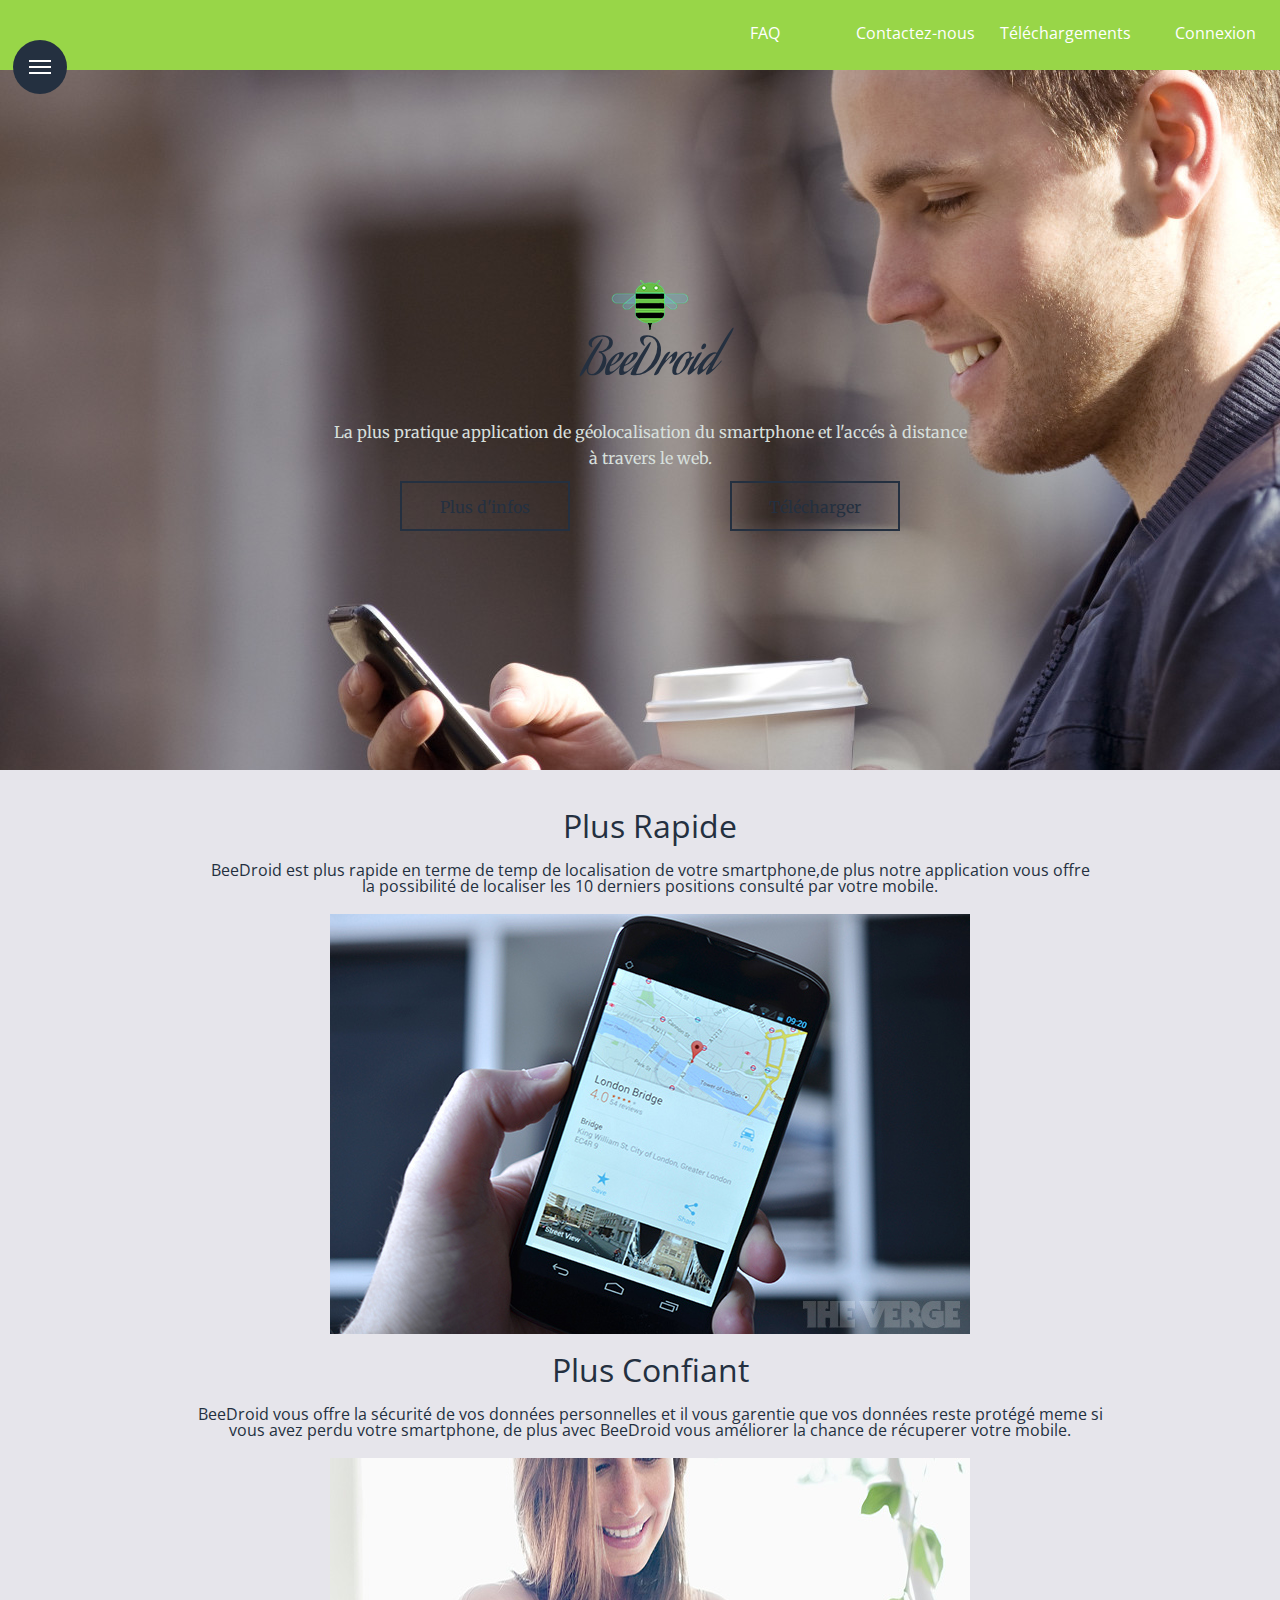
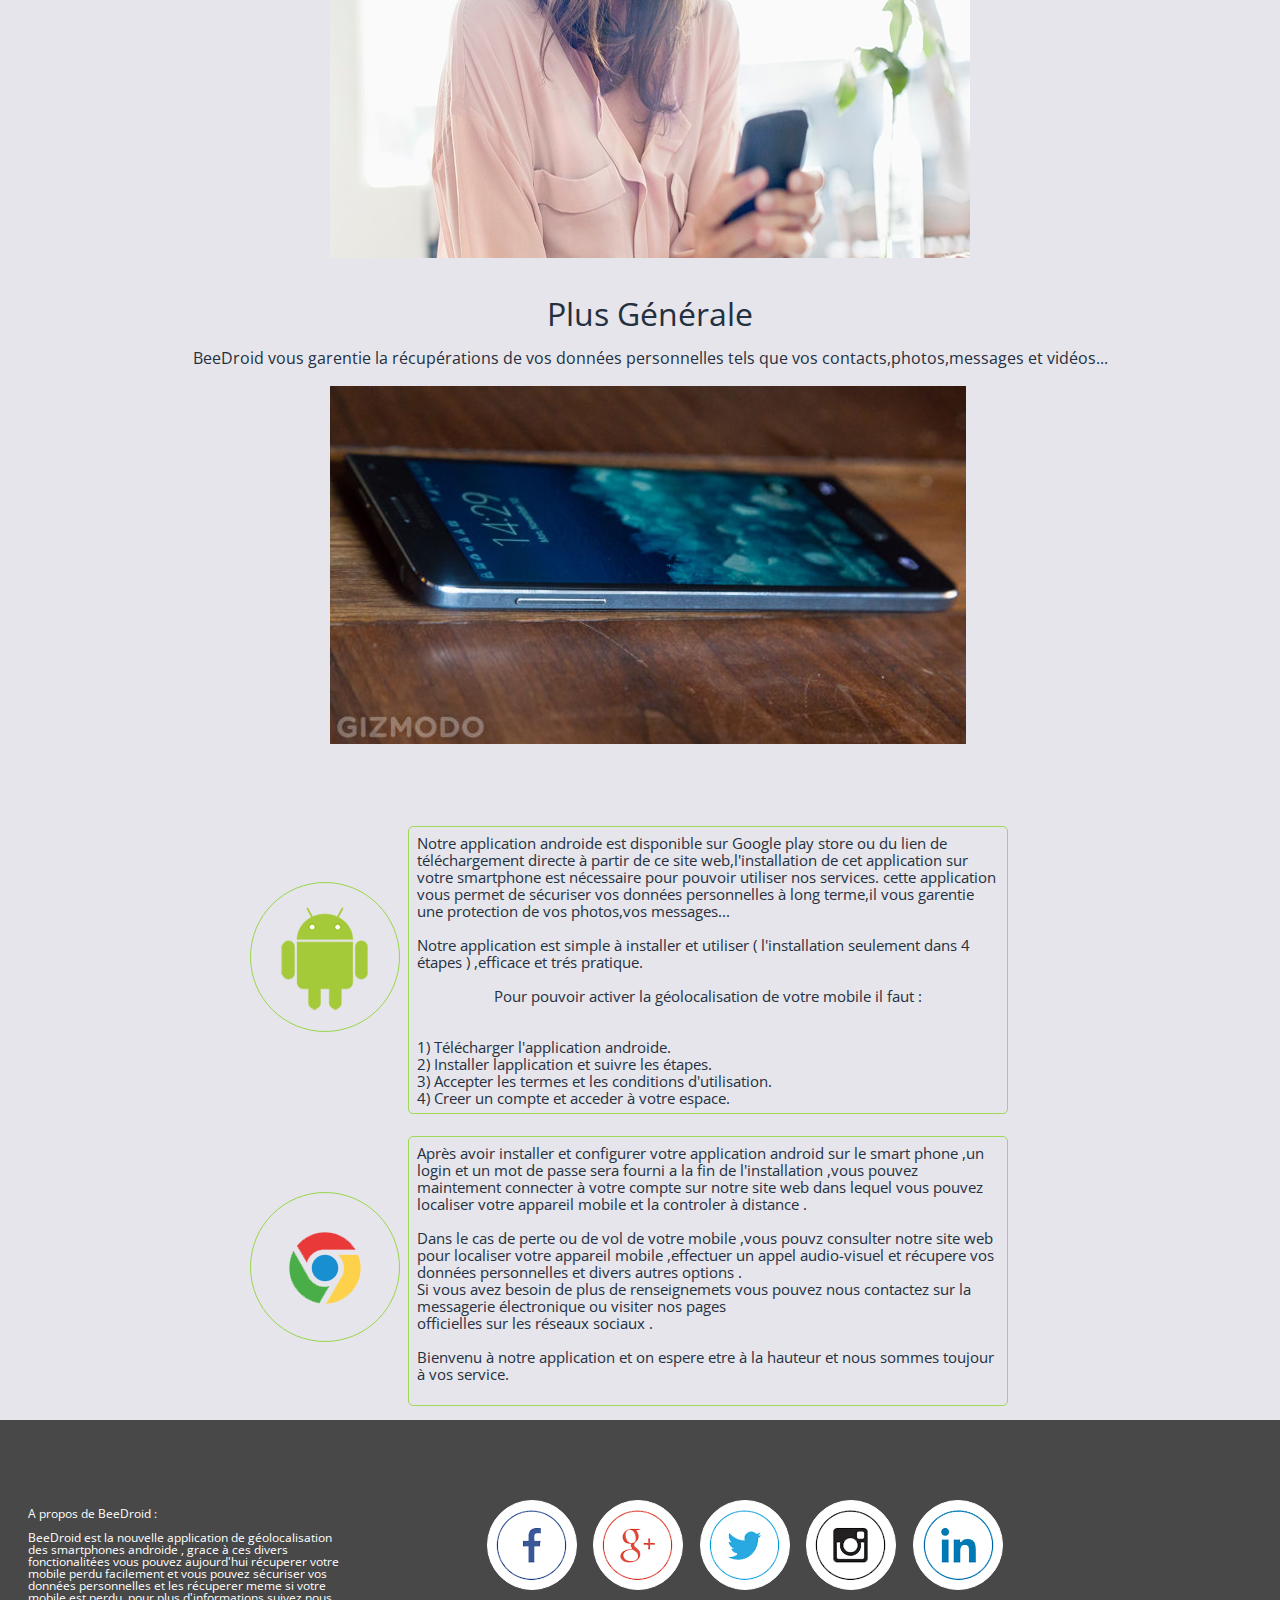
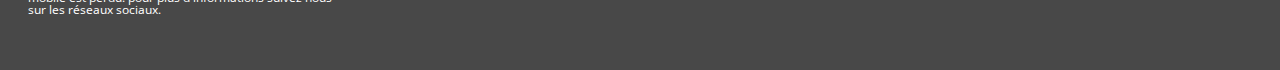
<file: BeeDroid/index.html>
<!doctype html>
<html lang="en" class="no-js">
<head>
	<meta charset="UTF-8">
	<link rel="icon" 
      type="image/ico" 
      href="favicon.ico">

	<link href='http://fonts.googleapis.com/css?family=Open+Sans:400,800,700|Merriweather:400,700' rel='stylesheet' type='text/css'>
    <link async href="http://fonts.googleapis.com/css?family=Aguafina%20Script" rel="stylesheet" type="text/css"/>
	<link rel="stylesheet" href="index/css/reset.css"> <!-- CSS reset -->
	<link rel="stylesheet" href="index/css/style.css"> <!-- Resource style -->
	<script src="index/js/modernizr.js"></script> <!-- Modernizr -->
  	<script src="http://ajax.googleapis.com/ajax/libs/jquery/1.11.2/jquery.min.js"></script>
	<title>BeeDroid | Acceuil</title>
	
	<script type="text/javascript">
	
	var main0='{"visite":"create"}';
$.getJSON("chart/graphvisitor/nbvisite.php",{visitor:main0});
 
	
	
	
	
        var coun=0;
        function fixable_btn(){
        if(coun==0){
        document.getElementById("btncontc").style.position="fixed";
         coun=1;
        }
        else{

        document.getElementById("btncontc").style.position="relative";
        coun=0;
          }
         
         }

	function aff_faq(){
	 window.open("index/FAQ/FAQ.html");
	}
	function log(){
	  document.location.href="load.php";
	}
	function contact(){
	  document.location.href="index/contact.html";
	}
	function facebook_link(){
    window.open("https://www.facebook.com/");
}
function google_link(){
    window.open("https://plus.google.com/104868417430006939754/");
}
function twitter_link(){
    window.open("https://twitter.com/?lang=fr");
}
function instagram_link(){
    window.open("https://instagram.com/");
}
function linked_in_link(){
    window.open("https://www.linkedin.com/uas/login");
}



function tel()
{

document.location.href="download/download.php";

}




	</script>
</head>
<body>
<div class="menu_top">
<a href="#" onClick="log();"><div class="elt_connect">Connexion</div></a>
<a  href="#" onClick="tel();" ><div class="elt_tele">Téléchargements</div></a>
<div class="elt_tele" onClick="contact();">Contactez-nous</div>
<a href="#" onClick="aff_faq();"><div class="elt_tele">FAQ</div></a>
<a id="btncontc" onClick="fixable_btn();" href="#cd-nav" class="cd-nav-trigger" style="float:left;">Menu 
		<span class="cd-nav-icon"></span>

		<svg x="0px" y="0px" width="54px" height="54px" viewBox="0 0 54 54">
			<circle fill="transparent" stroke="#656e79" stroke-width="1" cx="27" cy="27" r="25" stroke-dasharray="157 157" stroke-dashoffset="157"></circle>
		</svg>
	</a>
</div>



	<main style="overflow:hidden;">
		<h1><div class="logo"></div><div class="font1">BeeDroid</div></h1>

		<div style="color: #d6dfdb;text-align:center;"><p>La plus pratique application de géolocalisation du smartphone et l'accés à distance <br> à travers le web.</p></div>
		<div class="buttons_container"><div class="bouton_faq">Plus d'infos</div><div class="bouton_tele" onClick="tel();">Télécharger</div></div>
	</main>

	
	
	<div id="cd-nav" class="cd-nav" style="overflow:hidden;">
		<div class="cd-navigation-wrapper" style="overflow:hidden;">
			<div class="cd-half-block" style="overflow:hidden;">
				<h2>Acceuil</h2>

				<nav>
					<ul class="cd-primary-nav" style="overflow:hidden;">
						<li><a href="#0" class="selected">Notre groupe</a></li>
						<li><a href="#0">Nos services</a></li>
						<li><a href="#0">Nos projects</a></li>
						<li><a href="#0">Informations</a></li>
						<li><a href="#0" onClick="contact();">Contactez nous</a></li>
					</ul>
				</nav>
			</div><!-- .cd-half-block -->
			
			<div class="cd-half-block">
				<address>
					<ul class="cd-contact-info">
						<li><a href="#contact" onClick="contact();">beedroid.service@Gmail.com</a></li>
						<li>+21626346379</li>
						<li>
							<span>Rue corniche</span>
							<span>5000</span>
							<span>Monastir, Tunisie</span>
						</li>
					</ul>
				</address>
			</div> <!-- .cd-half-block -->
		</div> <!-- .cd-navigation-wrapper -->
	</div> <!-- .cd-nav -->
<script src="index/js/jquery-2.1.1.js"></script>
<script src="index/js/main.js"></script> <!-- Resource jQuery -->
<div style="width:100%;height:2500px;background:rgb(230,229,235);">
<div class="infos">

<div>
<div class="titre_p">Plus Rapide</div>
<div class="para">
BeeDroid est plus rapide en terme de temp de localisation de votre smartphone,de plus notre application vous offre <br>
la possibilité de localiser les 10 derniers positions consulté par votre mobile.
</div>
<div class="im1"></div>
</div>

<div>
<div class="titre_p">Plus Confiant</div>
<div class="para">
BeeDroid vous offre la sécurité de vos données personnelles et il vous garentie que vos données reste protégé meme si<br>
vous avez perdu votre smartphone, de plus avec BeeDroid vous améliorer la chance de récuperer votre mobile.
</div>
<div class="im2"></div>
</div>

<div>
<div class="titre_p">Plus Générale</div>
<div class="para">
BeeDroid vous garentie la récupérations de vos données personnelles tels que vos contacts,photos,messages et vidéos...
</div>
<div class="im3"></div>
</div>




<div class="and_container">
<div class="android_logo_circ"><div class="android_logo"></div></div>
<div class="android">
Notre application androide est disponible sur Google play store ou du lien de téléchargement directe à partir de ce site web,l'installation de cet application sur votre smartphone est nécessaire pour pouvoir utiliser nos services.
cette application vous permet de sécuriser vos données personnelles à long terme,il vous garentie une protection de vos photos,vos messages...<br><br>
Notre application est simple à installer et utiliser ( l'installation seulement dans 4 étapes ) ,efficace et trés pratique.<br><br>
<center>Pour pouvoir activer la géolocalisation de votre mobile il faut :</center><br><br>
1) Télécharger l'application androide.<br>
2) Installer lapplication et suivre les étapes.<br>
3) Accepter les termes et les conditions d'utilisation.<br>
4) Creer un compte et acceder à votre espace.
 

</div>


</div>

<div class="web_container">
<div class="web_logo_circ"><div class="web_logo"></div></div>
<div class="web">
Après avoir installer et configurer votre application android sur le smart phone ,un login et un mot de passe sera fourni a la fin
de l'installation ,vous pouvez maintement connecter à votre compte sur notre site web dans lequel vous pouvez localiser votre
appareil mobile et la controler à distance .<br><br>Dans le cas de perte ou de vol de votre mobile ,vous pouvz consulter notre site web 
pour localiser votre appareil mobile ,effectuer un appel audio-visuel et récupere vos données personnelles et divers autres options .<br>
Si vous avez besoin de plus de renseignemets vous pouvez nous contactez sur la messagerie électronique ou visiter nos pages<br>
officielles sur les réseaux sociaux .<br><br>
Bienvenu à notre application et on espere etre à la hauteur et nous sommes toujour à vos service.
 

</div>


</div>






</div>


<div class="footer">
<div class="bottom_div">
A propos de BeeDroid :<br> <br>
BeeDroid est la nouvelle application de géolocalisation des smartphones
androide , grace à ces divers fonctionalitées vous pouvez aujourd'hui 
récuperer votre mobile perdu facilement  et vous pouvez sécuriser vos 
données personnelles et les récuperer meme si votre mobile est perdu.
pour plus d'informations suivez nous sur les réseaux sociaux.
</div>
<div style="margin-left:450px;margin-right:auto;">
<a href="#facebook" onClick="facebook_link();"><div class="facebook_link"><div class="im_fb"></div></div></a>
<a href="#google" onClick="google_link();"><div class="google_link"><div class="im_go"></div></div></a>
<a href="#twitter"  onClick="twitter_link();"><div class="twitter_link"><div class="im_tw"></div></div></a>
<a href="#instagram" onClick="instagram_link();"><div class="linked_link"><div class="im_ins"></div></div></a>
<a href="#linkedin" onClick="linked_in_link();"><div class="insta_link"><div class="im_link"></div></div></a>
</div>

</div>
</div>
</body>
</html>
</file>
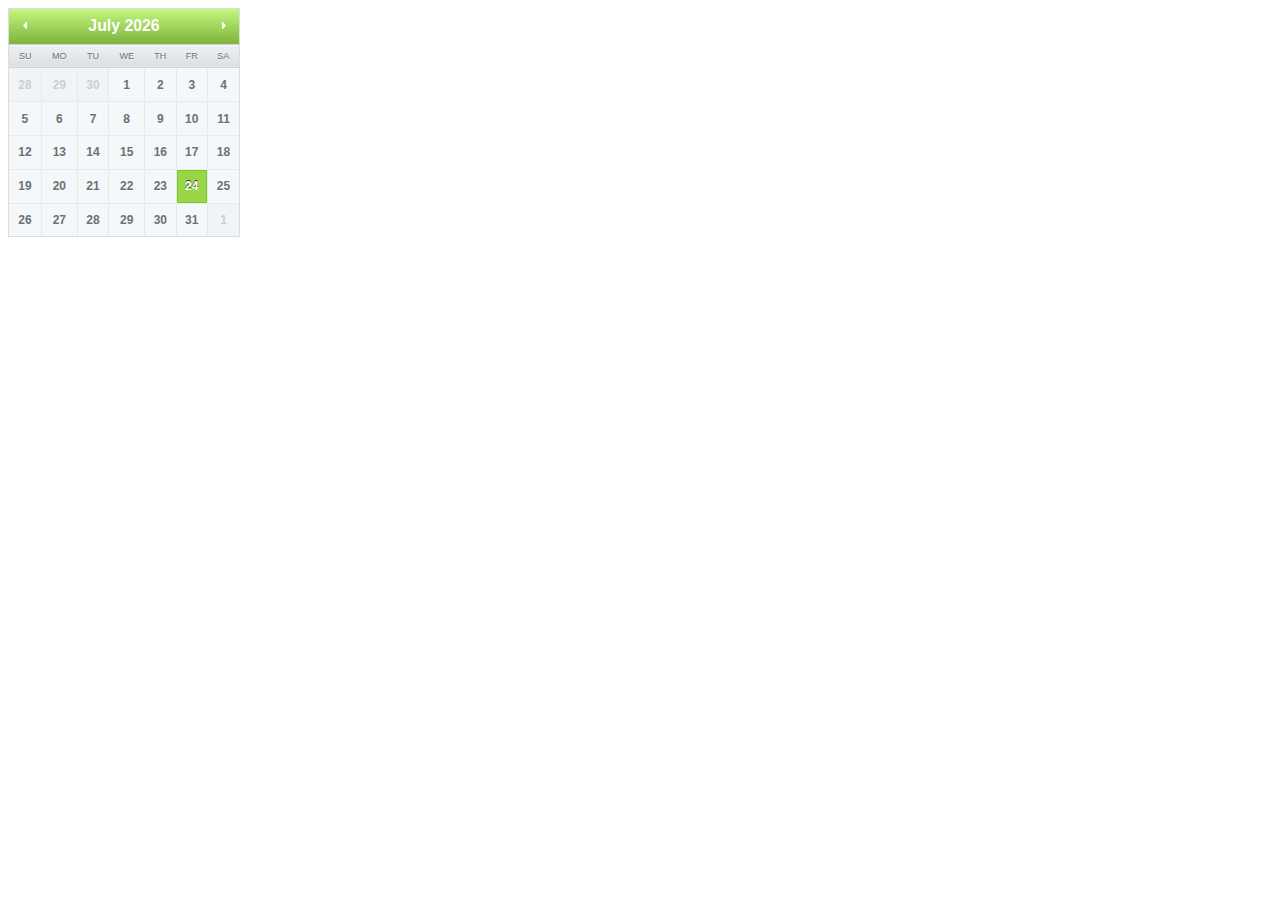
<file: BeeDroid/calend/index.html>
<!doctype html>
<html>
<head>
	<meta charset="utf-8">
	 

	 
	<link href="css/jquery-ui-1.10.1.css" rel="stylesheet">
 
	<link href="css/cangas.datepicker.css" rel="stylesheet">
  

	<script src="js/jquery-1.9.1.js"></script>
	<script src="js/jquery-ui-1.10.1.min.js"></script>
	<script>

	$(function() {	
		$( ".datepicker" ).datepicker({
			inline: true,
			showOtherMonths: true
		});
	});
	</script>

	 
</head>
<body>

 
 
					 
					<div class="datepicker ll-skin-cangas"  ></div>
				 
	 
</body>
</html>
</file>
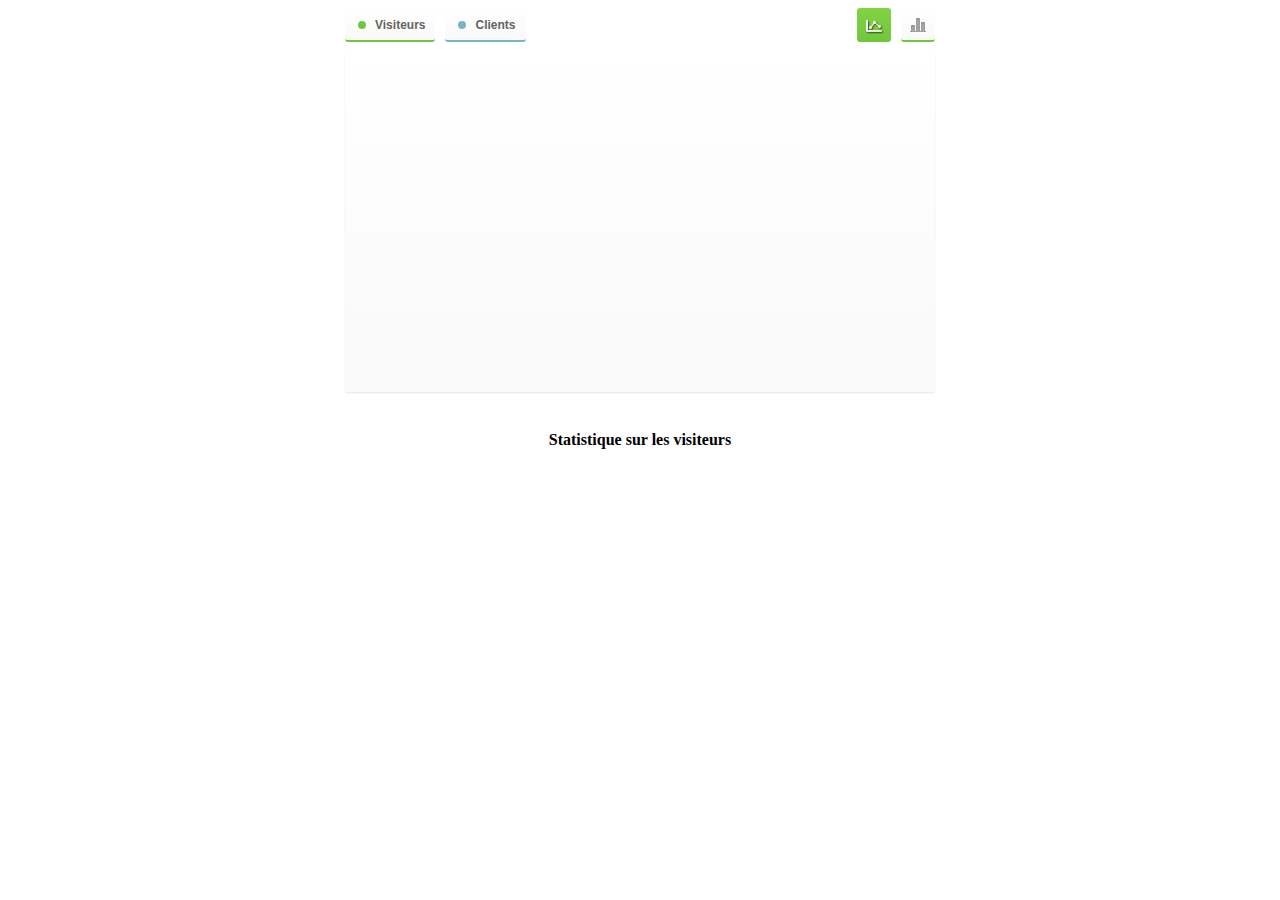
<file: BeeDroid/chart/graphvisitor/index.html>
<!DOCTYPE html>

 

<html>

<head>

	 

 

	 
	<link rel="stylesheet" href="css/graph.css">
<meta name="robots" content="noindex,follow" />
</head>

<body>

<!-- Graph HTML -->
 
<div id="graph-wrapper">
	<div class="graph-info">
		<a href="javascript:void(0)" class="visitors">Visiteurs</a>
		<a href="javascript:void(0)" class="returning">Clients</a>

		<a href="#" id="bars"><span></span></a>
		<a href="#" id="lines" class="active"><span></span></a>
	</div>

	<div class="graph-container">
		<div id="graph-lines"></div>
		<div id="graph-bars"></div>
	</div>
	<br>
 <h4>Statistique sur les visiteurs</h4>
 
<!-- end Graph HTML -->
</div>


<script src="https://ajax.googleapis.com/ajax/libs/jquery/1.7.2/jquery.min.js"></script>
<script src="js/jquery.flot.min.js"></script>
<script>
 
var visitor=[];
var client=[];
 var i=0;
 while(i<25)
 {
 visitor[i]=0;
 client[i]=0;
 i++;
 } 
 
function nbVisitor(json)
	{
	 
	 var t=json.length;
	 var i=0;
	 
	 while(i<t)
	 {
	 var str=json[i]+"";
      //alert("json :"+json[i]);
	 if(str.indexOf("00")!=-1)
	 {
	
	 visitor[0]=visitor[0]+1;
	 
	 }
	 
	 if(str.indexOf("01")!=-1)
	 {
	 visitor[1]=visitor[1]+1;
	 
	 }
	 
	 
	 
	 if(str.indexOf("02")!=-1)
	 {
	 visitor[2]=visitor[2]+1;
	 }
	 
	 if(str.indexOf("03")!=-1)
	 {
	 visitor[3]=visitor[3]+1;
	 }
	 
	 if(str.indexOf("04")!=-1)
	 {
	 visitor[4]=visitor[4]+1;
	 }
	 
	 
	 if(str.indexOf("05")!=-1)
	 {
	 visitor[5]=visitor[5]+1;
	 }
	 
	 
	 if(str.indexOf("06")!=-1)
	 {
	 visitor[6]=visitor[6]+1;
	 }
	 
	 
	 if(str.indexOf("07")!=-1)
	 {
	 visitor[7]=visitor[7]+1;
	 }
	 
	 if(str.indexOf("08")!=-1)
	 {
	 visitor[8]=visitor[8]+1;
	 }
	 
	 
	 if(str.indexOf("09")!=-1)
	 {
	 visitor[9]=visitor[9]+1;
	 }
	 
	 
	 if(str.indexOf("10")!=-1)
	 {
	 visitor[10]=visitor[10]+1;
	 }
	 
	 
	 if(str.indexOf("11")!=-1)
	 {
	 visitor[11]=visitor[11]+1;
	 }
	 
	 
	 if(str.indexOf("12")!=-1)
	 {
	 visitor[12]=visitor[12]+1;
	 }
	 
	 if(str.indexOf("13")!=-1)
	 {
	 visitor[13]=visitor[13]+1;
	 }
	 
	 
	 if(str.indexOf("14")!=-1)
	 {
	 visitor[14]=visitor[14]+1;
	 }
	 
	 
	 if(str.indexOf("15")!=-1)
	 {
	 visitor[15]=visitor[15]+1;
	 }
	 
	 
	 if(str.indexOf("16")!=-1)
	 {
	 visitor[16]=visitor[16]+1;
	 }
	 
	 
	 if(str.indexOf("17")!=-1)
	 {
	 visitor[17]=visitor[17]+1;
	 }
	 
	 
	 if(str.indexOf("18")!=-1)
	 {
	 visitor[18]=visitor[18]+1;
	 }
	 
	 
	 if(str.indexOf("19")!=-1)
	 {
	 visitor[19]=visitor[19]+1;
	 }
	 
	 
	 if(str.indexOf("20")!=-1)
	 {
	 visitor[20]=visitor[20]+1;
	 }
	 
	 
	 if(str.indexOf("21")!=-1)
	 {
	 visitor[21]=visitor[21]+1;
	 }
	 
	 
	 if(str.indexOf("22")!=-1)
	 {
	 visitor[22]=visitor[22]+1;
	 }
	 
	 if(str.indexOf("23")!=-1)
	 {
	 visitor[23]=visitor[23]+1;
	 }
	 
	 
	 
	 i++;
	 }
	
	
	
 
	
	}
	
/********************************nb client*****************************************************/	
	function nbclient(json)
	{
	 
	 var t=json.length;
	 var i=0;
	 
	 while(i<t)
	 {
	 var str=json[i]+"";
      //alert("json :"+json[i]);
	 if(str.indexOf("00")!=-1)
	 {
	
	 client[0]=client[0]+1;
	 
	 }
	 
	 if(str.indexOf("01")!=-1)
	 {
	 client[1]=client[1]+1;
	 
	 }
	 
	 
	 
	 if(str.indexOf("02")!=-1)
	 {
	 client[2]=client[2]+1;
	 }
	 
	 if(str.indexOf("03")!=-1)
	 {
	 client[3]=client[3]+1;
	 }
	 
	 if(str.indexOf("04")!=-1)
	 {
	 client[4]=client[4]+1;
	 }
	 
	 
	 if(str.indexOf("05")!=-1)
	 {
	 client[5]=client[5]+1;
	 }
	 
	 
	 if(str.indexOf("06")!=-1)
	 {
	 client[6]=client[6]+1;
	 }
	 
	 
	 if(str.indexOf("07")!=-1)
	 {
	 client[7]=client[7]+1;
	 }
	 
	 if(str.indexOf("08")!=-1)
	 {
	 client[8]=client[8]+1;
	 }
	 
	 
	 if(str.indexOf("09")!=-1)
	 {
	 client[9]=client[9]+1;
	 }
	 
	 
	 if(str.indexOf("10")!=-1)
	 {
	 client[10]=client[10]+1;
	 }
	 
	 
	 if(str.indexOf("11")!=-1)
	 {
	 client[11]=client[11]+1;
	 }
	 
	 
	 if(str.indexOf("12")!=-1)
	 {
	 client[12]=client[12]+1;
	 }
	 
	 if(str.indexOf("13")!=-1)
	 {
	 client[13]=client[13]+1;
	 }
	 
	 
	 if(str.indexOf("14")!=-1)
	 {
	 client[14]=client[14]+1;
	 }
	 
	 
	 if(str.indexOf("15")!=-1)
	 {
	 client[15]=client[15]+1;
	 }
	 
	 
	 if(str.indexOf("16")!=-1)
	 {
	 client[16]=client[16]+1;
	 }
	 
	 
	 if(str.indexOf("17")!=-1)
	 {
	 client[17]=client[17]+1;
	 }
	 
	 
	 if(str.indexOf("18")!=-1)
	 {
	 client[18]=client[18]+1;
	 }
	 
	 
	 if(str.indexOf("19")!=-1)
	 {
	 client[19]=client[19]+1;
	 }
	 
	 
	 if(str.indexOf("20")!=-1)
	 {
	 client[20]=client[20]+1;
	 }
	 
	 
	 if(str.indexOf("21")!=-1)
	 {
	 client[21]=client[21]+1;
	 }
	 
	 
	 if(str.indexOf("22")!=-1)
	 {
	 client[22]=client[22]+1;
	 }
	 
	 if(str.indexOf("23")!=-1)
	 {
	 client[23]=client[23]+1;
	 }
	 
	 
	 
	 i++;
	 }
	
	
	
 
	
	}
	
	
	
	
	
	
	
	
	
	var main1='{"visite":"nb"}';
$.getJSON("nbvisite.php",{visitor:main1},nbVisitor);

var main1='{"visite":"nbclient"}';
$.getJSON("nbvisite.php",{visitor:main1},nbclient);
		
		
var test=false;
setInterval(function(){ 
var d = new Date();
var n = d.getHours();

if(n==0 && test==false)
{ 
var main1='{"visite":"deleteclient"}';
$.getJSON("nbvisite.php",{visitor:main1});
test=true;
}
 }, 3600000);		

 
var test1=false;
setInterval(function(){ 
var d = new Date();
var n = d.getHours();

if(n==0 && test1==false)
{ 
var main1='{"visite":"deletevisitor"}';
$.getJSON("nbvisite.php",{visitor:main1});
test1=true;
}
 }, 3600000);		
 
 







setTimeout(function(){
 var i=0;
 while(i<24)
 {
 //alert("visitor : "+visitor[i]);
 i++;
 } 

 
$(document).ready(function () {

	// Graph Data ##############################################
	var graphData = [{
			// Visits
			data: [ [00,visitor[0]], [01,visitor[1]], [02,visitor[2]], [03,visitor[3]], [04,visitor[4]], [05,visitor[5]], [06,visitor[6]], [07,visitor[7]], [08,visitor[8]], [09,visitor[9]],[10,visitor[10]],[11,visitor[11]],[12,visitor[12]],[13,visitor[13]],[14,visitor[14]],[15,visitor[15]],[16,visitor[16]],[17,visitor[17]],[18,visitor[18]],[19,visitor[19]],[20,visitor[20]],[21,visitor[21]],[22,visitor[22]],[23,visitor[23]] ],
			color: '#71c73e'
		}, {
			// Returning Visits
			data: [ [00,client[0]], [01,client[1]], [02,client[2]], [03,client[3]], [04,client[4]], [05,client[5]], [06,client[6]], [07,client[7]], [08,client[8]], [09,client[9]],[10,client[10]],[11,client[11]],[12,client[12]],[13,client[13]],[14,client[14]],[15,client[15]],[16,client[16]],[17,client[17]],[18,client[18]],[19,client[19]],[20,client[20]],[21,client[21]],[22,client[22]],[23,client[23]] ],
			color: '#77b7c5',
			points: { radius: 4, fillColor: '#77b7c5' }
		}
	];

	// Lines Graph #############################################
	$.plot($('#graph-lines'), graphData, {
		series: {
			points: {
				show: true,
				radius: 5
			},
			lines: {
				show: true
			},
			shadowSize: 0
		},
		grid: {
			color: '#646464',
			borderColor: 'transparent',
			borderWidth: 20,
			hoverable: true
		},
		xaxis: {
			tickColor: 'transparent',
			tickDecimals: 2
		},
		yaxis: {
			tickSize: 1000
		}
	});

	// Bars Graph ##############################################
	$.plot($('#graph-bars'), graphData, {
		series: {
			bars: {
				show: true,
				barWidth: .9,
				align: 'center'
			},
			shadowSize: 0
		},
		grid: {
			color: '#646464',
			borderColor: 'transparent',
			borderWidth: 20,
			hoverable: true
		},
		xaxis: {
			tickColor: 'transparent',
			tickDecimals: 2
		},
		yaxis: {
			tickSize: 1000
		}
	});

	// Graph Toggle ############################################
	$('#graph-bars').hide();

	$('#lines').on('click', function (e) {
		$('#bars').removeClass('active');
		$('#graph-bars').fadeOut();
		$(this).addClass('active');
		$('#graph-lines').fadeIn();
		e.preventDefault();
	});

	$('#bars').on('click', function (e) {
		$('#lines').removeClass('active');
		$('#graph-lines').fadeOut();
		$(this).addClass('active');
		$('#graph-bars').fadeIn().removeClass('hidden');
		e.preventDefault();
	});

	// Tooltip #################################################
	function showTooltip(x, y, contents) {
		$('<div id="tooltip">' + contents + '</div>').css({
			top: y - 16,
			left: x + 20
		}).appendTo('body').fadeIn();
	}

	var previousPoint = null;

	$('#graph-lines, #graph-bars').bind('plothover', function (event, pos, item) {
		if (item) {
			if (previousPoint != item.dataIndex) {
				previousPoint = item.dataIndex;
				$('#tooltip').remove();
				var x = item.datapoint[0],
					y = item.datapoint[1];
					showTooltip(item.pageX, item.pageY, y + ' visitors at ' + x + '.00h');
			}
		} else {
			$('#tooltip').remove();
			previousPoint = null;
		}
	});

});
},1000);
</script>

</body>

</html>
</file>
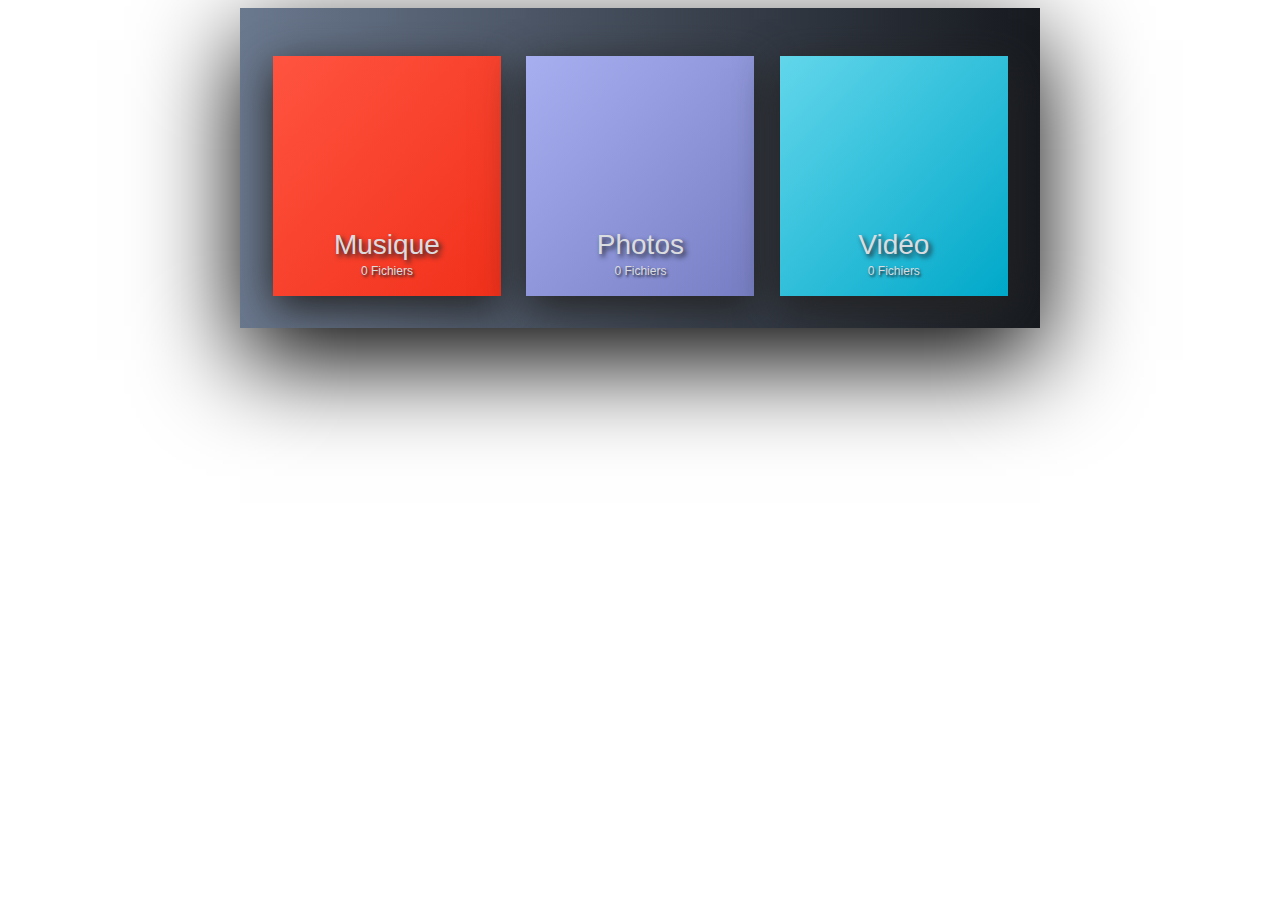
<file: BeeDroid/chart/photo/index.html>
<!DOCTYPE html>
<html>

<head>

  <meta charset="UTF-8">
  <script src="https://code.jquery.com/jquery-1.10.2.js"></script>
   <script src="http://ajax.googleapis.com/ajax/libs/jquery/1.11.2/jquery.min.js"></script>
<script src="https://code.jquery.com/jquery-2.1.3.min.js"></script>
    <link rel="stylesheet" href="css/style.css">

</head>
<script>
  //setTimeout(function(){ },2000);

 
 //alert("o");


</script>
<body>
 
  <div id="div" class="ui">
  
  <div class="ui__main">
    
    <main class="ui__main__content">
     
      <div class="" width=100 height=224>

      </div>
	  
      <ul class="ui__downloadList">
       <li   class="ui__downloadList__item red" data-value=100 data-type=music>
          <div class="ui__downloadList__graphic" width=154 height=160></div>
          <h2 class="ui__downloadList__headline">Musique</h2>
		  
          <div id="v1" class="ui__downloadList__subHeadline">0 Fichiers</div>
		  
        <li class="ui__downloadList__item purple" data-value=958 data-type=photos>
          <div class="ui__downloadList__graphic" width=154 height=160></div>
          <h2 class="ui__downloadList__headline">Photos</h2>
          <h3 id="p1"class="ui__downloadList__subHeadline">0 Fichiers</h3>
        <li class="ui__downloadList__item cyan" data-value=587 data-type=files>
          <div class="ui__downloadList__graphic" width=154 height=160></div>
          <h2 class="ui__downloadList__headline">Vidéo</h2>
          <h3 id="v2"class="ui__downloadList__subHeadline">0 Fichiers</h3>
		  
      </ul>
    </main>
  </div>
</div>
 
  <script src='http://d3js.org/d3.v3.min.js'></script>

  <script src="js/index.js"></script>

</body>

</html>
</file>
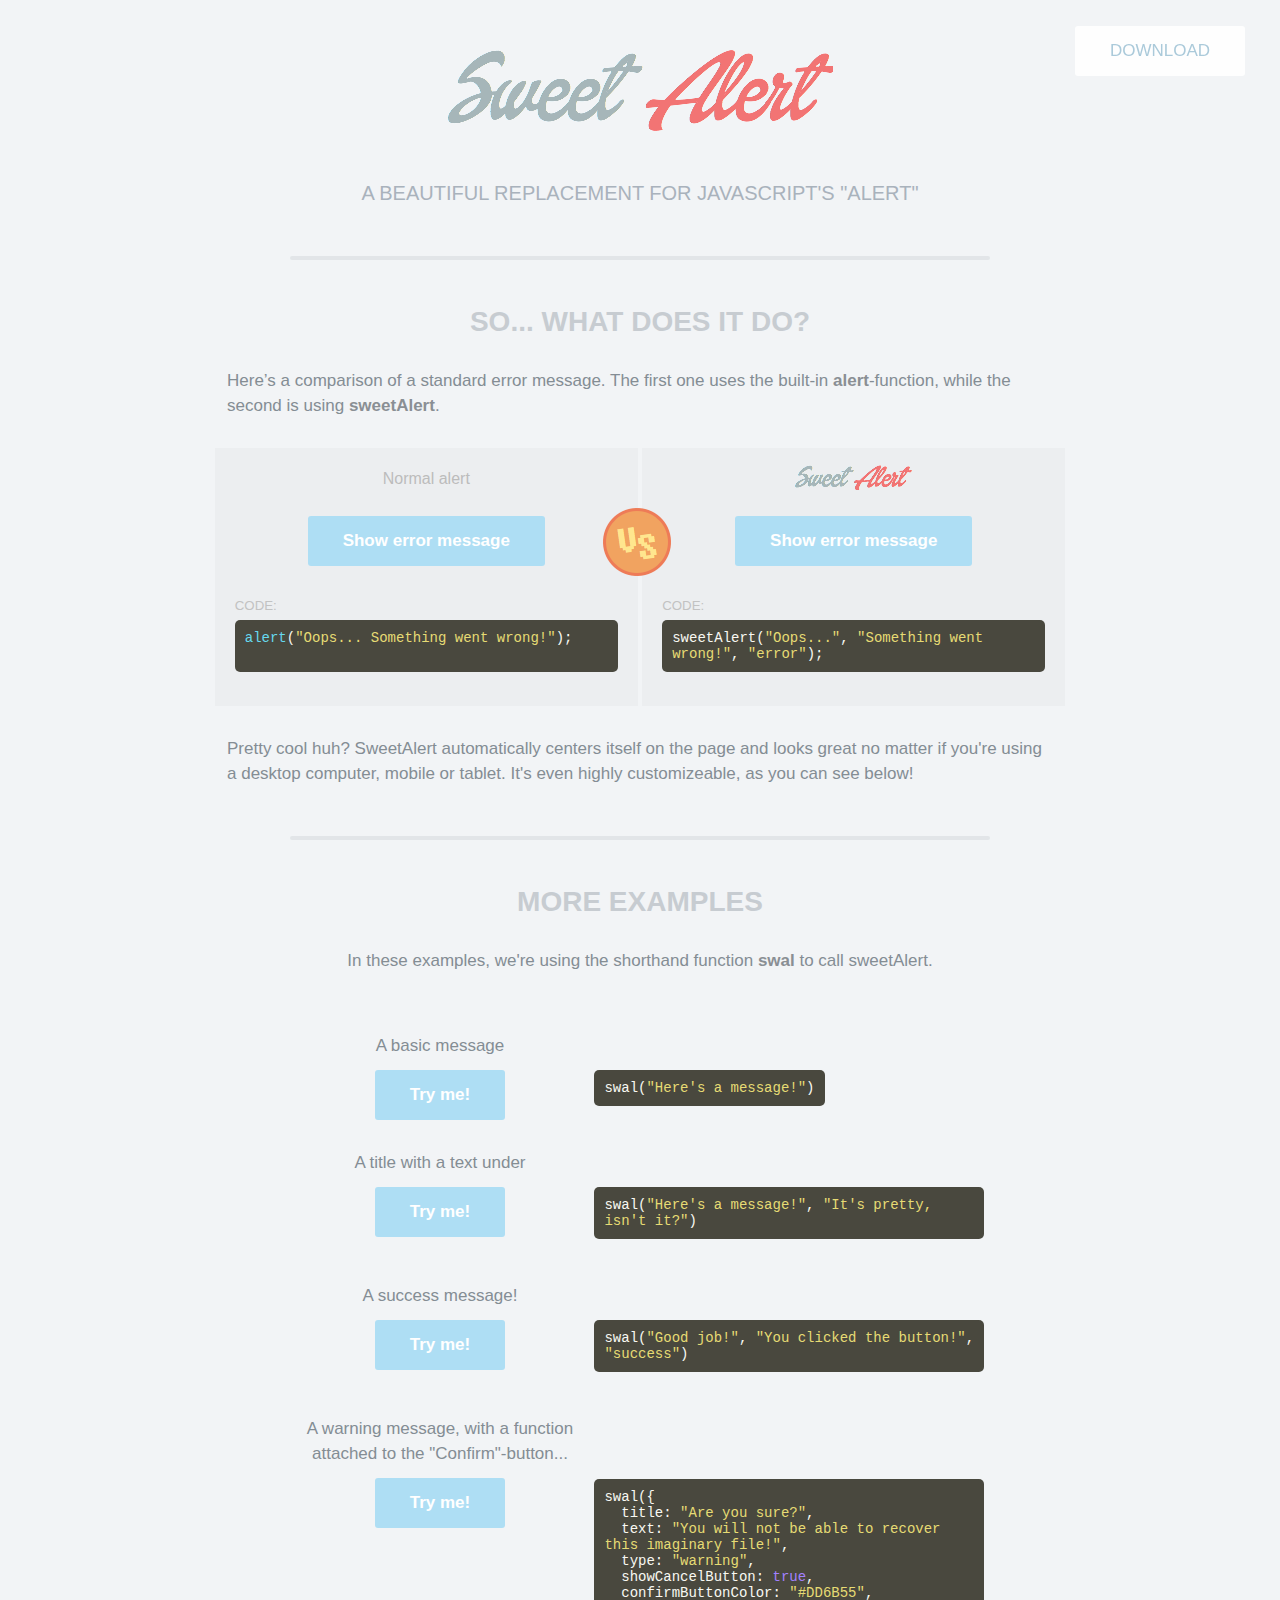
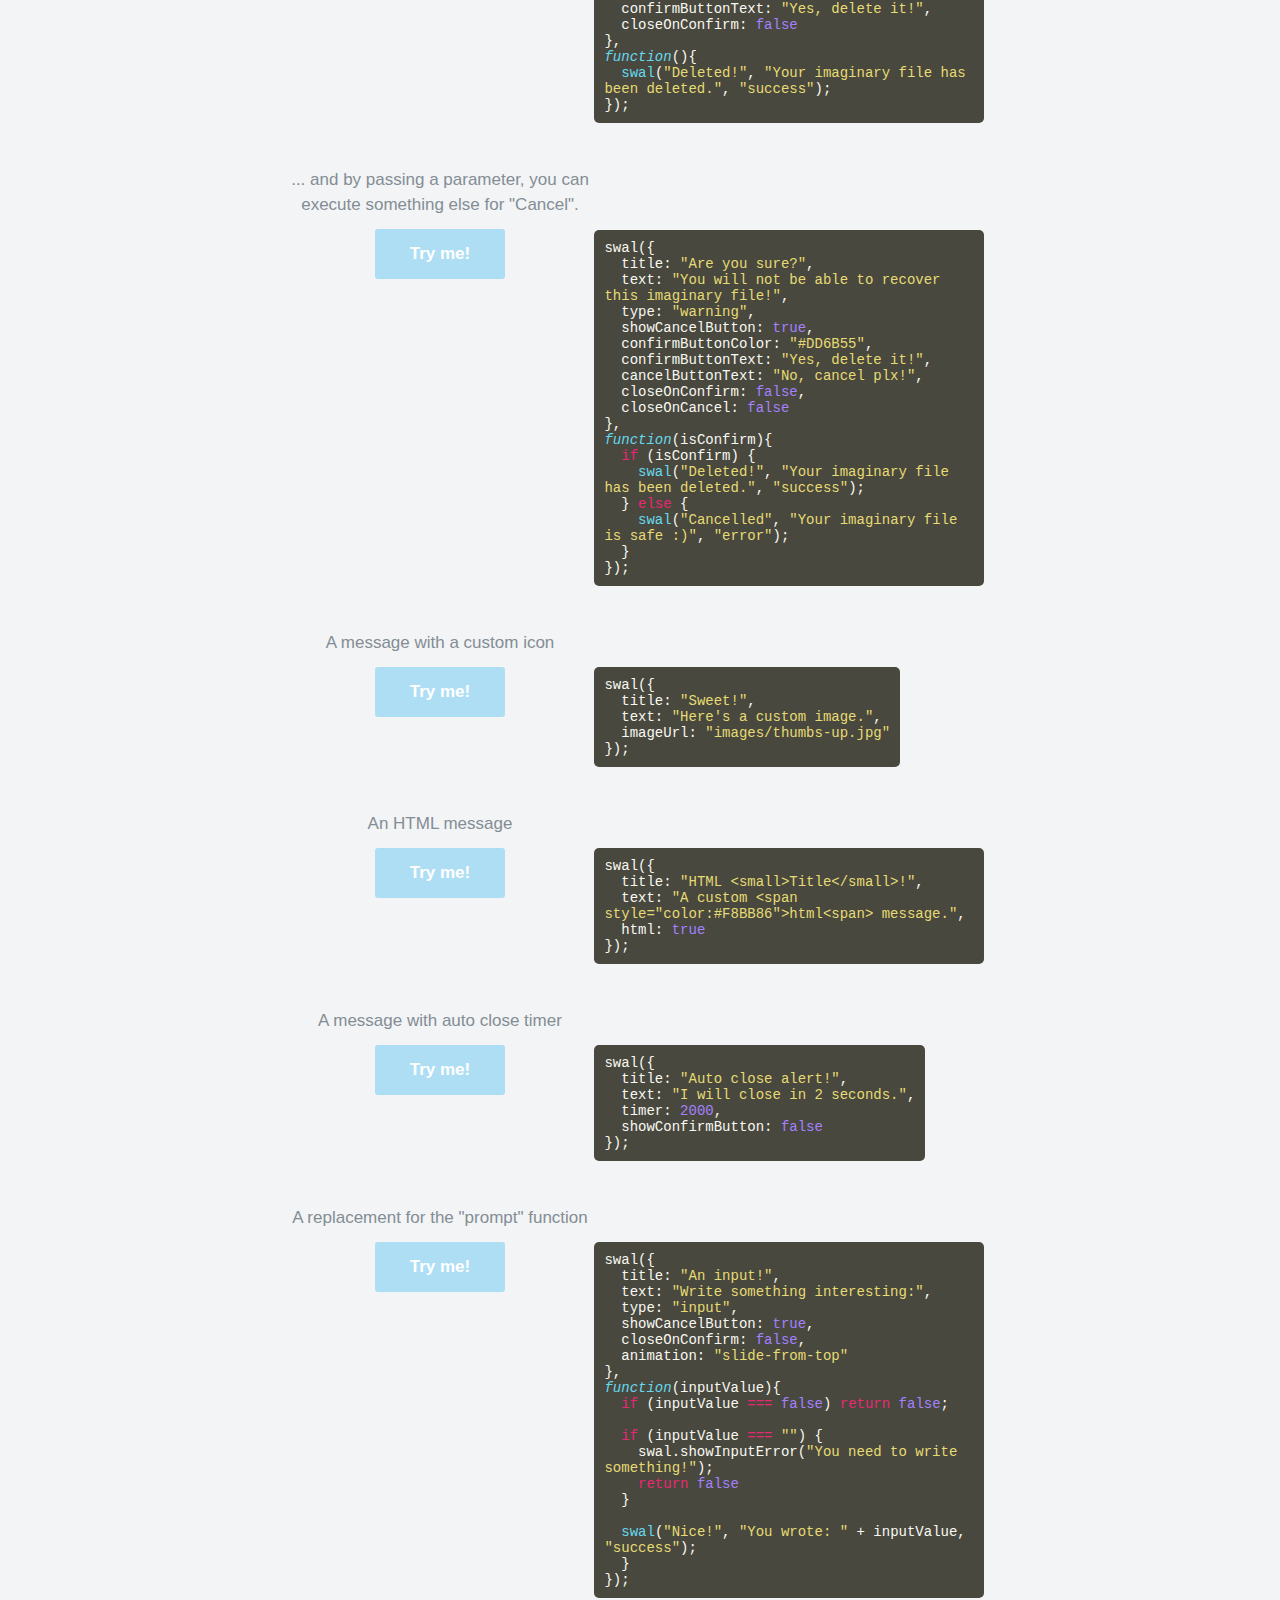
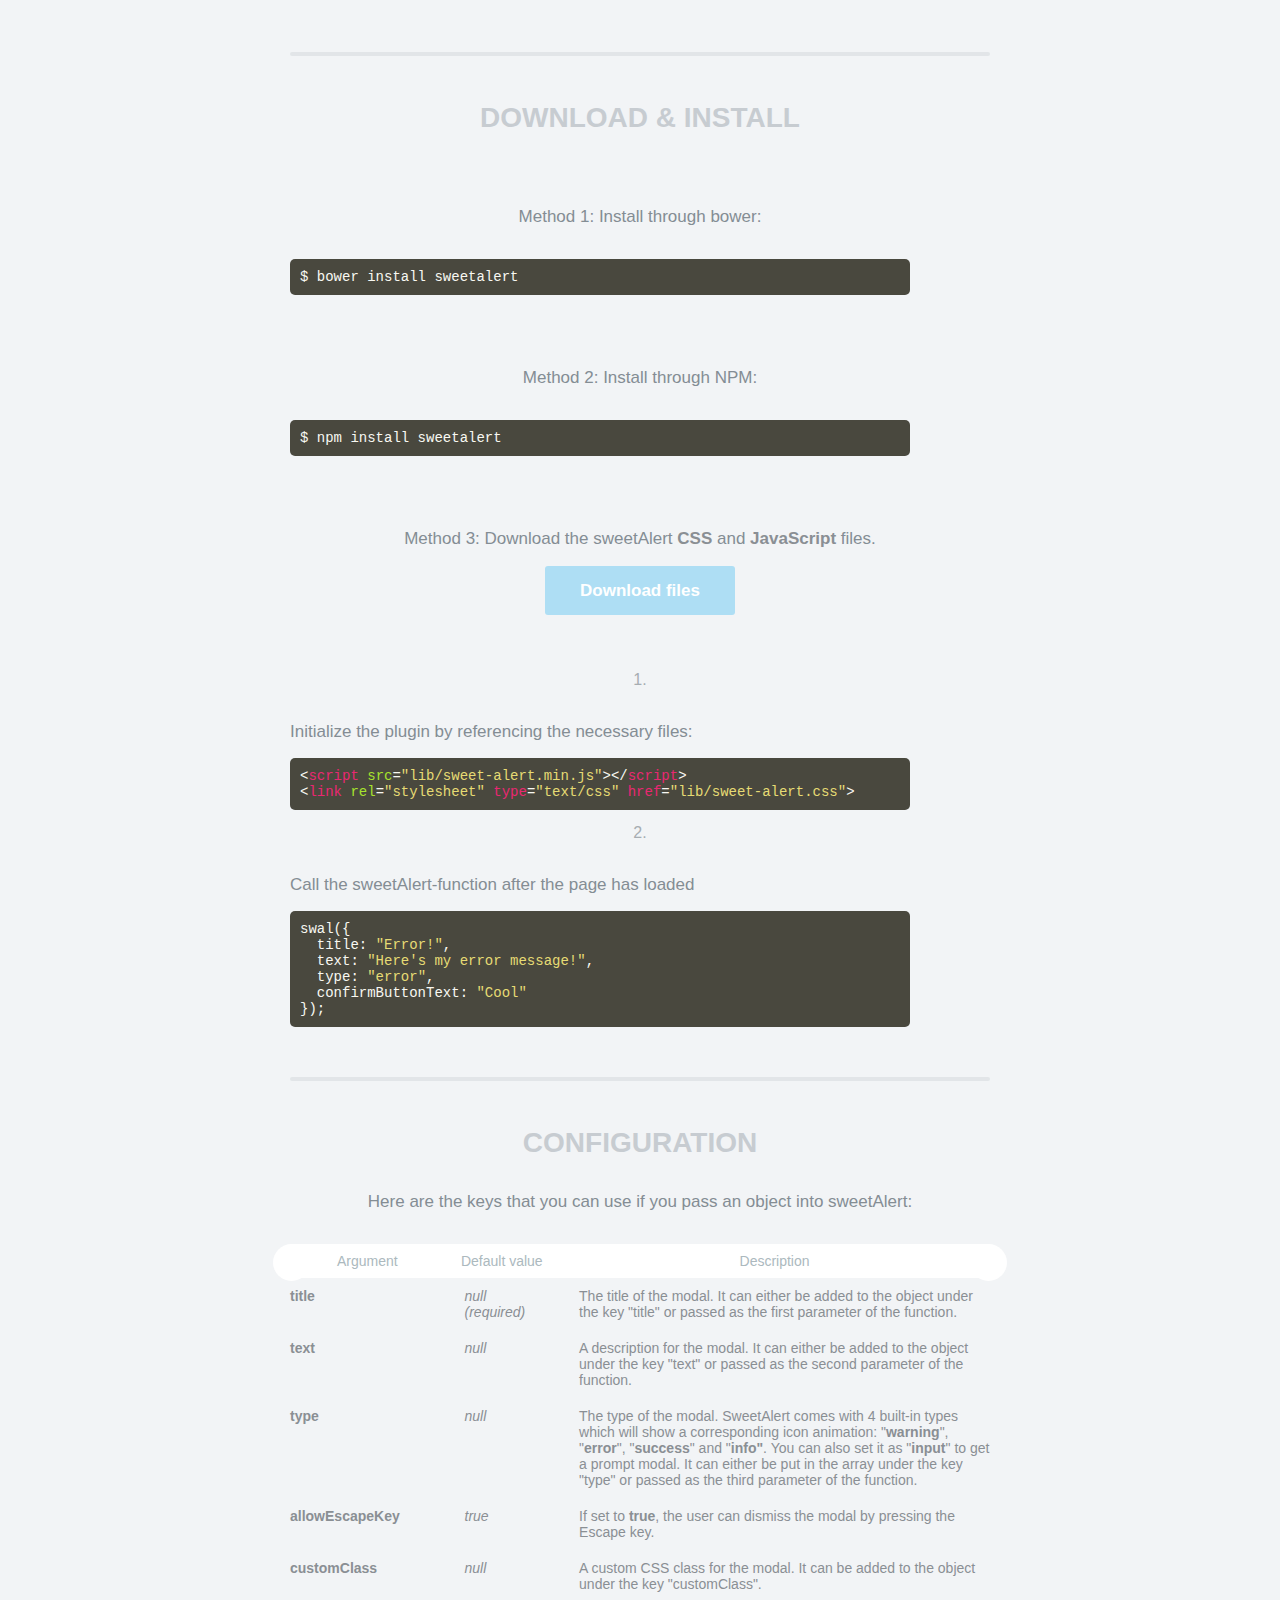
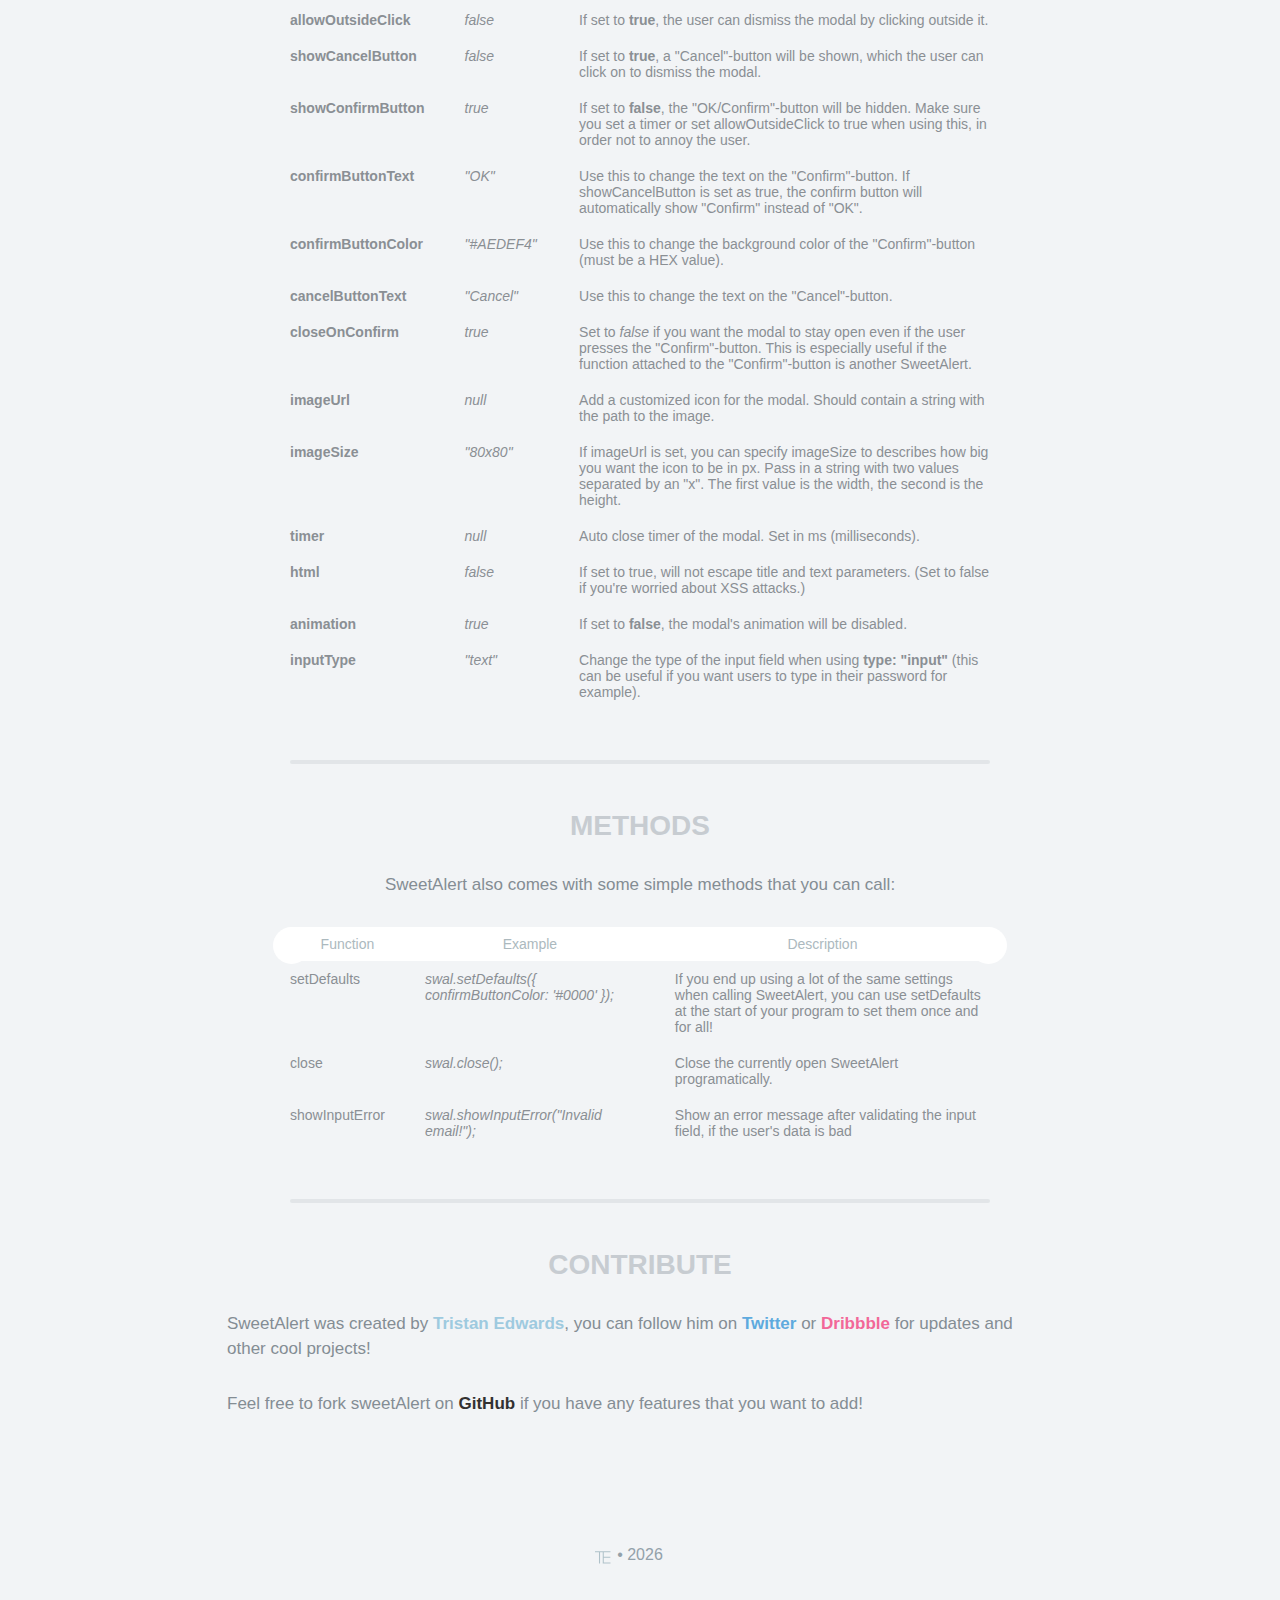
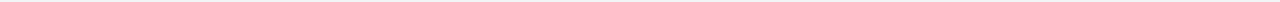
<file: BeeDroid/popup/example/index.html>
<!doctype html>

<html>

<head>
  <meta charset="utf-8">
  <meta name="viewport" content="width=device-width, initial-scale=1, maximum-scale=1, user-scalable=0" />
  <title>SweetAlert</title>
  
  <link rel="stylesheet" href="./example.css">
  <script src="https://code.jquery.com/jquery-2.1.3.min.js"></script>

  <!-- This is what you need -->
  <script src="../lib/sweet-alert.min.js"></script>
  <link rel="stylesheet" href="../lib/sweet-alert.css">
  <!--.......................-->

</head>

<body>

<h1>Sweet Alert</h1>
<h2>A beautiful replacement for Javascript's "Alert"</h2>
<button class="download">Download</button>

<!-- What does it do? -->
<h3>So... What does it do?</h3>
<p>Here’s a comparison of a standard error message. The first one uses the built-in <strong>alert</strong>-function, while the second is using <strong>sweetAlert</strong>.</p>

<div class="showcase normal">
	<h4>Normal alert</h4>
	<button>Show error message</button>

	<h5>Code:</h5>
	<pre><span class="func">alert</span>(<span class="str">"Oops... Something went wrong!"</span>);

	</pre>

	<div class="vs-icon"></div>
</div>

<div class="showcase sweet">
	<h4>Sweet Alert</h4>
	<button>Show error message</button>

	<h5>Code:</h5>
	<pre>sweetAlert(<span class="str">"Oops..."</span>, <span class="str">"Something went wrong!"</span>, <span class="str">"error"</span>);</pre>
</div>

<p>Pretty cool huh? SweetAlert automatically centers itself on the page and looks great no matter if you're using a desktop computer, mobile or tablet. It's even highly customizeable, as you can see below!</p>


<!-- Examples -->
<h3>More examples</h3>

<p class="center">In these examples, we're using the shorthand function <strong>swal</strong> to call sweetAlert.</p>

<ul class="examples">

	<li class="message">
		<div class="ui">
			<p>A basic message</p>
			<button>Try me!</button>
		</div>
		<pre>swal(<span class="str">"Here's a message!"</span>)</pre>
	</li>

	<li class="title-text">
		<div class="ui">
			<p>A title with a text under</p>
			<button>Try me!</button>
		</div>
		<pre>swal(<span class="str">"Here's a message!"</span>, <span class="str">"It's pretty, isn't it?"</span>)</pre>
	</li>

	<li class="success">
		<div class="ui">
			<p>A success message!</p>
			<button>Try me!</button>
		</div>
		<pre>swal(<span class="str">"Good job!"</span>, <span class="str">"You clicked the button!"</span>, <span class="str">"success"</span>)</pre>
	</li>

	<li class="warning confirm">
		<div class="ui">
			<p>A warning message, with a function attached to the "Confirm"-button...</p>
			<button>Try me!</button>
		</div>
		<pre>swal({
&nbsp;&nbsp;title: <span class="str">"Are you sure?"</span>,
&nbsp;&nbsp;text: <span class="str">"You will not be able to recover this imaginary file!"</span>,
&nbsp;&nbsp;type: <span class="str">"warning"</span>,
&nbsp;&nbsp;showCancelButton: <span class="val">true</span>,
&nbsp;&nbsp;confirmButtonColor: <span class="str">"#DD6B55"</span>,
&nbsp;&nbsp;confirmButtonText: <span class="str">"Yes, delete it!"</span>,
&nbsp;&nbsp;closeOnConfirm: <span class="val">false</span>
},
<span class="func"><i>function</i></span>(){
&nbsp;&nbsp;<span class="func">swal</span>(<span class="str">"Deleted!"</span>, <span class="str">"Your imaginary file has been deleted."</span>, <span class="str">"success"</span>);
});</pre>
	</li>

	<li class="warning cancel">
		<div class="ui">
			<p>... and by passing a parameter, you can execute something else for "Cancel".</p>
			<button>Try me!</button>
		</div>
		<pre>swal({
&nbsp;&nbsp;title: <span class="str">"Are you sure?"</span>,
&nbsp;&nbsp;text: <span class="str">"You will not be able to recover this imaginary file!"</span>,
&nbsp;&nbsp;type: <span class="str">"warning"</span>,
&nbsp;&nbsp;showCancelButton: <span class="val">true</span>,
&nbsp;&nbsp;confirmButtonColor: <span class="str">"#DD6B55"</span>,
&nbsp;&nbsp;confirmButtonText: <span class="str">"Yes, delete it!"</span>,
&nbsp;&nbsp;cancelButtonText: <span class="str">"No, cancel plx!"</span>,
&nbsp;&nbsp;closeOnConfirm: <span class="val">false</span>,
&nbsp;&nbsp;closeOnCancel: <span class="val">false</span>
},
<span class="func"><i>function</i></span>(isConfirm){
&nbsp;&nbsp;<span class="tag">if</span> (isConfirm) {
&nbsp;&nbsp;&nbsp;&nbsp;<span class="func">swal</span>(<span class="str">"Deleted!"</span>, <span class="str">"Your imaginary file has been deleted."</span>, <span class="str">"success"</span>);
&nbsp;&nbsp;} <span class="tag">else</span> {
	&nbsp;&nbsp;&nbsp;&nbsp;<span class="func">swal</span>(<span class="str">"Cancelled"</span>, <span class="str">"Your imaginary file is safe :)"</span>, <span class="str">"error"</span>);
&nbsp;&nbsp;}
});</pre>
	</li>

	<li class="custom-icon">
		<div class="ui">
			<p>A message with a custom icon</p>
			<button>Try me!</button>
		</div>
		<pre>swal({
&nbsp;&nbsp;title: <span class="str">"Sweet!"</span>,
&nbsp;&nbsp;text: <span class="str">"Here's a custom image."</span>,
&nbsp;&nbsp;imageUrl: <span class="str">"images/thumbs-up.jpg"</span>
});</pre>
	</li>

	<li class="message-html">
		<div class="ui">
			<p>An HTML message</p>
			<button>Try me!</button>
		</div>
		<pre>swal({
&nbsp;&nbsp;title: <span class="str">"HTML &lt;small&gt;Title&lt;/small&gt;!"</span>,
&nbsp;&nbsp;text: <span class="str">"A custom &lt;span style="color:#F8BB86"&gt;html&lt;span&gt; message."</span>,
&nbsp;&nbsp;html: <span class="val">true</span>
});</pre>
	</li>

	<li class="timer">
		<div class="ui">
			<p>A message with auto close timer</p>
			<button>Try me!</button>
		</div>
		<pre>swal({
&nbsp;&nbsp;title: <span class="str">"Auto close alert!"</span>,
&nbsp;&nbsp;text: <span class="str">"I will close in 2 seconds."</span>,
&nbsp;&nbsp;timer: <span class="val">2000</span>,
&nbsp;&nbsp;showConfirmButton: <span class="val">false</span>
});</pre>
	</li>

	<li class="input">
		<div class="ui">
			<p>A replacement for the "prompt" function</p>
			<button>Try me!</button>
		</div>
		<pre>swal({
&nbsp;&nbsp;title: <span class="str">"An input!"</span>,
&nbsp;&nbsp;text: <span class="str">"Write something interesting:"</span>,
&nbsp;&nbsp;type: <span class="str">"input"</span>,
&nbsp;&nbsp;showCancelButton: <span class="val">true</span>,
&nbsp;&nbsp;closeOnConfirm: <span class="val">false</span>,
&nbsp;&nbsp;animation: <span class="str">"slide-from-top"</span>
},
<span class="func"><i>function</i></span>(inputValue){
&nbsp;&nbsp;<span class="tag">if</span> (inputValue <span class="tag">===</span> <span class="val">false</span>) <span class="tag">return</span> <span class="val">false</span>;
&nbsp;&nbsp;
&nbsp;&nbsp;<span class="tag">if</span> (inputValue <span class="tag">===</span> <span class="str">""</span>) {
&nbsp;&nbsp;&nbsp;&nbsp;swal.showInputError</span>(<span class="str">"You need to write something!"</span>);
&nbsp;&nbsp;&nbsp;&nbsp;<span class="tag">return</span> <span class="val">false</span>
&nbsp;&nbsp;}
&nbsp;&nbsp;
&nbsp;&nbsp;<span class="func">swal</span>(<span class="str">"Nice!"</span>, <span class="str">"You wrote: "</span> + inputValue, <span class="str">"success"</span>);
&nbsp;&nbsp;}
});</pre>
	</li>

</ul>


<!-- Download & Install -->
<h3 id="download-section">Download & install</h3>

<div class="center-container">
	<p class="center"><b>Method 1:</b> Install through bower:</p>
	<pre class="center">$ bower install sweetalert</pre>
</div>

<div class="center-container">
	<p class="center"><b>Method 2:</b> Install through NPM:</p>
	<pre class="center">$ npm install sweetalert</pre>
</div>

<p class="center"><b>Method 3:</b> Download the sweetAlert <strong>CSS</strong> and <strong>JavaScript</strong> files.</p>

<a class="button" href="https://github.com/t4t5/sweetalert/archive/master.zip" download>Download files</a>

<ol>
	<li>
		<p>Initialize the plugin by referencing the necessary files:</p>
		<pre>&lt;<span class="tag">script</span> <span class="attr">src</span>=<span class="str">"lib/sweet-alert.min.js"</span>&gt;&lt;/<span class="tag">script</span>&gt;
&lt;<span class="tag">link</span> <span class="attr">rel</span>=<span class="str">"stylesheet"</span> <span class="tag">type</span>=<span class="str">"text/css"</span> <span class="tag">href</span>=<span class="str">"lib/sweet-alert.css"</span>&gt;</pre>
	</li>

	<li>
		<p>Call the sweetAlert-function after the page has loaded</p>
		<pre>swal({
&nbsp;&nbsp;title: <span class="str">"Error!"</span>,
&nbsp;&nbsp;text: <span class="str">"Here's my error message!"</span>,
&nbsp;&nbsp;type: <span class="str">"error"</span>,
&nbsp;&nbsp;confirmButtonText: <span class="str">"Cool"</span>
});
</pre>
	</li>
</ol>



<!-- Configuration -->
<h3>Configuration</h3>

<p class="center">Here are the keys that you can use if you pass an object into sweetAlert:</p>

<table>
	<tr class="titles">
		<th>
			<div class="border-left"></div>
			Argument
		</th>
		<th>Default value</th>
		<th>
			<div class="border-right"></div>
			Description
		</th>
	</tr>
	<tr>
		<td><b>title</b></td>
		<td><i>null (required)</i></td>
		<td>The title of the modal. It can either be added to the object under the key "title" or passed as the first parameter of the function.</td>
	</tr>
	<tr>
		<td><b>text</b></td>
		<td><i>null</i></td>
		<td>A description for the modal. It can either be added to the object under the key "text" or passed as the second parameter of the function.</td>
	</tr>
	<tr>
		<td><b>type</b></td>
		<td><i>null</i></td>
		<td>The type of the modal. SweetAlert comes with 4 built-in types which will show a corresponding icon animation: "<strong>warning</strong>", "<strong>error</strong>", "<strong>success</strong>" and "<strong>info"</strong>. You can also set it as "<strong>input</strong>" to get a prompt modal. It can either be put in the array under the key "type" or passed as the third parameter of the function.</td>
	</tr>
    <tr>
      <td><b>allowEscapeKey</b></td>
      <td><i>true</i></td>
      <td>If set to <strong>true</strong>, the user can dismiss the modal by pressing the Escape key.</td>
    </tr>
	<tr>
		<td><b>customClass</b></td>
		<td><i>null</i></td>
		<td>A custom CSS class for the modal. It can be added to the object under the key "customClass".</td>
	</tr>
	<tr>
		<td><b>allowOutsideClick</b></td>
		<td><i>false</i></td>
		<td>If set to <strong>true</strong>, the user can dismiss the modal by clicking outside it.</td>
	</tr>
	<tr>
		<td><b>showCancelButton</b></td>
		<td><i>false</i></td>
		<td>If set to <strong>true</strong>, a "Cancel"-button will be shown, which the user can click on to dismiss the modal.</td>
	</tr>
	<tr>
		<td><b>showConfirmButton</b></td>
		<td><i>true</i></td>
		<td>If set to <strong>false</strong>, the "OK/Confirm"-button will be hidden. Make sure you set a timer or set allowOutsideClick to true when using this, in order not to annoy the user.</td>
	</tr>
	<tr>
		<td><b>confirmButtonText</b></td>
		<td><i>"OK"</i></td>
		<td>Use this to change the text on the "Confirm"-button. If showCancelButton is set as true, the confirm button will automatically show "Confirm" instead of "OK".</td>
	</tr>
	<tr>
		<td><b>confirmButtonColor</b></td>
		<td><i>"#AEDEF4"</i></td>
		<td>Use this to change the background color of the "Confirm"-button (must be a HEX value).</td>
	</tr>
	<tr>
		<td><b>cancelButtonText</b></td>
		<td><i>"Cancel"</i></td>
		<td>Use this to change the text on the "Cancel"-button.</td>
	</tr>
	<tr>
		<td><b>closeOnConfirm</b></td>
		<td><i>true</i></td>
		<td>Set to <i>false</i> if you want the modal to stay open even if the user presses the "Confirm"-button. This is especially useful if the function attached to the "Confirm"-button is another SweetAlert.</td>
	</tr>
	<tr>
		<td><b>imageUrl</b></td>
		<td><i>null</i></td>
		<td>Add a customized icon for the modal. Should contain a string with the path to the image.</td>
	</tr>
	<tr>
		<td><b>imageSize</b></td>
		<td><i>"80x80"</i></td>
		<td>If imageUrl is set, you can specify imageSize to describes how big you want the icon to be in px. Pass in a string with two values separated by an "x". The first value is the width, the second is the height.</td>
	</tr>
	<tr>
		<td><b>timer</b></td>
		<td><i>null</i></td>
		<td>Auto close timer of the modal. Set in ms (milliseconds).</td>
	</tr>
	<tr>
		<td><b>html</b></td>
		<td><i>false</i></td>
		<td>If set to true, will not escape title and text parameters. (Set to false if you're worried about XSS attacks.)</td>
	</tr>
	<tr>
		<td><b>animation</b></td>
		<td><i>true</i></td>
		<td>If set to <strong>false</strong>, the modal's animation will be disabled.</td>
	</tr>
	<tr>
		<td><b>inputType</b></td>
		<td><i>"text"</i></td>
		<td>Change the type of the input field when using <strong>type: "input"</strong> (this can be useful if you want users to type in their password for example).</td>
	</tr>
</table>


<!-- Methods -->
<h3>Methods</h3>

<p class="center">SweetAlert also comes with some simple methods that you can call:</p>

<table>
	<tr class="titles">
		<th>
			<div class="border-left"></div>
			Function
		</th>
		<th>Example</th>
		<th>
			<div class="border-right"></div>
			Description
		</th>
	</tr>
	<tr>
		<td>setDefaults</td>
		<td><i>swal.setDefaults({ confirmButtonColor: '#0000' });</i></td>
		<td>If you end up using a lot of the same settings when calling SweetAlert, you can use setDefaults at the start of your program to set them once and for all!</td>
	</tr>
	<tr>
		<td>close</td>
		<td><i>swal.close();</i></td>
		<td>Close the currently open SweetAlert programatically.</td>
	</tr>
	<tr>
		<td>showInputError</td>
		<td><i>swal.showInputError("Invalid email!");</i></td>
		<td>Show an error message after validating the input field, if the user's data is bad</td>
	</tr>
</table>



<!-- Contribute -->
<h3>Contribute</h3>
<p>SweetAlert was created by <a href="http://tristanedwards.me" target="_blank">Tristan Edwards</a>, you can follow him on <a href="https://twitter.com/t4t5" target="_blank" class="twitter">Twitter</a> or <a href="https://dribbble.com/tristanedwards" target="_blank" class="dribbble">Dribbble</a> for updates and other cool projects!</p>
<p>Feel free to fork sweetAlert on <a href="https://github.com/t4t5/sweetalert" class="github">GitHub</a> if you have any features that you want to add!</p>


<footer>
	<span class="te-logo">TE</span> • <script>document.write(new Date().getFullYear())</script>
</footer>


<script>

document.querySelector('button.download').onclick = function(){
	$("html, body").animate({ scrollTop: $("#download-section").offset().top }, 1000);
};

document.querySelector('.showcase.normal button').onclick = function(){
	alert("Oops... Something went wrong!");
};

document.querySelector('.showcase.sweet button').onclick = function(){
	swal("Oops...", "Something went wrong!", "error");
};

document.querySelector('ul.examples li.message button').onclick = function(){
	swal("Here's a message!");
};

document.querySelector('ul.examples li.timer button').onclick = function(){
	swal({
		title: "Auto close alert!",
		text: "I will close in 2 seconds.",
		timer: 2000,
		showConfirmButton: false
	});
};

document.querySelector('ul.examples li.title-text button').onclick = function(){
	swal("Here's a message!", "It's pretty, isn't it?");
};

document.querySelector('ul.examples li.success button').onclick = function(){
	swal("Good job!", "You clicked the button!", "success");
};

document.querySelector('ul.examples li.warning.confirm button').onclick = function(){
	swal({
		title: "Are you sure?",
		text: "You will not be able to recover this imaginary file!",
		type: "warning",
		showCancelButton: true,
		confirmButtonColor: '#DD6B55',
		confirmButtonText: 'Yes, delete it!',
		closeOnConfirm: false
	},
	function(){
		swal("Deleted!", "Your imaginary file has been deleted!", "success");
	});
};

document.querySelector('ul.examples li.warning.cancel button').onclick = function(){
	swal({
		title: "Are you sure?",
		text: "You will not be able to recover this imaginary file!",
		type: "warning",
		showCancelButton: true,
		confirmButtonColor: '#DD6B55',
		confirmButtonText: 'Yes, delete it!',
		cancelButtonText: "No, cancel plx!",
		closeOnConfirm: false,
		closeOnCancel: false
	},
	function(isConfirm){
    if (isConfirm){
      swal("Deleted!", "Your imaginary file has been deleted!", "success");
    } else {
      swal("Cancelled", "Your imaginary file is safe :)", "error");
    }
	});
};

document.querySelector('ul.examples li.custom-icon button').onclick = function(){
	swal({
		title: "Sweet!",
		text: "Here's a custom image.",
		imageUrl: 'images/thumbs-up.jpg'
	});
};

document.querySelector('ul.examples li.message-html button').onclick = function(){
	swal({
		title: "HTML <small>Title</small>!",
		text: 'A custom <span style="color:#F8BB86">html<span> message.',
		html: true
	});
};

document.querySelector('ul.examples li.input button').onclick = function(){
	swal({
		title: "An input!",
		text: 'Write something interesting:',
		type: 'input',
		showCancelButton: true,
		closeOnConfirm: false,
		animation: "slide-from-top"
	}, 
	function(inputValue){
		if (inputValue === false) return false;

		if (inputValue === "") {
			swal.showInputError("You need to write something!");
			return false;
		}
		
		swal("Nice!", 'You wrote: ' + inputValue, "success");
		
	});
};

</script>



</body>

</html>
</file>
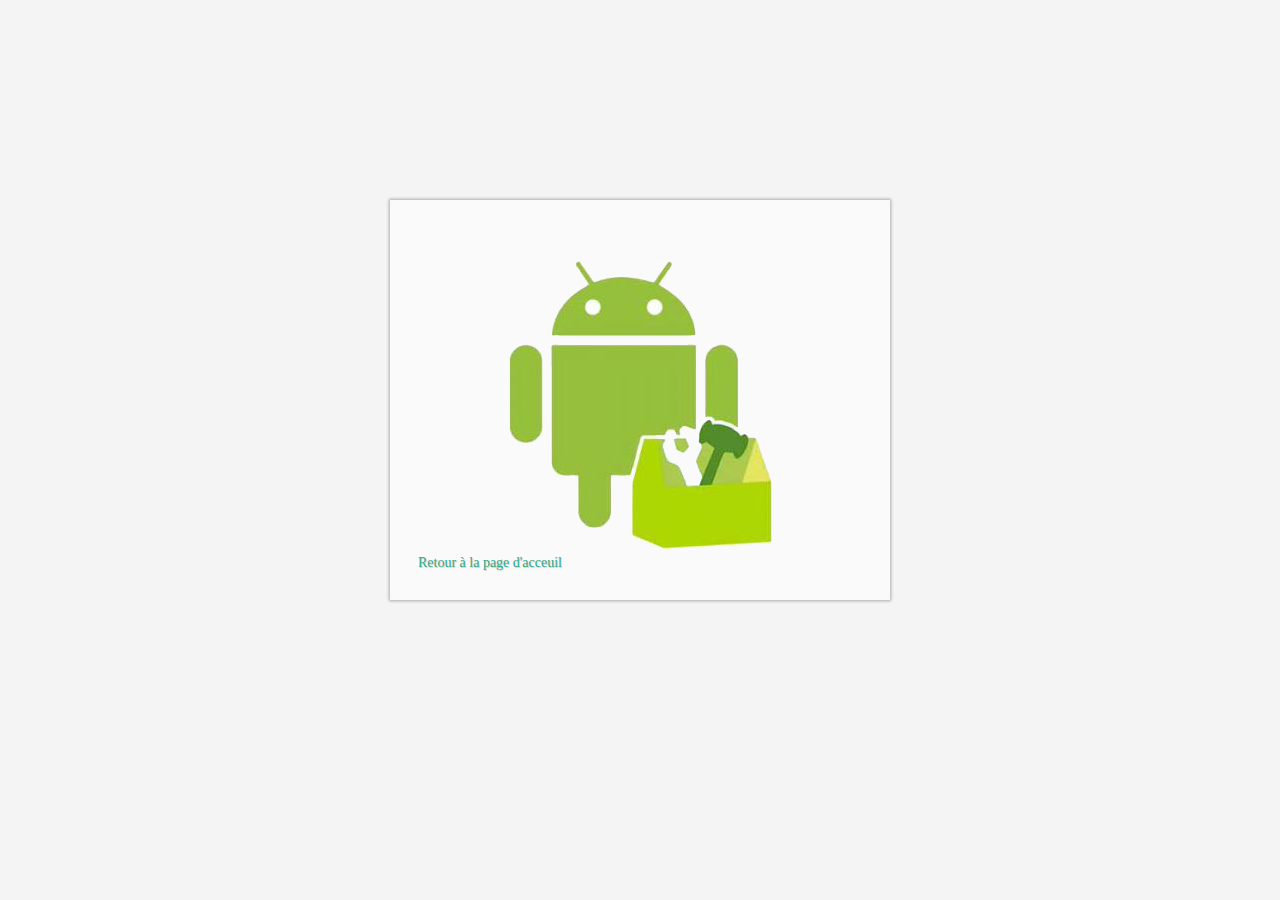
<file: BeeDroid/site.html>
﻿<html>


<head>


</head>

<style>
.div1 {
 
  width: 500px;
  height: 400px;
  margin-left:auto;
  margin-right:auto;
  margin-top:200px;
  overflow: hidden;
  border: none;
  background:#FAFAFA;
  font: normal 16px/1 "Times New Roman", Times, serif;
  color: rgba(0,0,0,1);
  text-align: center;
  -o-text-overflow: ellipsis;
  text-overflow: ellipsis;
  -webkit-box-shadow: 0 0 3px 1px rgba(0,0,0,0.3) ;
  box-shadow: 0 0 3px 1px rgba(0,0,0,0.3) ;
  text-shadow: 1px 1px 1px rgba(0,0,0,0.2) ;
}



.bo{
text-align:center;
height:550px;
}
.lien{
font: normal 14px "Times New Roman", Times, serif;
 
 color: #35a785;
  text-decoration: none;
height:25px;
width:200px;
float:left;
margin-top:5px;
}
.tool{
background-image:url("tool.png");
background-repeat:no-repeat;
margin-left:auto;
margin-right:auto;
height:290px;
width:265px;
margin-top:60px;
}

</style>


<script>
function redirect(){
document.location.href="load.php";
}

</script>


<body bgcolor="#F4F4F4" class="bo">

<div class="div1"><div class="tool"></div><a href="#" onClick="redirect();"><div class="lien">Retour à la page d'acceuil</div></a></div>



</body>
</html>
</file>
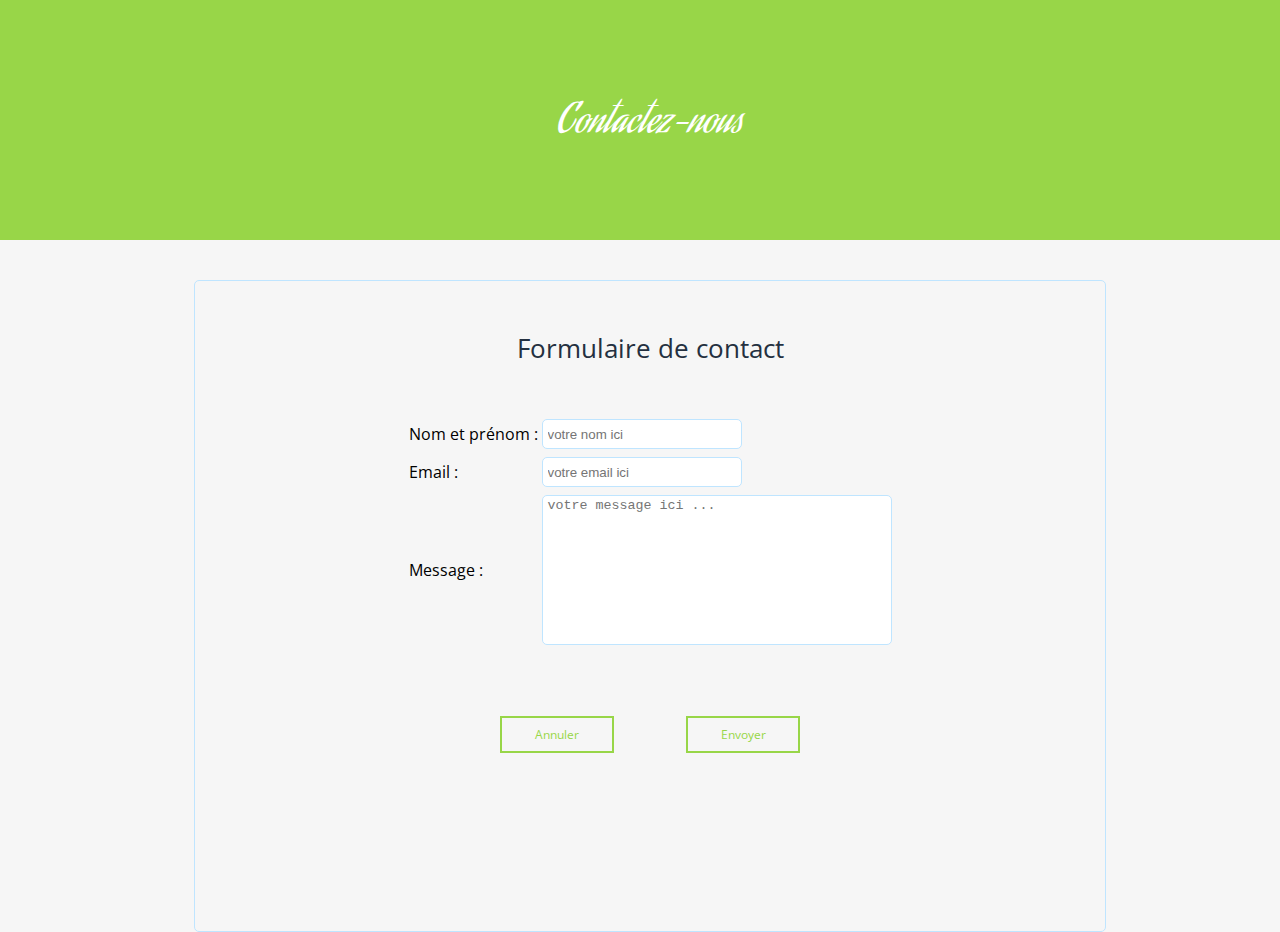
<file: BeeDroid/index/contact.html>
﻿<html>
<head>
	 <link rel="icon" 
      type="image/ico" 
      href="../favicon.ico">
    <link async href="http://fonts.googleapis.com/css?family=Aguafina%20Script" rel="stylesheet" type="text/css"/>
	<link href='http://fonts.googleapis.com/css?family=Open+Sans:400,800,700|Merriweather:400,700' rel='stylesheet' type='text/css'>
	 <script src="js/jquery-1.9.1.min.js" type="text/javascript"></script>
	
<title>BeeDroid | Contactez-nous</title>
<style>
.header{
height:240px;
width100%;
background:rgba(152,214,72,1);
text-align:center;
min-width:1300px;
}
.font1{
height:70px;
width:100%;

font: normal 40px/1 "Aguafina Script", Helvetica, sans-serif;
color: #fff;
margin-left:auto;
margin-right:auto;
padding-top:8%;

}
html, body {
  height: 900px;
  width: 100%;
  min-width:1300px;
  padding: 0;
  margin: 0;
  background:#f6f6f6;
   text-align:center;
-webkit-user-select: none;
     -moz-user-select: -moz-none;
      -ms-user-select: none;
          user-select: none;

}
.font2{
font-size: 1.6rem;
  font-family: "Open Sans", sans-serif;
  color: rgba(36,48,64,1);

}

.container{
padding-top:50px;
border: 1px solid #BFE5FF;
border-radius: 5px;
width:70%;
height:600px;
margin-left:auto;
margin-right:auto;
margin-top:40px;
margin-bottom:40px;
font-size: 12px;
  font-family: "Open Sans", sans-serif;
  color: rgba(36,48,64,1);
}
.tab{
padding-top:50px;
margin-left:auto;
margin-right:auto;
height:300px;
width:90%;

}
.buttons{
width:300px;
height:50px;
margin-left:auto;
margin-right:auto;
}
.button_style{

border: 2px solid rgba(152,214,72,1);
padding-top:8px;
text-align:center;
height:25px;
width:110px;
color:rgba(152,214,72,1);
}

.button_style:hover{
background:rgba(152,214,72,1);
border: 2px solid #fff;
padding-top:8px;
text-align:center;
height:25px;
width:110px;
cursor:pointer;
color:#fff;
}
input{
border: 1px solid #BFE5FF;
border-radius: 5px;
height:30px;
width:200px;
padding-left:5px;
}
textarea{
border: 1px solid #BFE5FF;
border-radius: 5px;
height:150px;
width:350px;
padding-left:5px;
 resize:none;
}

</style>
<script type="text/javascript">
function verifiermail(mail) {
      if ((mail.indexOf("@")>=0)&&(mail.indexOf(".")>=0)) {
         return true 
      } else {
         
         return false
      }
   }
function verif_infos(){
var verif=true;

var name_val=document.getElementById("name").value;
var mail_val=document.getElementById("mail").value;
var msg_val=document.getElementById("msg").value;
var today = new Date();
var dd = today.getDate();
var mm = today.getMonth()+1; //car janvier est 0!
var yyyy = today.getFullYear();
var full_date=yyyy+"-"+mm+"-"+dd;

var email_true=verifiermail(mail_val);

if(name_val==""){
var name_val=document.getElementById("name").style.background='#EF7F7F';
verif=false;
}
if((mail_val=="")||(email_true==false)){
var name_val=document.getElementById("mail").style.background='#EF7F7F';
verif=false;
}
if(msg_val==""){
var name_val=document.getElementById("msg").style.background='#EF7F7F';
verif=false;
}

if(verif==true){

//var ms ='{"table":"messages","mail":"'+mail_val+'","nom_prenom":"'+name_val+'","message":"'+msg_val_val+'","date":"'+full_date+'"}';
//$.getJSON("/BeeDroid/controler/main.php",{client_request:ms});

sendMail(mail_val,msg_val);
alert('done !');
}


function sendMail(adress,text) {
    $.ajax({
      type: 'POST',
      url: 'https://mandrillapp.com/api/1.0/messages/send.json',
      data: {
        'key': 'U_caYnCYNKwJMxgAaMEM3g',
        'message': {
          'from_email': adress,
          'to': [
              {
                'email': 'beedroid.service@gmail.com',
                'name': 'Visitor',
                'type': 'to'
              }
            ],
          'autotext': 'true',
          'subject': 'Hello BeeDroid !',
          'html': text
        }
      }
     }).done(function(response) {
      alert(adress+" "+text); // console.log(response); // if you're into that sorta thing
     });
}

}









function cancel(){
document.getElementById("name").value="";
document.getElementById("mail").value="";
document.getElementById("msg").value="";
document.location.href="../index.html";
}
function reset_name(){
document.getElementById("name").style.background='#fff';
}
function reset_mail(){
document.getElementById("mail").style.background='#fff';
}
function reset_msg(){
document.getElementById("msg").style.background='#fff';
}


</script>

</head>

<body>
<div class="header">
<div class="font1"> 
Contactez-nous 
</div>
</div>
<div class="container">
<div class="font2">Formulaire de contact</div>
<div class="tab">
<center><table>
<tr><td>Nom et prénom :</td><td><input id="name" type="text" placeholder="votre nom ici" onFocus="reset_name();"></td></tr>
<tr></tr><tr></tr>
<tr><td>Email :</td><td><input id="mail" type="text" placeholder="votre email ici" onFocus="reset_mail();"></td></tr>
<tr></tr><tr></tr>
<tr><td>Message :</td><td><textarea id="msg" placeholder="votre message ici ..." onFocus="reset_msg();"></textarea></td></tr>
</table></center></div>
<div class="buttons"><a href="#cancel"><div style="float:left;" class="button_style" onClick="cancel();">Annuler</div></a><a href="#send" onClick="verif_infos();"><div style="float:right;" class="button_style" type="button">Envoyer</div></a></div>
</div>


</body>
</html>
</file>
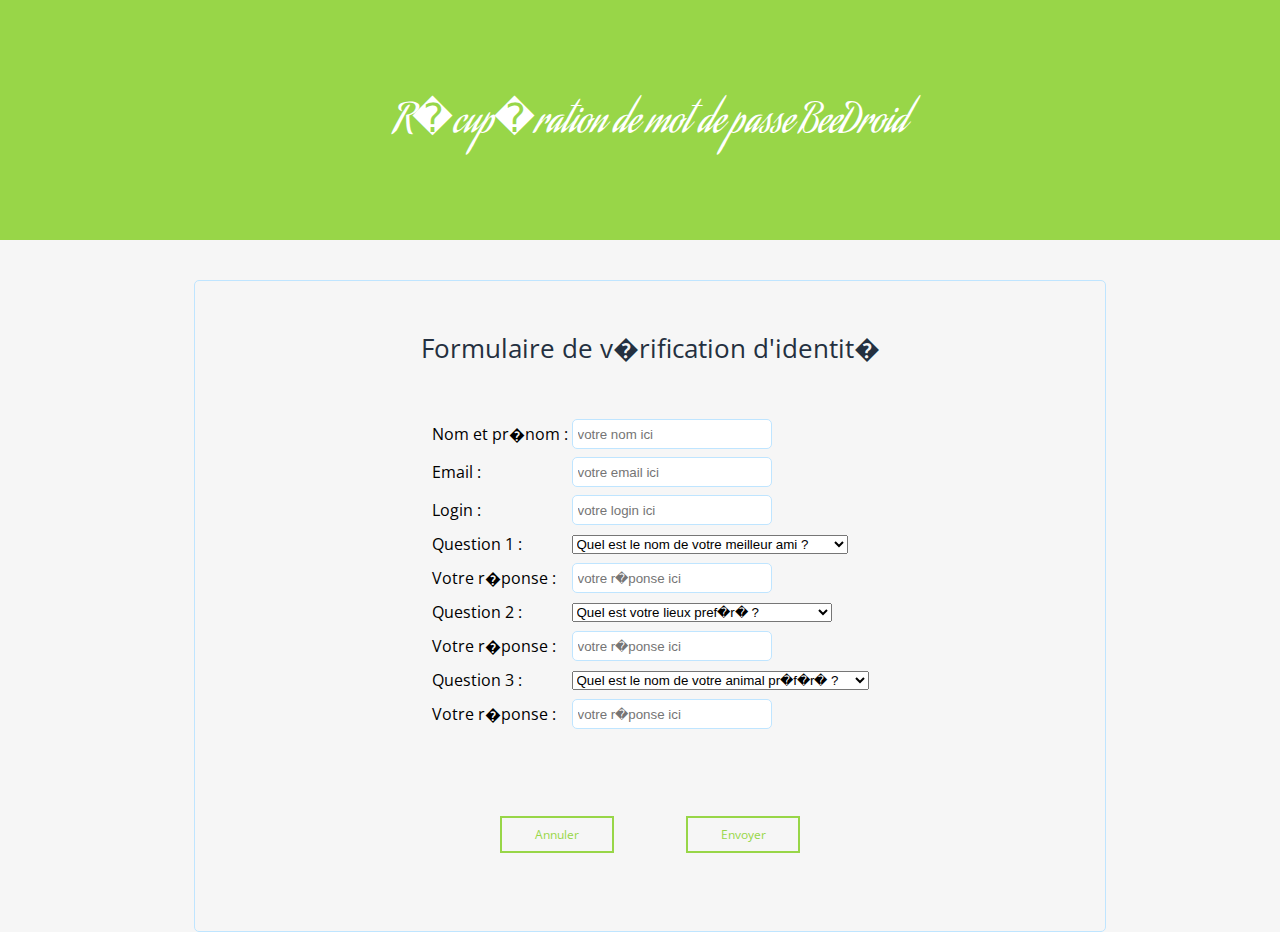
<file: BeeDroid/index/pass.html>
<html>
<head>
	 <link rel="icon" 
      type="image/ico" 
      href="../favicon.ico">
    <link async href="http://fonts.googleapis.com/css?family=Aguafina%20Script" rel="stylesheet" type="text/css"/>
	<link href='http://fonts.googleapis.com/css?family=Open+Sans:400,800,700|Merriweather:400,700' rel='stylesheet' type='text/css'>
	 <script src="js/jquery-1.9.1.min.js" type="text/javascript"></script>
	 <script src="../js/sweet-alert.min.js" type="text/javascript"></script>	
        <link rel="stylesheet" type="text/css" href="../css/sweet-alert.css" /> 
<title>BeeDroid | Mot de passe oubli�</title>
<style>
.header{
height:240px;
width100%;
background:rgba(152,214,72,1);
text-align:center;
min-width:1300px;
}
.font1{
height:70px;
width:100%;

font: normal 40px/1 "Aguafina Script", Helvetica, sans-serif;
color: #fff;
margin-left:auto;
margin-right:auto;
padding-top:8%;

}
html, body {
  height: 900px;
  width: 100%;
  min-width:1300px;
  padding: 0;
  margin: 0;
  background:#f6f6f6;
   text-align:center;
-webkit-user-select: none;
     -moz-user-select: -moz-none;
      -ms-user-select: none;
          user-select: none;

}
.font2{
font-size: 1.6rem;
  font-family: "Open Sans", sans-serif;
  color: rgba(36,48,64,1);

}

.container{
padding-top:50px;
border: 1px solid #BFE5FF;
border-radius: 5px;
width:70%;
height:600px;
margin-left:auto;
margin-right:auto;
margin-top:40px;
margin-bottom:40px;
font-size: 12px;
  font-family: "Open Sans", sans-serif;
  color: rgba(36,48,64,1);
}
.tab{
padding-top:50px;
margin-left:auto;
margin-right:auto;
height:400px;
width:90%;

}
.buttons{
width:300px;
height:50px;
margin-left:auto;
margin-right:auto;
}
.button_style{

border: 2px solid rgba(152,214,72,1);
padding-top:8px;
text-align:center;
height:25px;
width:110px;
color:rgba(152,214,72,1);
}

.button_style:hover{
background:rgba(152,214,72,1);
border: 2px solid #fff;
padding-top:8px;
text-align:center;
height:25px;
width:110px;
cursor:pointer;
color:#fff;
}
input{
border: 1px solid #BFE5FF;
border-radius: 5px;
height:30px;
width:200px;
padding-left:5px;
}

</style>
<script type="text/javascript">
function verifiermail(mail) {
      if ((mail.indexOf("@")>=0)&&(mail.indexOf(".")>=0)) {
         return true 
      } else {
         
         return false
      }
   }
function verif_infos(){
var verif=true;

var name_val=document.getElementById("name").value;
var mail_val=document.getElementById("mail").value;
var log_val=document.getElementById("log").value;
var rep1_val=document.getElementById("rep1").value;
var rep2_val=document.getElementById("rep2").value;
var rep3_val=document.getElementById("rep3").value;

var email_true=verifiermail(mail_val);

if(name_val==""){
var name_val=document.getElementById("name").style.background='#EF7F7F';
verif=false;
}
if((mail_val=="")||(email_true==false)){
var name_val=document.getElementById("mail").style.background='#EF7F7F';
verif=false;
}
if(log_val==""){
var name_val=document.getElementById("log").style.background='#EF7F7F';
verif=false;
}
if(rep1_val==""){
var name_val=document.getElementById("rep1").style.background='#EF7F7F';
verif=false;
}
if(rep1_val==""){
var name_val=document.getElementById("rep2").style.background='#EF7F7F';
verif=false;
}
if(rep3_val==""){
var name_val=document.getElementById("rep3").style.background='#EF7F7F';
verif=false;
}
if(verif==true){
var select1=document.getElementById("s1").value;
var select2=document.getElementById("s2").value;
var select3=document.getElementById("s3").value;
var res1="";
var res2="";
var res3="";

var res1=select1+rep1_val;
if(select2=="Quel est votre langue pr�f�r� ?"){
select2="Quel est votre langue prefere ?"
}
var res2=select2+rep2_val;
var res3=select3+rep3_val;





var dem ='{"table":"demandes","login":"'+log_val+'","op":"insert","name":"'+name_val+'","email":"'+mail_val+'","q1":"'+res1+'","q2":"'+res2+'","q3":"'+res3+'"}';
$.getJSON("/BeeDroid/controler/main.php",{client_request:dem});
swal("Succ�s !", "votre demande a �t� envoy� .", "success");
document.getElementById("name").value="";
document.getElementById("mail").value="";
document.getElementById("log").value="";
document.getElementById("rep1").value="";
document.getElementById("rep2").value="";
document.getElementById("rep3").value="";
}

}









function cancel(){
document.getElementById("name").value="";
document.getElementById("mail").value="";
document.getElementById("log").value="";
document.getElementById("rep1").value="";
document.getElementById("rep2").value="";
document.getElementById("rep3").value="";
document.location.href="../load.php";
}
function reset_name(){
document.getElementById("name").style.background='#fff';
}
function reset_mail(){
document.getElementById("mail").style.background='#fff';
}
function reset_log(){
document.getElementById("log").style.background='#fff';
}
function reset_rep1(){
document.getElementById("rep1").style.background='#fff';
}
function reset_rep2(){
document.getElementById("rep2").style.background='#fff';
}
function reset_rep3(){
document.getElementById("rep3").style.background='#fff';
}

</script>

</head>

<body>
<div class="header">
<div class="font1"> 
R�cup�ration de mot de passe BeeDroid 
</div>
</div>
<div class="container">
<div class="font2">Formulaire de v�rification d'identit�</div>
<div class="tab">
<center><table>
<tr><td>Nom et pr�nom :</td><td><input id="name" type="text" placeholder="votre nom ici" onFocus="reset_name();"></td></tr>
<tr></tr><tr></tr>
<tr><td>Email :</td><td><input id="mail" type="text" placeholder="votre email ici" onFocus="reset_mail();"></td></tr>
<tr></tr><tr></tr>
<tr><td>Login :</td><td><input id="log" type="text" placeholder="votre login ici" onFocus="reset_log();"></td></tr>
<tr></tr><tr></tr>
<tr><td>Question 1 :</td><td><select id="s1"><option>Quel est le nom de votre meilleur ami ?</option><option>Quel est votre m�tier pr�f�r� ?</option><option>Quel est le mod�le de votre futur voiture ?</option></select></td></tr>
<tr></tr><tr></tr>
<tr><td>Votre r�ponse :</td><td><input id="rep1" type="text" placeholder="votre r�ponse ici" onFocus="reset_rep1();"></td></tr>
<tr></tr><tr></tr>
<tr><td>Question 2 :</td><td><select id="s2"><option>Quel est votre lieux pref�r� ?</option><option>Quel est votre langue pr�f�r� ?</option><option>Quel est le nom de ton ancle pr�fer� ?</option></select></td></tr>
<tr></tr><tr></tr>
<tr><td>Votre r�ponse :</td><td><input id="rep2" type="text" placeholder="votre r�ponse ici" onFocus="reset_rep2();"></td></tr>
<tr></tr><tr></tr>
<tr><td>Question 3 :</td><td><select  id="s3"><option>Quel est le nom de votre animal pr�f�r� ?</option><option>Quel est votre lieu de naissance ?</option><option>Quel est la date de naissance de votre p�re ?</option></select></td></tr>
<tr></tr><tr></tr>
<tr><td>Votre r�ponse :</td><td><input id="rep3" type="text" placeholder="votre r�ponse ici" onFocus="reset_rep3();"></td></tr>
</table></center></div>
<div class="buttons"><a href="#cancel"><div style="float:left;" class="button_style" onClick="cancel();">Annuler</div></a><a href="#send" onClick="verif_infos();"><div style="float:right;" class="button_style" type="button">Envoyer</div></a></div>
</div>


</body>
</html>
</file>
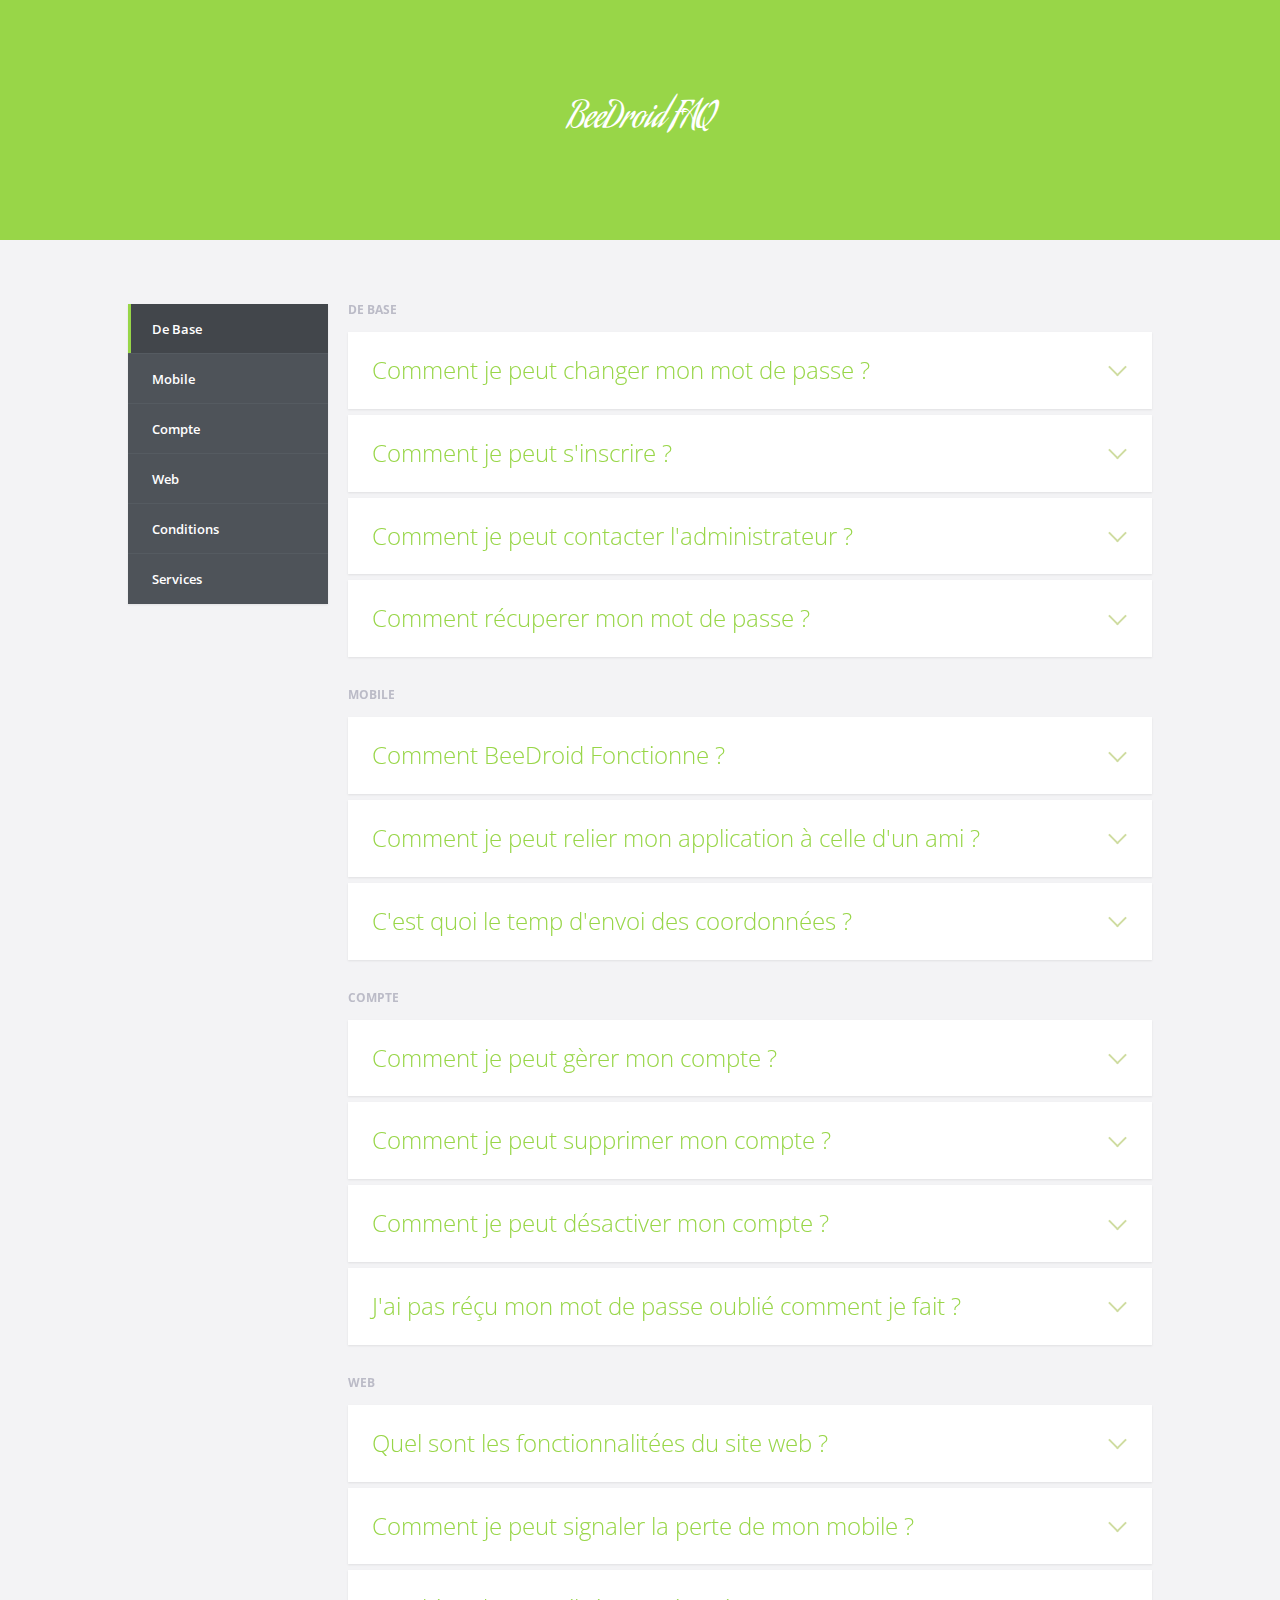
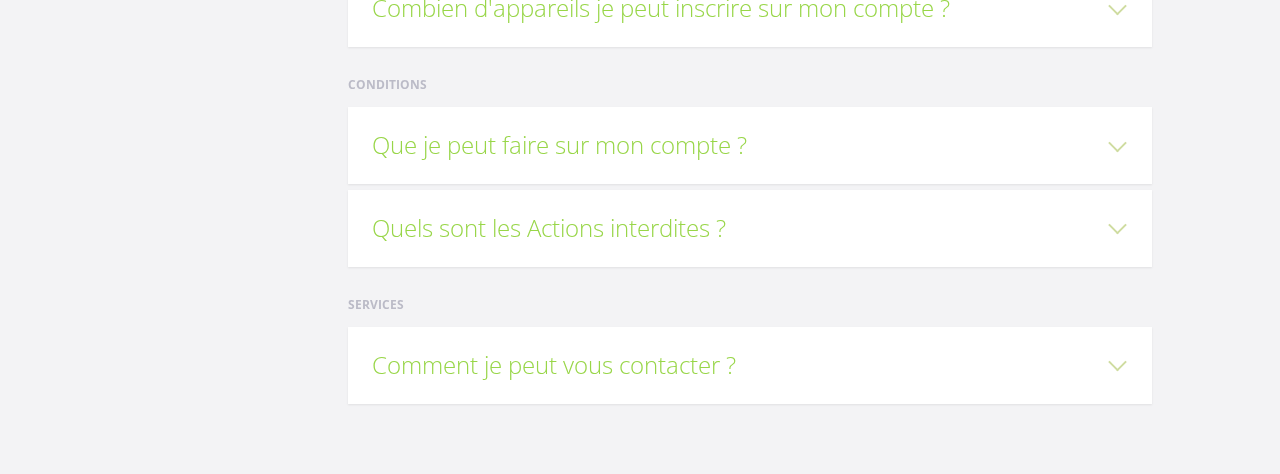
<file: BeeDroid/index/FAQ/FAQ.html>
<!doctype html>
<html lang="en" class="no-js">
<head>
<link rel="icon" 
      type="image/ico" 
      href="/../favicon.ico">
	<meta charset="UTF-8">
	<meta name="viewport" content="width=device-width, initial-scale=1">

	<link href='http://fonts.googleapis.com/css?family=Open+Sans:400,300,600,700' rel='stylesheet' type='text/css'>
    <link async href="http://fonts.googleapis.com/css?family=Aguafina%20Script" rel="stylesheet" type="text/css"/>
	<link rel="stylesheet" href="css/reset.css"> <!-- CSS reset -->
	<link rel="stylesheet" href="css/style.css"> <!-- Resource style -->
	<script src="js/modernizr.js"></script> <!-- Modernizr -->
	<title>BeeDroid | FAQ </title>
</head>
<body>
<header>
<h1>BeeDroid FAQ</h1>
</header>
<section class="cd-faq">
	<ul class="cd-faq-categories">
		<li><a class="selected" href="#basics">De Base</a></li>
		<li><a href="#mobile">Mobile</a></li>
		<li><a href="#account">Compte</a></li>
		<li><a href="#payments">Web</a></li>
		<li><a href="#privacy">Conditions</a></li>
		<li><a href="#delivery">Services</a></li>
	</ul> <!-- cd-faq-categories -->

	<div class="cd-faq-items">
		<ul id="basics" class="cd-faq-group">
			<li class="cd-faq-title"><h2>De base</h2></li>
			<li>
				<a class="cd-faq-trigger" href="#0">Comment je peut changer mon mot de passe ?</a>
				<div class="cd-faq-content">
					<p>Votre compte est toujours gardé par un mot de passe, il faut utiliser initialement le mot de passe fournit lors de l'instalation de l'application androide sur votre smartphone, pour changer votre mot de passe il faut se connecter au site web à l'aide de votre login et votre mot de passe puis consulter le menu compte et l'onglet mot de passe, taper votre ancien mot de passe et taper le nouveau que vous devez le valider puis le taper une deuxieme fois et valider votre choix en cliquent sur le bouton valider.</p>
				</div> <!-- cd-faq-content -->
			</li>

			<li>
				<a class="cd-faq-trigger" href="#0">Comment je peut s'inscrire ?</a>
				<div class="cd-faq-content">
					<p>L'inscription dans notre application et l'utilisation de ces services nécessite le téléchargement et l'installation de l'application androide sur votre smartphone, vous pouvez trouver l'application BeeDroid version androide sur Google play store ou avec un lien de téléchargement directe de ce site, aprés téléchargement il faut installer l'application et suivre les étape pour activer votre compte,une fois l'installation est terminé un login et un mot de passe seront fournisent ,vous pouvez utiliser ces deux champ pour s'authentifier sur l'application mobile et égalment du part du site .</p>
				</div> <!-- cd-faq-content -->
			</li>

			<li>
				<a class="cd-faq-trigger" href="#0">Comment je peut contacter l'administrateur ?</a>
				<div class="cd-faq-content">
					<p>Vous pouvez contactez l'administrateur pour demmander des renseignement ou de l'aide en se connectent à votre espace sur le site web,une fois que vous ete connecté vous pouvez consulter le menu et choisir l'option messages d'aide ,une boite de disscution directe avec l'administrateur s'ouvre dont vous pouvez le contactez directement et d'une maniere instantanné .</p>
				</div> <!-- cd-faq-content -->
			</li>

			<li>
				<a class="cd-faq-trigger" href="#0">Comment récuperer mon mot de passe ?</a>
				<div class="cd-faq-content">
					<p>L'opération de récupération de mot de passe est une opération un peut délécat car notre but est de maximiser la sécurité des données de os clients ,il faut tout d'abord verifier votre identité pour cela vous devez consulter le lien de récupération de mot de passe qui se trouve dans la page de connexion nommé " Mot de passe oublié ? " ce lien vous permet d'acceder à une page qui contient un formulaire de sécurité que vous devez remplir avec les meme informations fournises lors de l'installation de l'application sur votre mobile ,après validation du formulaire votre demande sera envoyé et traité ulterieurement pour vérifier votre identité ,un mail sera envoyé au client pour lui envoyer som mot de passe ou un message d'erreur en cas d'échec .</p>
				</div> <!-- cd-faq-content -->
			</li>
		</ul> <!-- cd-faq-group -->

		<ul id="mobile" class="cd-faq-group">
			<li class="cd-faq-title"><h2>Mobile</h2></li>
			<li>
				<a class="cd-faq-trigger" href="#0">Comment BeeDroid Fonctionne ?</a>
				<div class="cd-faq-content">
					<p>BeeDroid vous fournit un espace de gestion sur votre smartphone ,initialement l'application vous fournit une carte géographique indiquent votre position actuelle , sur votre compte vous pouvez préciser le temp d'envoi de vos coordonnées à notre serveur ,ces coordonnées seront enregistrées pour vous localiser lors de la premiere connexion au réseau internet ,une fois le mobile est perdu vous pouvez également le localiser et le controler à distance .</p>
				</div> <!-- cd-faq-content -->
			</li>

			<li>
				<a class="cd-faq-trigger" href="#0">Comment je peut relier mon application à celle d'un ami ?</a>
				<div class="cd-faq-content">
					<p>Le mode de relation d'amis dans notre application fonctionne sous forme d'invitations ,donc pour pouvoir localiser un ami de vous il faut tout d'abord lui envoyer une invitation ,si l'invitation est confirmé et cesi nécessite que vous fournissez votre identifiant à votre ami ,une fois la confirmation est validé vous pouvez localiser votre ami depuis votre smartphone .</p>
				</div> <!-- cd-faq-content -->
			</li>

			<li>
				<a class="cd-faq-trigger" href="#0">C'est quoi le temp d'envoi des coordonnées ?</a>
				<div class="cd-faq-content">
					<p>L'application installé sur votre mobile permet de générer vos coordonnées sur la carte géographique ,ces coordonnées seront envoyé au serveur de BeeDroid ce qui nous permettre de vous localiser lors de la premiere connexion à internet, le changement des délais d'envoi de votre position est variable selon votre choix d'ou vous pouvez sélectionner une intervalle de temp entre 5 minutes et 2 jours ,vous devez savoir qui si cette duré est trés langue en cas de perte la localisation de votre mobile sera plus moin fiable  donc vous devez choisir des délais efficaces et convenables .</p>
				</div> <!-- cd-faq-content -->
			</li>
		</ul> <!-- cd-faq-group -->

		<ul id="account" class="cd-faq-group">
			<li class="cd-faq-title"><h2>Compte</h2></li>
			<li>
				<a class="cd-faq-trigger" href="#0">Comment je peut gèrer mon compte ?</a>
				<div class="cd-faq-content">
					<p>Votre compte sera crée automatiquement et d'une manière instantanné lors de l'installation de l'application androide sur votre smartphone vous pouvez acceder à votre propre espace sur notre site web pour gere votre compte et modifier ces parametres mais la suppression de votre compte exige la désinstallation de l'application androide depuis votre smartphone .</p>
				</div> <!-- cd-faq-content -->
			</li>

			<li>
				<a class="cd-faq-trigger" href="#0">Comment je peut supprimer mon compte ?</a>
				<div class="cd-faq-content">
					<p>BeeDroid est une application qui présent en multiécran d'ou elle exige l'installation de l'application sur votre smartphone androide et la gérer du web ,la désinstallation de l'application supprimera votre compte présente sur le web .</p>
				</div> <!-- cd-faq-content -->
			</li>

			<li>
				<a class="cd-faq-trigger" href="#0">Comment je peut désactiver mon compte ?</a>
				<div class="cd-faq-content">
					<p>Notre application a pour but atteindre le plus haut niveau de sécurité pour les données de nos clients ,la désactivation du compte peut engendrer des graves conséquence car la perte du mobile peut etre non prévisible ,pour cesi vous pouvez pas la désactiver  vous pouvez seulement la supprimer en désinstallent l'application depuis votre mobile androide .</p>
				</div> <!-- cd-faq-content -->
			</li>

			<li>
				<a class="cd-faq-trigger" href="#0">J'ai pas réçu mon mot de passe oublié comment je fait ?</a>
				<div class="cd-faq-content">
					<p>La récupération de mot de passe oublié exige le remplissage du formulaire de sécurité correctement si vous reçoivez pas un mail de notre assistant cela veut dire que votre demande n'est pas encore traité , en général un mail de confirmation sera envoyé dans les 2 cas contenent le mot de passe ou un message d'erreur expliquent les raisons de l'echec de l'opération de récupération de votre mot de passe .</p>
				</div> <!-- cd-faq-content -->
			</li>
		</ul> <!-- cd-faq-group -->

		<ul id="payments" class="cd-faq-group">
			<li class="cd-faq-title"><h2>WEB</h2></li>
			<li>
				<a class="cd-faq-trigger" href="#0">Quel sont les fonctionnalitées du site web ?</a>
				<div class="cd-faq-content">
					<p>Lors du perte ou de vol de votre mobile vos données seront exposé au public et votre vie privé présent sous forme de vos photos et vos messages... sera menacé pour cela et grace à BeeDroid vous pouvez interdire l'individu que votre smartphone est à sa disposition de pouvoir explorer ces données en verrouillent le mobile par un code que vous le définissez ,de plus vous pouvez localiser votre mobile et récuperer vos données perdus .</p>
				</div> <!-- cd-faq-content -->
			</li>

			<li>
				<a class="cd-faq-trigger" href="#0">Comment je peut signaler la perte de mon mobile ?</a>
				<div class="cd-faq-content">
					<p>Dans le cas de perte ou de vol de votre mobile vous devez acceder à votre espace sur le site web pour signaler la perte de votre mobile androide en choisissent l'opération que vous voulez effectuer ,parmi ces actions : l'affichage d'un message sur l'écran du mobile contenent votre numéro par exemple pour que l'individu dans lequel votre mobile android est à sa disposition puisse vous contactez pour la récupération de votre smartphone ,de plus BeeDroid vous offre la possibilité de verrouiller le mobile à partir du site web par un code que vous l'introduiser ,BeeDroid vous offre aussi la possibilité de pouvoir récuperer vos données importantes tels que les photos et les messages... ou les écraser à distance et divers autres options .</p>
				</div> <!-- cd-faq-content -->
			</li>

			<li>
				<a class="cd-faq-trigger" href="#0">Combien d'appareils je peut inscrire sur mon compte ?</a>
				<div class="cd-faq-content">
					<p>BeeDroid vous offre la possibilité de gèrer plusieurs appareils à la fois pour le cas d'un simple client notre application offre la gestion de jusqu'a 5 appareils mobile par une seule compte client ,chaque appareils admet ses propres positions et ces propres opérations.</p>
				</div> <!-- cd-faq-content -->
			</li>
		</ul> <!-- cd-faq-group -->

		<ul id="privacy" class="cd-faq-group">
			<li class="cd-faq-title"><h2>Conditions</h2></li>
			<li>
				<a class="cd-faq-trigger" href="#0">Que je peut faire sur mon compte ?</a>
				<div class="cd-faq-content">
					<p>Lors de l'installation de l'application androide sur votre smartphone vous devez accepter les termes et les conditions d'utilisation qui vous spécifie les actions illégale que vous pouvez jamais le faire ,ces conditions sont nécessaire pour pouvoir utiliser nos services ,il est indiqué également que BeeDroid ne prend pas la responsibilité des actions de ces clients .</p>
				</div> <!-- cd-faq-content -->
			</li>

			<li>
				<a class="cd-faq-trigger" href="#0">Quels sont les Actions interdites ?</a>
				<div class="cd-faq-content">
					<p>L'utilisation de nos services peut engendrer des cas de mal compréhension et des problemes à des individus pour cela tout action qui peut nuir à des individus vous prenez la responsabilité de ce que vous effectuer .</p>
				</div> <!-- cd-faq-content -->
			</li>

			
		<ul id="delivery" class="cd-faq-group">
			<li class="cd-faq-title"><h2>Services</h2></li>
			<li>
				<a class="cd-faq-trigger" href="#0">Comment je peut vous contacter ?</a>
				<div class="cd-faq-content">
					<p>Notre service client est toujour à votre disposition vous pouvez signaler un erreur ou un beug ou un mal fonctionnement de l'application d'aprés votre espace sur le site web ou vous pouvez également contactez l'administrateur en lui envoyant un message d'aide ou contactez nous sur nos pages officielles sur les réseaux sociaux .</p>
				</div> <!-- cd-faq-content -->
			</li>

			
		</ul> <!-- cd-faq-group -->
	</div> <!-- cd-faq-items -->
	<a href="#0" class="cd-close-panel">Close</a>
</section> <!-- cd-faq -->
<script src="js/jquery-2.1.1.js"></script>
<script src="js/jquery.mobile.custom.min.js"></script>
<script src="js/main.js"></script> <!-- Resource jQuery -->
</body>
</html>
</file>
<file: BeeDroid/index/css/style.css>
/* -------------------------------- 

Primary style

-------------------------------- */
*, *::after, *::before {
  -webkit-box-sizing: border-box;
  -moz-box-sizing: border-box;
  box-sizing: border-box;
}

html {
  font-size: 62.5%;
}
html * {
  -webkit-font-smoothing: antialiased;
  -moz-osx-font-smoothing: grayscale;
}

body {

width:100%;
min-width:1300px;
  font-size: 1.6rem;
  font-family: "Open Sans", sans-serif;
  color: #243040;
  background-color: #ffffff;
  -webkit-user-select: none;
     -moz-user-select: -moz-none;
      -ms-user-select: none;
          user-select: none;
}

body, html {
  /* prevent horizontal scrolling */
  overflow-x: hidden;
}

a {
  color: #9cb3a8;
  text-decoration: none;
}

.menu_top{

width:100%;
height:70px;
background:rgba(152,214,72,1);

}
.elt_connect{
float:right;
margin-right:10px;
color:#fff;
width:150px;
height:100%;
padding-top:25px;
background:rgba(152,214,72,1);
text-align:center;
}
.elt_connect:hover{
float:right;
margin-right:10px;
color:rgba(152,214,72,1);
width:150px;
padding-top:25px;
height:100%;
background:#fff;
text-align:center;
cursor:pointer;
}
.elt_tele{
float:right;

color:#fff;
width:150px;
height:100%;
padding-top:25px;
background:rgba(152,214,72,1);
text-align:center;
}
.elt_tele:hover{
float:right;

color:rgba(152,214,72,1);
width:150px;
padding-top:25px;
height:100%;
background:#fff;
text-align:center;
cursor:pointer;
}
.font1{
font: normal 50px/1 "Aguafina Script", Helvetica, sans-serif;
 color:rgba(36,48,64,1);
 text-align:center;
 margin-bottom:30px;
}
.infos{
text-align:center;
height:90%;
widows:100%;
padding:20px;
}
.footer{
height:10%;
widows:100%;
background:#484848;
padding-top:80px;
padding-left:20px;
}
.and_container{
height:200px;
width:800px;
margin-left:auto;
margin-right:auto;
}
.android{
float:left;
margin-left:1%;
height:288px;
color:rgba(36,48,64,1);
width:600px;
border: 1px solid rgba(152,214,72,0.9);
border-radius: 5px;
text-align:left;
padding:8px;
 font-size: 1.45rem;
 line-height:17px;
  font-family: "Open Sans", sans-serif;
}
.android_logo_circ{
padding-top:40px;
margin-top:7%;
float:left;
border: 1px solid rgba(152,214,72,1);
border-radius: 80px;
height:150px;
width:150px;
}
.android_logo{
background-image:url("/BeeDroid/index/images/Android1.png");
background-repeat:no-repeat;
margin-top:-25px;
margin-left:-7px;
margin-right:auto;
height:110%;
width:100%;
}
.bottom_div{
 font-size: 1.2rem;
  font-family: "Open Sans", sans-serif;
width:340px;
height:110px;
border-radius: 5px;
padding:8px;
color:#fff;
float:left;
}
.im_fb{
background-image:url("/BeeDroid/index/images/fb.png");
background-repeat:no-repeat;
width:80px;
height:80px;
}
.im_go{
background-image:url("/BeeDroid/index/images/google.png");
background-repeat:no-repeat;
width:80px;
height:80px;
}
.im_tw{
background-image:url("/BeeDroid/index/images/twitter.png");
background-repeat:no-repeat;
width:80px;
height:80px;
}
.im_ins{
background-image:url("/BeeDroid/index/images/insta.png");
background-repeat:no-repeat;
width:80px;
height:80px;
}
.im_link{
background-image:url("/BeeDroid/index/images/linked.png");
background-repeat:no-repeat;
width:80px;
height:80px;
}
.facebook_link{
background:#fff;
height:90px;
width:90px;
border: 1px solid #fff;
border-radius: 80px;
margin-left:2%;
float:left;
padding-left:3px;
padding-top:3px;
text-align:center;
}
.twitter_link{
background:#fff;
height:90px;
width:90px;
border: 1px solid #fff;
border-radius: 80px;
margin-left:2%;
float:left;
padding-left:2.7px;
padding-top:3.6px;
text-align:center;
}
.google_link{
background:#fff;
height:90px;
width:90px;
border: 1px solid #fff;
border-radius: 80px;
margin-left:2%;
float:left;
padding-left:3.2px;
padding-top:3.5px;
text-align:center;
}
.linked_link{
background:#fff;
height:90px;
width:90px;
border: 1px solid #fff;
border-radius: 80px;
margin-left:2%;
float:left;
padding-left:3px;
padding-top:3.5px;
text-align:center;
}
.insta_link{
background:#fff;
height:90px;
width:90px;
border: 1px solid #fff;
border-radius: 80px;
margin-left:2%;
float:left;
padding-left:3.7px;
padding-top:3.2px;
text-align:center;
}

.web_container{
margin-top:110px;
height:200px;
width:800px;
margin-left:auto;
margin-right:auto;
}
.web{
float:left;
margin-left:1%;
height:270px;
color:rgba(36,48,64,1);
width:600px;
border: 1px solid rgba(152,214,72,0.9);
border-radius: 5px;
text-align:left;
padding:8px;
 font-size: 1.45rem;
 line-height:17px;
  font-family: "Open Sans", sans-serif;
}
.web_logo_circ{
padding-top:40px;
margin-top:7%;
float:left;
border: 1px solid rgba(152,214,72,1);
border-radius: 80px;
height:150px;
width:150px;
}
.web_logo{
background-image:url("/BeeDroid/index/images/web.png");
background-repeat:no-repeat;
margin-top:-7px;
margin-left:27px;
margin-right:auto;
height:110%;
width:100%;
}

.titre_p{
margin-top:20px;
margin-bottom:20px;
font: normal 32px/1 "Open Sans", Helvetica, sans-serif;
color:rgba(36,48,64,1);
}
.para{
margin-bottom:20px;
}
.im1{
background-image:url("/BeeDroid/index/images/map_andro.jpg");
background-repeat:no-repeat;
width:640px;
height:420px;
margin-left:auto;
margin-right:auto;
margin-bottom:20px;
}
.im2{
background-image:url("/BeeDroid/index/images/conf.jpg");
background-repeat:no-repeat;
width:640px;
height:420px;
margin-left:auto;
margin-right:auto;
margin-bottom:20px;
}
.im3{
background-image:url("/BeeDroid/index/images/sixsth.jpg");
background-repeat:no-repeat;
width:640px;
height:420px;
margin-left:auto;
margin-right:auto;
margin-bottom:20px;
}
.logo{
background-image:url("/BeeDroid/index/images/bee15.png");
background-repeat:no-repeat;
height:60px;
width:80px;
margin-left:auto;
margin-right:auto;
margin-bottom:10px;
}
.buttons_container{
width:500px;
height:50px;
margin-top:10px;
margin-left:auto;
margin-right:auto;
}
.bouton_tele{
border: 2px solid rgba(36,48,64,1);
padding-top:12px;
text-align:center;
height:100%;
width:170px;
float:right;
color:rgba(36,48,64,1);
}
.bouton_faq{
padding-top:12px;
text-align:center;
height:100%;
width:170px;
float:left;
border: 2px solid rgba(36,48,64,1);
color:rgba(36,48,64,1);
}
.bouton_tele:hover{
border: 2px solid #d6dfdb;
padding-top:12px;
text-align:center;
height:100%;
width:170px;
float:right;
background:rgba(36,48,64,1);
color: #d6dfdb;
cursor:pointer;
}
.bouton_faq:hover{
border: 2px solid #d6dfdb;
padding-top:12px;
text-align:center;
height:100%;
width:170px;
float:left;
background:rgba(36,48,64,1);
color: #d6dfdb;
cursor:pointer;
}

/* -------------------------------- 

Main Components 

-------------------------------- */
main {
  position: relative;
  z-index: 2;
  /* fix bug on iOS */
  height: 700px;
  overflow-y: auto;
  -webkit-overflow-scrolling: touch;
  padding: 200px 5%;
 /* background-color: #9cb3a8;*/
 background-image:url("/BeeDroid/index/images/s.jpg");
background-repeat:no-repeat;
  /* Force Hardware Acceleration in WebKit */
  -webkit-transform: translateZ(0);
  -moz-transform: translateZ(0);
  -ms-transform: translateZ(0);
  -o-transform: translateZ(0);
  transform: translateZ(0);
  -webkit-backface-visibility: hidden;
  backface-visibility: hidden;
  -webkit-transition: -webkit-transform 0.7s;
  -moz-transition: -moz-transform 0.7s;
  transition: transform 0.7s;
  -webkit-transition-timing-function: cubic-bezier(0.91, 0.01, 0.6, 0.99);
  -moz-transition-timing-function: cubic-bezier(0.91, 0.01, 0.6, 0.99);
  transition-timing-function: cubic-bezier(0.91, 0.01, 0.6, 0.99);
  font-family: "Merriweather", serif;
  color: #d6dfdb;
  line-height: 1.6;
}

.navigation-is-open main {
  -webkit-transform: translateX(100%);
  -moz-transform: translateX(100%);
  -ms-transform: translateX(100%);
  -o-transform: translateX(100%);
  transform: translateX(100%);
}
.top{
font-family: "Merriweather", serif;
  color: #d6dfdb;
  max-width: 450px;
  margin: 0 auto;
  line-height: 1.6;

}



.cd-nav-trigger {
  position: relative;
  z-index: 3;
  left: 1%;
  top: 20px;
  height: 54px;
  width: 54px;
  background-color: #243040;
  border-radius: 50%;
  /* image replacement */
  overflow: hidden;
  text-indent: 100%;
  white-space: nowrap;
  -webkit-transition: -webkit-transform 0.5s;
  -moz-transition: -moz-transform 0.5s;
  transition: transform 0.5s;
}
.cd-nav-trigger .cd-nav-icon {
  /* icon created in CSS */
  position: absolute;
  left: 50%;
  top: 50%;
  bottom: auto;
  right: auto;
  -webkit-transform: translateX(-50%) translateY(-50%);
  -moz-transform: translateX(-50%) translateY(-50%);
  -ms-transform: translateX(-50%) translateY(-50%);
  -o-transform: translateX(-50%) translateY(-50%);
  transform: translateX(-50%) translateY(-50%);
  width: 22px;
  height: 2px;
  background-color: #ffffff;
}
.cd-nav-trigger .cd-nav-icon::before, .cd-nav-trigger .cd-nav-icon:after {
  /* upper and lower lines of the menu icon */
  content: '';
  position: absolute;
  top: 0;
  right: 0;
  width: 100%;
  height: 100%;
  background-color: inherit;
  /* Force Hardware Acceleration in WebKit */
  -webkit-transform: translateZ(0);
  -moz-transform: translateZ(0);
  -ms-transform: translateZ(0);
  -o-transform: translateZ(0);
  transform: translateZ(0);
  -webkit-backface-visibility: hidden;
  backface-visibility: hidden;
  -webkit-transition: -webkit-transform 0.5s, width 0.5s, top 0.3s;
  -moz-transition: -moz-transform 0.5s, width 0.5s, top 0.3s;
  transition: transform 0.5s, width 0.5s, top 0.3s;
}
.cd-nav-trigger .cd-nav-icon::before {
  -webkit-transform-origin: right top;
  -moz-transform-origin: right top;
  -ms-transform-origin: right top;
  -o-transform-origin: right top;
  transform-origin: right top;
  -webkit-transform: translateY(-6px);
  -moz-transform: translateY(-6px);
  -ms-transform: translateY(-6px);
  -o-transform: translateY(-6px);
  transform: translateY(-6px);
}
.cd-nav-trigger .cd-nav-icon::after {
  -webkit-transform-origin: right bottom;
  -moz-transform-origin: right bottom;
  -ms-transform-origin: right bottom;
  -o-transform-origin: right bottom;
  transform-origin: right bottom;
  -webkit-transform: translateY(6px);
  -moz-transform: translateY(6px);
  -ms-transform: translateY(6px);
  -o-transform: translateY(6px);
  transform: translateY(6px);
}
.no-touch .cd-nav-trigger:hover .cd-nav-icon::after {
  top: 2px;
}
.no-touch .cd-nav-trigger:hover .cd-nav-icon::before {
  top: -2px;
}
.cd-nav-trigger svg {
  position: absolute;
  top: 0;
  left: 0;
}
.cd-nav-trigger circle {
  /* circle border animation */
  -webkit-transition: stroke-dashoffset 0.4s 0s;
  -moz-transition: stroke-dashoffset 0.4s 0s;
  transition: stroke-dashoffset 0.4s 0s;
}
.navigation-is-open .cd-nav-trigger {
  /* rotate trigger when navigation becomes visible */
  -webkit-transform: rotate(180deg);
  -moz-transform: rotate(180deg);
  -ms-transform: rotate(180deg);
  -o-transform: rotate(180deg);
  transform: rotate(180deg);
}
.navigation-is-open .cd-nav-trigger .cd-nav-icon::after,
.navigation-is-open .cd-nav-trigger .cd-nav-icon::before {
  /* animate arrow --> from hamburger to arrow */
  width: 50%;
  -webkit-transition: -webkit-transform 0.5s, width 0.5s;
  -moz-transition: -moz-transform 0.5s, width 0.5s;
  transition: transform 0.5s, width 0.5s;
}
.navigation-is-open .cd-nav-trigger .cd-nav-icon::before {
  -webkit-transform: rotate(45deg);
  -moz-transform: rotate(45deg);
  -ms-transform: rotate(45deg);
  -o-transform: rotate(45deg);
  transform: rotate(45deg);
}
.navigation-is-open .cd-nav-trigger .cd-nav-icon::after {
  -webkit-transform: rotate(-45deg);
  -moz-transform: rotate(-45deg);
  -ms-transform: rotate(-45deg);
  -o-transform: rotate(-45deg);
  transform: rotate(-45deg);
}
.no-touch .navigation-is-open .cd-nav-trigger:hover .cd-nav-icon::after, .no-touch .navigation-is-open .cd-nav-trigger:hover .cd-nav-icon::before {
  top: 0;
}
.navigation-is-open .cd-nav-trigger circle {
  stroke-dashoffset: 0;
  -webkit-transition: stroke-dashoffset 0.4s 0.3s;
  -moz-transition: stroke-dashoffset 0.4s 0.3s;
  transition: stroke-dashoffset 0.4s 0.3s;
}
@media only screen and (min-width: 1170px) {
  .cd-nav-trigger {
    top: 40px;
  }
}

.cd-nav {
  position: fixed;
  z-index: 1;
  top: 0;
  left: 0;
  height: 3000px;
  overflow:hidden;
  width: 100%;
  background-color: #243040;
  visibility: hidden;
  -webkit-transition: visibility 0s 0.7s;
  -moz-transition: visibility 0s 0.7s;
  transition: visibility 0s 0.7s;
}
.cd-nav .cd-navigation-wrapper {
  /* all navigation content */
  height: 100%;
  overflow-y: auto;
  -webkit-overflow-scrolling: touch;
  padding: 40px 5% 40px calc(5% + 80px);
  /* Force Hardware Acceleration in WebKit */
  -webkit-transform: translateZ(0);
  -moz-transform: translateZ(0);
  -ms-transform: translateZ(0);
  -o-transform: translateZ(0);
  transform: translateZ(0);
  -webkit-backface-visibility: hidden;
  backface-visibility: hidden;
  -webkit-transform: translateX(-50%);
  -moz-transform: translateX(-50%);
  -ms-transform: translateX(-50%);
  -o-transform: translateX(-50%);
  transform: translateX(-50%);
  -webkit-transition: -webkit-transform 0.7s;
  -moz-transition: -moz-transform 0.7s;
  transition: transform 0.7s;
  -webkit-transition-timing-function: cubic-bezier(0.86, 0.01, 0.77, 0.78);
  -moz-transition-timing-function: cubic-bezier(0.86, 0.01, 0.77, 0.78);
  transition-timing-function: cubic-bezier(0.86, 0.01, 0.77, 0.78);
}
.navigation-is-open .cd-nav {
  visibility: visible;
  -webkit-transition: visibility 0s 0s;
  -moz-transition: visibility 0s 0s;
  transition: visibility 0s 0s;
}
.navigation-is-open .cd-nav .cd-navigation-wrapper {
  -webkit-transform: translateX(0);
  -moz-transform: translateX(0);
  -ms-transform: translateX(0);
  -o-transform: translateX(0);
  transform: translateX(0);
  -webkit-transition: -webkit-transform 0.5s;
  -moz-transition: -moz-transform 0.5s;
  transition: transform 0.5s;
  -webkit-transition-timing-function: cubic-bezier(0.82, 0.01, 0.77, 0.78);
  -moz-transition-timing-function: cubic-bezier(0.82, 0.01, 0.77, 0.78);
  transition-timing-function: cubic-bezier(0.82, 0.01, 0.77, 0.78);
}
.cd-nav h2 {
  position: relative;
  margin-bottom: 1.7em;
  font-size: 1.3rem;
  font-weight: 800;
  color: #080b0f;
  text-transform: uppercase;
}
.cd-nav h2::after {
  /* bottom separation line */
  content: '';
  position: absolute;
  left: 0;
  bottom: -20px;
  height: 1px;
  width: 60px;
  background-color: currentColor;
}
.cd-nav .cd-primary-nav {
  margin-top: 60px;
}
.cd-nav .cd-primary-nav li {
  margin: 1.6em 0;
}
.cd-nav .cd-primary-nav a {
  font-family: "Merriweather", serif;
  font-size: 2.4rem;
  color: rgba(255, 255, 255, 0.3);
  display: inline-block;
}
.cd-nav .cd-primary-nav a.selected {
  color: #ffffff;
}
.no-touch .cd-nav .cd-primary-nav a:hover {
  color: #ffffff;
}
.cd-nav .cd-contact-info {
  margin-top: 80px;
}
.cd-nav .cd-contact-info li {
  font-family: "Merriweather", serif;
  margin-bottom: 1.5em;
  line-height: 1.2;
  color: rgba(255, 255, 255, 0.3);
}
.cd-nav .cd-contact-info a {
  color: #ffffff;
}
.cd-nav .cd-contact-info span {
  display: block;
}
.cd-nav .cd-contact-info li, .cd-nav .cd-contact-info a, .cd-nav .cd-contact-info span {
  font-size: 1.6rem;
}
@media only screen and (min-width: 1170px) {
  .cd-nav .cd-navigation-wrapper {
    padding: 62px 20%;
  }
  .cd-nav .cd-navigation-wrapper::after {
    clear: both;
    content: "";
    display: table;
  }
  .cd-nav .cd-half-block {
    width: 50%;
    float: left;
  }
  .cd-nav .cd-primary-nav {
    margin-top: 0;
  }
  .cd-nav h2 {
    font-size: 1.5rem;
    margin-bottom: 5.6em;
  }
  .cd-nav .cd-primary-nav li {
    margin: 2em 0;
  }
  .cd-nav .cd-primary-nav a {
    font-size: 4.4rem;
  }
  .cd-nav .cd-contact-info {
    margin-top: 120px;
    text-align: right;
  }
  .cd-nav .cd-contact-info li {
    margin-bottom: 2.4em;
  }
  .cd-nav .cd-contact-info li, .cd-nav .cd-contact-info a, .cd-nav .cd-contact-info span {
    font-size: 2rem;
  }
}

.no-js main {
  height: auto;
  overflow: visible;
}

.no-js .cd-nav {
  position: static;
  visibility: visible;
}
.no-js .cd-nav .cd-navigation-wrapper {
  height: auto;
  overflow: visible;
  padding: 100px 5%;
  -webkit-transform: translateX(0);
  -moz-transform: translateX(0);
  -ms-transform: translateX(0);
  -o-transform: translateX(0);
  transform: translateX(0);
}
</file>
<file: BeeDroid/calend/css/cangas.datepicker.css>
.ll-skin-cangas {
	font-size: 90%;
}

.ll-skin-cangas .ui-widget {
	font-family: "Helvetica Neue","Trebuchet MS",Tahoma,Verdana,Arial,sans-serif;
	background: #f0f4f7;
	width:230px;
	border-radius: 0;
	-webkit-border-radius: 0;
	-moz-border-radius: 0;
}

.ll-skin-cangas .ui-datepicker {
	padding: 0;
}

.ll-skin-cangas .ui-datepicker-header {
	border: none;
	background-color:#ADF550;
	border-radius: 0;
	-webkit-border-radius: 0;
	-moz-border-radius: 0;
	-moz-box-shadow: inset 0 1px 0 rgba(255,255,255,.14);
	-webkit-box-shadow: inset 0 1px 0 rgba(255,255,255,.14);
	box-shadow: inset 0 1px 0 rgba(255,255,255,.14);
	background-image: url([data-uri]);
	background-image: -moz-linear-gradient(bottom, rgba(0,0,0,.27) 0%, rgba(255,255,255,.27) 100%);
	background-image: -o-linear-gradient(bottom, rgba(0,0,0,.27) 0%, rgba(255,255,255,.27) 100%);
	background-image: -webkit-linear-gradient(bottom, rgba(0,0,0,.27) 0%, rgba(255,255,255,.27) 100%);
	background-image: linear-gradient(bottom, rgba(0,0,0,.27) 0%, rgba(255,255,255,.27) 100%);
}

.ll-skin-cangas .ui-datepicker-header .ui-state-hover {
	background: rgba(152,214,72,1);
	border-color: transparent;
	cursor: pointer;
	border-radius: 50%;
	-webkit-border-radius: 50%;
	-moz-border-radius: 50%;
}

.ll-skin-cangas .ui-datepicker .ui-datepicker-next span,
.ll-skin-cangas .ui-datepicker .ui-datepicker-prev span {
	background-image: url(images/ui-icons_ffffff_256x240.png);
	background-position: -32px -16px;
}

.ll-skin-cangas .ui-datepicker .ui-datepicker-prev span {
	background-position: -96px -16px;
}

.ll-skin-cangas .ui-datepicker table {
	margin: 0;
}

.ll-skin-cangas .ui-datepicker th {
	font-size: 9px;
	color: #6c7173;
	font-size: 9px;
	text-shadow: 0 1px 0 rgba(255,255,255,.55);
	text-transform: uppercase;
	font-weight: normal;
	border: none;
	border-top: 1px solid rgba(186,194,200,.6);
	border-bottom: 1px solid rgba(186,194,200,.6);
	background-color: #e6ebf0;
	-moz-box-shadow: inset 0 1px 0 rgba(255,255,255,.38);
	-webkit-box-shadow: inset 0 1px 0 rgba(255,255,255,.38);
	box-shadow: inset 0 1px 0 rgba(255,255,255,.38);
	background-image: url([data-uri]);
	background-image: -moz-linear-gradient(bottom, rgba(201,198,198,.33) 0%, rgba(201,198,198,.33) 0.76%, rgba(255,255,255,.33) 100%);
	background-image: -o-linear-gradient(bottom, rgba(201,198,198,.33) 0%, rgba(201,198,198,.33) 0.76%, rgba(255,255,255,.33) 100%);
	background-image: -webkit-linear-gradient(bottom, rgba(201,198,198,.33) 0%, rgba(201,198,198,.33) 0.76%, rgba(255,255,255,.33) 100%);
	background-image: linear-gradient(bottom, rgba(201,198,198,.33) 0%, rgba(201,198,198,.33) 0.76%, rgba(255,255,255,.33) 100%);
}

.ll-skin-cangas .ui-datepicker td {
	border: none;
	border-top: 1px solid #e7e9ea;
	border-right: 1px solid #e7e9ea;
	padding: 0;
	background: #eee;
}

.ll-skin-cangas .ui-datepicker tr:first-child td {
	border-top: none;
}

.ll-skin-cangas .ui-datepicker td:last-child {
	border-right: none;
}

.ll-skin-cangas td .ui-state-default {
	border: 1px solid transparent;
	text-align: center;
	padding: .7em 0;
	margin:0;
	font-size: 12px;
	font-weight: bold;
	background: #f5f8fa;
	color: #6c7173;
	text-shadow: 0 1px 0 rgba(255,255,255,.55);

}

.ll-skin-cangas td.ui-state-disabled .ui-state-default {
	text-shadow: none;
	opacity: .8;
	color: #6c7173;
}

.ll-skin-cangas td .ui-state-active,
.ll-skin-cangas td .ui-state-hover {
	border: 1px solid rgba(121,188,27,.68);
	background:rgba(152,214,72,1);
	color: #fff;
	text-shadow: 0 -1px 0 #30332a;
}
</file>
<file: BeeDroid/chart/photo/css/style.css>
@import url(http://weloveiconfonts.com/api/?family=entypo);
/* zocial */
[class*="entypo-"]:before {
  font-family: 'entypo', sans-serif;
}

/*
 * variables
 */
*, *:before, *:after {
  box-sizing: border-box;
  -moz-box-sizing: border-box;
}

body {
  overflow: hidden;
  text-align:center;
  color: #dbdcdf;
  font-size: 16px;
  font-family: Sans-Serif;
}

ul {
  list-style: none;
  margin: 0;
  padding: 0;
}

.ui {
  position: relative;
  width: 800px;
  height:320px;
 
  overflow: hidden;
 margin-left:auto;
 margin-right:auto;
  -moz-box-shadow: 0 2em 6em #000;
  -webkit-box-shadow: 0 2em 6em #000;
  box-shadow: 0 2em 6em #000;
}
.ui .redBackgroundStop1 {
  stop-color: #ff7464;
}
.ui .redBackgroundStop2 {
  stop-color: #ff5440;
}
.ui .purpleBackgroundStop1 {
  stop-color: #c7cbf6;
}
.ui .purpleBackgroundStop2 {
  stop-color: #a8aff1;
}
.ui .cyanBackgroundStop1 {
  stop-color: #82deef;
}
.ui .cyanBackgroundStop2 {
  stop-color: #62d6eb;
}
.ui .redForegroundStop1 {
  stop-color: #fff4f3;
}
.ui .redForegroundStop2 {
  stop-color: #ffbdb5;
}
.ui .purpleForegroundStop1 {
  stop-color: #f3f4fd;
}
.ui .purpleForegroundStop2 {
  stop-color: #cbcff7;
}
.ui .cyanForegroundStop1 {
  stop-color: #e5f8fc;
}
.ui .cyanForegroundStop2 {
  stop-color: #a6e8f4;
}

.ui__downloadList {
  margin: 1em 0 0 -3.333%;
}

.ui__downloadList__graphic {
  margin: 0.5em;
  height: 10em;
}

.ui__downloadList__headline {
  position: absolute;
  bottom: 1.25em;
  width: 100%;
  margin: 0;
  padding: 0;
  font-weight: 100;
  text-align: center;
  font-size: 1.75em;
  text-shadow: 0.1em 0.1em 0.2em #22262e;
}

.ui__downloadList__backgroundCircle {
  fill: #fff;
}

.ui__downloadList__foregroundCircle {
  fill: #fff;
  stroke-width: 1px;
}

.ui__downloadList__item {
  position: relative;
  width: 30%;
  height: 15em;
  float: left;
  margin-left: 3.333%;
  background-color: blue;
  -moz-box-shadow: 0 0.75em 2.5em #222;
  -webkit-box-shadow: 0 0.75em 2.5em #222;
  box-shadow: 0 0.75em 2.5em #222;
}
.ui__downloadList__item.red {
  background-image: -moz-linear-gradient(right bottom, #f1301a, #ff5440);
  background-image: -webkit-linear-gradient(right bottom, #f1301a, #ff5440);
  background-image: linear-gradient(to left top, #f1301a, #ff5440);
}
.ui__downloadList__item.red .ui__downloadList__backgroundCircle {
  fill: url(#gradientBackgroundRed);
}
.ui__downloadList__item.red .ui__downloadList__foregroundCircle {
  fill: url(#gradientForegroundRed);
}
.ui__downloadList__item.purple {
  background-image: -moz-linear-gradient(right bottom, #777ec3, #a8aff1);
  background-image: -webkit-linear-gradient(right bottom, #777ec3, #a8aff1);
  background-image: linear-gradient(to left top, #777ec3, #a8aff1);
}
.ui__downloadList__item.purple .ui__downloadList__backgroundCircle {
  fill: url(#gradientBackgroundPurple);
}
.ui__downloadList__item.purple .ui__downloadList__foregroundCircle {
  fill: url(#gradientForegroundPurple);
}
.ui__downloadList__item.cyan {
  background-image: -moz-linear-gradient(right bottom, #00a8c9, #62d6eb);
  background-image: -webkit-linear-gradient(right bottom, #00a8c9, #62d6eb);
  background-image: linear-gradient(to left top, #00a8c9, #62d6eb);
}
.ui__downloadList__item.cyan .ui__downloadList__backgroundCircle {
  fill: url(#gradientBackgroundCyan);
}
.ui__downloadList__item.cyan .ui__downloadList__foregroundCircle {
  fill: url(#gradientForegroundCyan);
}

.ui__downloadList__subHeadline {
  position: absolute;
  bottom: 1.5em;
  width: 100%;
  margin: 0;
  padding: 0;
  font-weight: 100;
  font-size: 0.75em;
  text-align: center;
  text-shadow: 0.125em 0.125em 0.2em #22262e;
}

.ui__friendsList {
  padding: 0 1.5em 0 0.5em;
}

.ui__friendsList__headline {
  margin: 1.25em;
  font-size: 0.8em;
  font-weight: 200;
}

.ui__main {
  width: 100%;
  height: 100%;
  float: left;
  background-image: -moz-linear-gradient(right, #171a1f, #6b798f);
  background-image: -webkit-linear-gradient(right, #171a1f, #6b798f);
  background-image: linear-gradient(to left, #171a1f, #6b798f);
}

.ui__main__content {
  width: 100%;
  padding: 2em;
}

.ui__main__headline {
  margin: 0;
  padding: 0;
  font-weight: 100;
  font-size: 1.75em;
}

.ui__nav__item {
  position: relative;
  padding: 1.5em 0;
  border-bottom: 1px solid #777;
  -moz-transition: background-color 0.2s ease-in, color 0.2s ease-in;
  -o-transition: background-color 0.2s ease-in, color 0.2s ease-in;
  -webkit-transition: background-color 0.2s ease-in, color 0.2s ease-in;
  transition: background-color 0.2s ease-in, color 0.2s ease-in;
}
.ui__nav__item:hover {
  color: #18a8f1;
}
.ui__nav__item input {
  display: none;
}
.ui__nav__item input:checked + label:before {
  position: absolute;
  content: '';
  width: 0.25em;
  height: 100%;
  left: 0;
  top: 0;
  margin: 0;
  background-color: #18a8f1;
  z-index: 2;
}
.ui__nav__item input:checked + label:after {
  left: 0;
}
.ui__nav__item label {
  display: block;
  height: 2em;
  line-height: 2em;
  margin: 0 0.5em;
  padding: 0 0 0 3em;
  cursor: pointer;
  z-index: 3;
}
.ui__nav__item label:before {
  position: absolute;
  top: 50%;
  left: 0.5em;
  font-size: 2em;
  margin: -0.5em 0 0 0;
}
.ui__nav__item label:after {
  content: attr(data-label);
  position: absolute;
  width: 100%;
  height: 100%;
  top: 0;
  left: -100%;
  color: #18a8f1;
  line-height: 5em;
  padding: 0 0 0 2em;
  background-color: #22262e;
  -moz-transition: left 0.2s ease-in;
  -o-transition: left 0.2s ease-in;
  -webkit-transition: left 0.2s ease-in;
  transition: left 0.2s ease-in;
  z-index: 1;
}

.ui__sidebar {
  height: 100%;
}
.ui__sidebar.left {
  width: 15%;
  border-right: 1px solid #aaa;
  background-color: #4a5463;
  background-image: -moz-linear-gradient(left bottom, #22262e, #4a5463);
  background-image: -webkit-linear-gradient(left bottom, #22262e, #4a5463);
  background-image: linear-gradient(to right top, #22262e, #4a5463);
}
.ui__sidebar.right {
  width: 25%;
  border-left: 1px solid #444444;
}

.ui__search__input {
  width: calc(100% - 4em);
  line-height: 2em;
  margin: 2em;
  background-color: #4a5463;
  border: 0;
  border-radius: 1em;
  font-style: italic;
  outline: 0;
}
.ui__search__input::-webkit-input-placeholder {
  position: relative;
  color: transparent;
}
.ui__search__input::-webkit-input-placeholder:before, .ui__search__input::-webkit-input-placeholder:after {
  position: absolute;
  color: #96a0b0;
}
.ui__search__input::-webkit-input-placeholder:before {
  content: 'search...';
  left: 2em;
  top: 0;
  width: 100%;
  height: 100%;
}
.ui__search__input::-webkit-input-placeholder:after {
  content: "\1f526";
  top: 0;
  left: 0.25em;
  width: 1.6em;
  height: 1.6em;
  line-height: 1.6em;
  font-size: 1.25em;
  font-family: 'entypo', sans-serif;
  font-style: normal;
}
.ui__search__input::-webkit-search-cancel-button {
  margin: 0 1em 0 0;
}

.ui__person {
  padding: 1.5em 0;
  border-bottom: 1px solid #777;
}

.ui__person__small {
  padding: 0.5em 0;
}

.ui__person__name {
  position: relative;
  margin: 0 1em 0 0.5em;
  padding: 0 0 0 2.5em;
  height: 2em;
  line-height: 2em;
  cursor: pointer;
}
.ui__person__name:hover:after {
  width: 0.75em;
  height: 0.75em;
  margin: -0.375em -0.175em 0 0;
}
.ui__person__name.away:after {
  border: 0.125em solid #ec6941;
}
.ui__person__name.notDisturb:after {
  border: 0.125em solid #e60012;
}
.ui__person__name.online:after {
  border: 0.125em solid #33aa6b;
}
.ui__person__name.offline:after {
  border: 0.125em solid #4a5463;
}
.ui__person__name:before, .ui__person__name:after {
  position: absolute;
  top: 50%;
  border-radius: 50%;
}
.ui__person__name:before {
  content: url("http://gravatar.com/avatar/22725c2d3eb331146549bf0d5d3c050c?s=30");
  height: 2em;
  width: 2em;
  left: 0;
  margin: -1em 0 0 0;
  border: 0.125em solid #fff;
  overflow: hidden;
}
.ui__person__name:after {
  content: '';
  height: 0.5em;
  width: 0.5em;
  top: 50%;
  right: 0;
  margin: -0.25em 0 0 0;
  border: 0.125em solid #33aa6b;
  z-index: 1;
  -moz-transition: width 0.2s ease-in, height 0.2s ease-in, margin 0.2s ease-in;
  -o-transition: width 0.2s ease-in, height 0.2s ease-in, margin 0.2s ease-in;
  -webkit-transition: width 0.2s ease-in, height 0.2s ease-in, margin 0.2s ease-in;
  transition: width 0.2s ease-in, height 0.2s ease-in, margin 0.2s ease-in;
}

.ui__timeline {
  height: 14em;
  margin: 1em 0 0 0;
}
.ui__timeline .domain {
  display: none;
}
.ui__timeline .tick {
  fill: #dbdcdf;
  font-size: 0.8em;
}

.ui__timeline__area {
  stroke-width: 0.125em;
}
.ui__timeline__area.red {
  fill: rgba(241, 48, 26, 0.7);
  stroke: #ff5440;
}
.ui__timeline__area.purple {
  fill: rgba(119, 126, 195, 0.7);
  stroke: #a8aff1;
}
.ui__timeline__area.cyan {
  fill: rgba(0, 168, 201, 0.7);
  stroke: #62d6eb;
}

/*
 * Helper classes
 */
.left {
  float: left;
}

.right {
  float: right;
}
</file>
<file: BeeDroid/popup/example/example.css>
body {
  background-color: #f2f4f6;
  font-family: 'Open Sans', sans-serif;
  text-align: center; }

h1 {
  background-image: url("images/logo_big.png");
  background-image: -webkit-image-set(url("images/logo_big.png") 1x, url("images/logo_big@2x.png") 2x);
  width: 385px;
  height: 81px;
  text-indent: -9999px;
  white-space: nowrap;
  margin: 50px auto; }
  @media all and (max-width: 420px) {
    h1 {
      width: 300px;
      background-size: contain;
      background-repeat: no-repeat;
      background-position: center; } }
  @media all and (max-width: 330px) {
    h1 {
      width: 250px; } }

h2 {
  font-size: 20px;
  color: #A9B2BC;
  line-height: 25px;
  text-transform: uppercase;
  font-weight: 300;
  text-align: center;
  display: block; }

h3 {
  font-size: 28px;
  color: #C7CCD1;
  text-transform: uppercase;
  font-family: 'Open Sans Condensed', sans-serif;
  margin-top: 100px;
  text-align: center;
  position: relative; }
  h3#download-section {
    margin-top: 50px;
    padding-top: 40px; }
  h3::after {
    content: "";
    background-color: #e2e5e8;
    height: 4px;
    width: 700px;
    left: 50%;
    margin-left: -350px;
    position: absolute;
    margin-top: -50px;
    border-radius: 2px; }
    @media all and (max-width: 740px) {
      h3::after {
        width: auto;
        left: 20px;
        right: 20px;
        margin-left: 0; } }

a {
  text-decoration: none; }

p {
  max-width: 826px;
  margin: 30px auto;
  font-size: 17px;
  font-weight: 300;
  color: #848D94;
  line-height: 25px;
  text-align: left; }
  p.center {
    text-align: center; }
  p strong {
    color: #8A8F94;
    font-weight: 600; }
  p a {
    color: #9ECADF;
    font-weight: 600; }
    p a:hover {
      text-decoration: underline; }
    p a.twitter {
      color: #5eaade; }
    p a.dribbble {
      color: #f26798; }
    p a.github {
      color: #323131; }

button, .button {
  background-color: #AEDEF4;
  color: white;
  border: none;
  box-shadow: none;
  font-size: 17px;
  font-weight: 500;
  font-weight: 600;
  border-radius: 3px;
  padding: 15px 35px;
  margin: 26px 5px 0 5px;
  cursor: pointer; }
  button:focus, .button:focus {
    outline: none; }
  button:hover, .button:hover {
    background-color: #a1d9f2; }
  button:active, .button:active {
    background-color: #81ccee; }
  button.cancel, .button.cancel {
    background-color: #D0D0D0; }
    button.cancel:hover, .button.cancel:hover {
      background-color: #c8c8c8; }
    button.cancel:active, .button.cancel:active {
      background-color: #b6b6b6; }
  button.download, .button.download {
    position: fixed;
    right: 30px;
    top: 0;
    background-color: rgba(255, 255, 255, 0.9);
    color: #ABCADA;
    font-weight: 500;
    text-transform: uppercase;
    z-index: 3; }
    @media all and (max-width: 1278px) {
      button.download, .button.download {
        display: none; } }

.center-container {
  max-width: 700px;
  margin: 70px auto; }

pre {
  background-color: #49483e;
  color: #f8f8f2;
  padding: 10px;
  border-radius: 5px;
  white-space: pre-line;
  text-align: left;
  font-size: 14px;
  max-width: 600px; }
  pre .str {
    color: #e6db74; }
  pre .func {
    color: #66d9ef; }
  pre .val {
    color: #a381ff; }
  pre .tag {
    color: #e92772; }
  pre .attr {
    color: #a6e22d; }

.showcase {
  background-color: #eceef0;
  padding: 20px;
  display: inline-block;
  width: 383px;
  vertical-align: top;
  position: relative; }
  @media all and (max-width: 865px) {
    .showcase {
      margin: 5px auto;
      padding: 46px 20px; } }
  @media all and (max-width: 440px) {
    .showcase {
      width: auto; } }
  .showcase h4 {
    font-size: 16px;
    color: #BCBCBC;
    line-height: 22px;
    margin: 0 auto;
    font-weight: 400; }
  .showcase.sweet h4 {
    width: 117px;
    height: 25px;
    margin-top: -3px;
    text-indent: -9999px;
    background-image: url("images/logo_small.png");
    background-image: -webkit-image-set(url("images/logo_small.png") 1x, url("images/logo_small@2x.png") 2x); }
  .showcase h5 {
    margin-bottom: -7px;
    text-align: left;
    font-weight: 500;
    text-transform: uppercase;
    color: #c2c2c2; }
  .showcase button {
    margin-bottom: 10px; }
  .showcase .vs-icon {
    background-image: url("images/vs_icon.png");
    background-image: -webkit-image-set(url("images/vs_icon.png") 1x, url("images/vs_icon@2x.png") 2x);
    width: 69px;
    height: 69px;
    position: absolute;
    right: -34px;
    top: 60px;
    z-index: 2; }
    @media all and (max-width: 865px) {
      .showcase .vs-icon {
        margin: 5px auto;
        right: auto;
        left: 50%;
        margin-left: -35px;
        top: auto;
        bottom: -35px; } }

ul.examples {
  list-style-type: none;
  width: 700px;
  margin: 0 auto;
  text-align: left;
  padding-left: 0; }
  @media all and (max-width: 758px) {
    ul.examples {
      width: auto; } }
  ul.examples li {
    padding-left: 0; }
  ul.examples .ui, ul.examples pre {
    display: inline-block;
    vertical-align: top; }
    @media all and (max-width: 758px) {
      ul.examples .ui, ul.examples pre {
        display: block;
        max-width: none;
        margin: 0 auto; } }
  ul.examples .ui {
    width: 300px;
    text-align: center; }
    ul.examples .ui button {
      margin-top: 12px; }
    ul.examples .ui p {
      text-align: center;
      margin-bottom: 0; }
  ul.examples pre {
    max-width: 370px;
    margin-top: 67px; }
    @media all and (max-width: 758px) {
      ul.examples pre {
        margin-top: 16px !important;
        margin-bottom: 60px; } }
  ul.examples .warning pre {
    margin-top: 93px; }

ol {
  max-width: 700px;
  margin: 70px auto;
  list-style-position: inside;
  padding-left: 0; }
  ol li {
    color: #A7ADB2; }
    ol li p {
      margin-bottom: 10px; }

table {
  width: 700px;
  font-size: 14px;
  color: #8a8f94;
  margin: 10px auto;
  text-align: left;
  border-collapse: collapse; }
  @media all and (max-width: 750px) {
    table {
      width: auto;
      margin: 10px 20px; } }
  table th {
    background-color: white;
    padding: 9px;
    color: #acb9be;
    font-weight: 400;
    text-align: center;
    position: relative; }
    table th .border-left, table th .border-right {
      position: absolute;
      background-color: white;
      border-radius: 50%;
      top: 0;
      left: -17px;
      width: 37px;
      height: 37px; }
    table th .border-right {
      left: auto;
      right: -17px; }
    @media all and (max-width: 750px) {
      table th:nth-child(2) {
        display: none; } }
  table td {
    padding: 10px 20px;
    vertical-align: top; }
    table td:first-child {
      padding-left: 0px; }
    table td:last-child {
      padding-right: 0px; }
    @media all and (max-width: 750px) {
      table td:nth-child(2) {
        display: none; } }
    @media all and (max-width: 360px) {
      table td {
        padding: 10px 4px; }
        table td b {
          font-size: 13px; } }

footer {
  margin-top: 100px;
  padding-bottom: 30px;
  color: #9A999F;
  display: inline-block;
  position: relative;
  color: gray;
  font-weight: 400;
  color: #93a1aa;
  font-weight: 300; }
  footer .te-logo {
    text-indent: -99999px;
    background-size: contain;
    background-repeat: no-repeat;
    background-position: center center;
    height: 16px;
    width: 16px;
    display: inline-block;
    margin-right: 5px;
    background-image: url("images/te-logo-small.svg");
    position: absolute;
    left: -22px;
    top: 3px; }
</file>
<file: BeeDroid/popup/lib/sweet-alert.css>
body.stop-scrolling{height:100%;overflow:hidden}.sweet-overlay{background-color:#000;-ms-filter:"progid:DXImageTransform.Microsoft.Alpha(Opacity=40)";background-color:rgba(0,0,0,.4);position:fixed;left:0;right:0;top:0;bottom:0;display:none;z-index:10000}.sweet-alert{background-color:#fff;font-family:'Open Sans','Helvetica Neue',Helvetica,Arial,sans-serif;width:478px;padding:17px;border-radius:5px;text-align:center;position:fixed;left:50%;top:50%;margin-left:-256px;margin-top:-200px;overflow:hidden;display:none;z-index:99999}@media all and (max-width:540px){.sweet-alert{width:auto;margin-left:0;margin-right:0;left:15px;right:15px}}.sweet-alert h2{color:#575757;font-size:30px;text-align:center;font-weight:600;text-transform:none;position:relative;margin:25px 0;padding:0;line-height:40px;display:block}.sweet-alert p{color:#797979;font-size:16px;font-weight:300;position:relative;text-align:inherit;float:none;margin:0;padding:0;line-height:normal}.sweet-alert fieldset{border:none;position:relative}.sweet-alert .sa-error-container{background-color:#f1f1f1;margin-left:-17px;margin-right:-17px;overflow:hidden;padding:0 10px;max-height:0;webkit-transition:padding .15s,max-height .15s;transition:padding .15s,max-height .15s}.sweet-alert .sa-error-container.show{padding:10px 0;max-height:100px;webkit-transition:padding .2s,max-height .2s;transition:padding .25s,max-height .25s}.sweet-alert .sa-error-container .icon{display:inline-block;width:24px;height:24px;border-radius:50%;background-color:#ea7d7d;color:#fff;line-height:24px;text-align:center;margin-right:3px}.sweet-alert .sa-error-container p{display:inline-block}.sweet-alert .sa-input-error{position:absolute;top:29px;right:26px;width:20px;height:20px;opacity:0;-webkit-transform:scale(.5);transform:scale(.5);-webkit-transform-origin:50% 50%;transform-origin:50% 50%;-webkit-transition:all .1s;transition:all .1s}.sweet-alert .sa-input-error::after,.sweet-alert .sa-input-error::before{content:"";width:20px;height:6px;background-color:#f06e57;border-radius:3px;position:absolute;top:50%;margin-top:-4px;left:50%;margin-left:-9px}.sweet-alert .sa-input-error::before{-webkit-transform:rotate(-45deg);transform:rotate(-45deg)}.sweet-alert .sa-input-error::after{-webkit-transform:rotate(45deg);transform:rotate(45deg)}.sweet-alert .sa-input-error.show{opacity:1;-webkit-transform:scale(1);transform:scale(1)}.sweet-alert input{width:100%;box-sizing:border-box;border-radius:3px;border:1px solid #d7d7d7;height:43px;margin-top:10px;margin-bottom:17px;font-size:18px;box-shadow:inset 0 1px 1px rgba(0,0,0,.06);padding:0 12px;display:none;-webkit-transition:all .3s;transition:all .3s}.sweet-alert input:focus{outline:0;box-shadow:0 0 3px #c4e6f5;border:1px solid #b4dbed}.sweet-alert.show-input input{display:block}.sweet-alert button{background-color:#AEDEF4;color:#fff;border:none;box-shadow:none;font-size:17px;font-weight:500;-webkit-border-radius:4px;border-radius:5px;padding:10px 32px;margin:26px 5px 0;cursor:pointer}.sweet-alert button:focus{outline:0;box-shadow:0 0 2px rgba(128,179,235,.5),inset 0 0 0 1px rgba(0,0,0,.05)}.sweet-alert button:hover{background-color:#a1d9f2}.sweet-alert button:active{background-color:#81ccee}.sweet-alert button.cancel{background-color:#D0D0D0}.sweet-alert button.cancel:hover{background-color:#c8c8c8}.sweet-alert button.cancel:active{background-color:#b6b6b6}.sweet-alert button.cancel:focus{box-shadow:rgba(197,205,211,.8) 0 0 2px,rgba(0,0,0,.0470588) 0 0 0 1px inset!important}.sweet-alert button::-moz-focus-inner{border:0}.sweet-alert[data-has-cancel-button=false] button{box-shadow:none!important}.sweet-alert[data-has-confirm-button=false][data-has-cancel-button=false]{padding-bottom:40px}.sweet-alert .sa-icon{width:80px;height:80px;border:4px solid gray;-webkit-border-radius:40px;border-radius:50%;margin:20px auto;padding:0;position:relative;box-sizing:content-box}.sweet-alert .sa-icon.sa-error{border-color:#F27474}.sweet-alert .sa-icon.sa-error .sa-x-mark{position:relative;display:block}.sweet-alert .sa-icon.sa-error .sa-line{position:absolute;height:5px;width:47px;background-color:#F27474;display:block;top:37px;border-radius:2px}.sweet-alert .sa-icon.sa-error .sa-line.sa-left{-webkit-transform:rotate(45deg);transform:rotate(45deg);left:17px}.sweet-alert .sa-icon.sa-error .sa-line.sa-right{-webkit-transform:rotate(-45deg);transform:rotate(-45deg);right:16px}.sweet-alert .sa-icon.sa-warning{border-color:#F8BB86}.sweet-alert .sa-icon.sa-warning .sa-body{position:absolute;width:5px;height:47px;left:50%;top:10px;-webkit-border-radius:2px;border-radius:2px;margin-left:-2px;background-color:#F8BB86}.sweet-alert .sa-icon.sa-warning .sa-dot{position:absolute;width:7px;height:7px;-webkit-border-radius:50%;border-radius:50%;margin-left:-3px;left:50%;bottom:10px;background-color:#F8BB86}.sweet-alert .sa-icon.sa-info{border-color:#C9DAE1}.sweet-alert .sa-icon.sa-info::before{content:"";position:absolute;width:5px;height:29px;left:50%;bottom:17px;border-radius:2px;margin-left:-2px;background-color:#C9DAE1}.sweet-alert .sa-icon.sa-info::after{content:"";position:absolute;width:7px;height:7px;border-radius:50%;margin-left:-3px;top:19px;background-color:#C9DAE1}.sweet-alert .sa-icon.sa-success{border-color:#A5DC86}.sweet-alert .sa-icon.sa-success::after,.sweet-alert .sa-icon.sa-success::before{content:'';position:absolute;width:60px;height:120px;background:#fff;-webkit-transform:rotate(45deg);transform:rotate(45deg)}.sweet-alert .sa-icon.sa-success::before{-webkit-border-radius:120px 0 0 120px;border-radius:120px 0 0 120px;top:-7px;left:-33px;-webkit-transform:rotate(-45deg);transform:rotate(-45deg);-webkit-transform-origin:60px 60px;transform-origin:60px 60px}.sweet-alert .sa-icon.sa-success::after{-webkit-border-radius:0 120px 120px 0;border-radius:0 120px 120px 0;top:-11px;left:30px;-webkit-transform:rotate(-45deg);transform:rotate(-45deg);-webkit-transform-origin:0 60px;transform-origin:0 60px}.sweet-alert .sa-icon.sa-success .sa-placeholder{width:80px;height:80px;border:4px solid rgba(165,220,134,.2);-webkit-border-radius:40px;border-radius:50%;box-sizing:content-box;position:absolute;left:-4px;top:-4px;z-index:2}.sweet-alert .sa-icon.sa-success .sa-fix{width:5px;height:90px;background-color:#fff;position:absolute;left:28px;top:8px;z-index:1;-webkit-transform:rotate(-45deg);transform:rotate(-45deg)}.sweet-alert .sa-icon.sa-success .sa-line{height:5px;background-color:#A5DC86;display:block;border-radius:2px;position:absolute;z-index:2}.sweet-alert .sa-icon.sa-success .sa-line.sa-tip{width:25px;left:14px;top:46px;-webkit-transform:rotate(45deg);transform:rotate(45deg)}.sweet-alert .sa-icon.sa-success .sa-line.sa-long{width:47px;right:8px;top:38px;-webkit-transform:rotate(-45deg);transform:rotate(-45deg)}.sweet-alert .sa-icon.sa-custom{background-size:contain;border-radius:0;border:none;background-position:center center;background-repeat:no-repeat}@-webkit-keyframes showSweetAlert{0%{transform:scale(.7);-webkit-transform:scale(.7)}45%{transform:scale(1.05);-webkit-transform:scale(1.05)}80%{transform:scale(.95);-webkit-transform:scale(.95)}100%{transform:scale(1);-webkit-transform:scale(1)}}@keyframes showSweetAlert{0%{transform:scale(.7);-webkit-transform:scale(.7)}45%{transform:scale(1.05);-webkit-transform:scale(1.05)}80%{transform:scale(.95);-webkit-transform:scale(.95)}100%{transform:scale(1);-webkit-transform:scale(1)}}@-webkit-keyframes hideSweetAlert{0%{transform:scale(1);-webkit-transform:scale(1)}100%{transform:scale(.5);-webkit-transform:scale(.5)}}@keyframes hideSweetAlert{0%{transform:scale(1);-webkit-transform:scale(1)}100%{transform:scale(.5);-webkit-transform:scale(.5)}}@-webkit-keyframes slideFromTop{0%{top:0}100%{top:50%}}@keyframes slideFromTop{0%{top:0}100%{top:50%}}@-webkit-keyframes slideToTop{0%{top:50%}100%{top:0}}@keyframes slideToTop{0%{top:50%}100%{top:0}}@-webkit-keyframes slideFromBottom{0%{top:70%}100%{top:50%}}@keyframes slideFromBottom{0%{top:70%}100%{top:50%}}@-webkit-keyframes slideToBottom{0%{top:50%}100%{top:70%}}@keyframes slideToBottom{0%{top:50%}100%{top:70%}}.showSweetAlert[data-animation=pop]{-webkit-animation:showSweetAlert .3s;animation:showSweetAlert .3s}.showSweetAlert[data-animation=none]{-webkit-animation:none;animation:none}.showSweetAlert[data-animation=slide-from-top]{-webkit-animation:slideFromTop .3s;animation:slideFromTop .3s}.showSweetAlert[data-animation=slide-from-bottom]{-webkit-animation:slideFromBottom .3s;animation:slideFromBottom .3s}.hideSweetAlert[data-animation=pop]{-webkit-animation:hideSweetAlert .2s;animation:hideSweetAlert .2s}.hideSweetAlert[data-animation=none]{-webkit-animation:none;animation:none}.hideSweetAlert[data-animation=slide-from-top]{-webkit-animation:slideToTop .4s;animation:slideToTop .4s}.hideSweetAlert[data-animation=slide-from-bottom]{-webkit-animation:slideToBottom .3s;animation:slideToBottom .3s}@-webkit-keyframes animateSuccessTip{0%,54%{width:0;left:1px;top:19px}70%{width:50px;left:-8px;top:37px}84%{width:17px;left:21px;top:48px}100%{width:25px;left:14px;top:45px}}@keyframes animateSuccessTip{0%,54%{width:0;left:1px;top:19px}70%{width:50px;left:-8px;top:37px}84%{width:17px;left:21px;top:48px}100%{width:25px;left:14px;top:45px}}@-webkit-keyframes animateSuccessLong{0%,65%{width:0;right:46px;top:54px}84%{width:55px;right:0;top:35px}100%{width:47px;right:8px;top:38px}}@keyframes animateSuccessLong{0%,65%{width:0;right:46px;top:54px}84%{width:55px;right:0;top:35px}100%{width:47px;right:8px;top:38px}}@-webkit-keyframes rotatePlaceholder{0%,5%{transform:rotate(-45deg);-webkit-transform:rotate(-45deg)}100%,12%{transform:rotate(-405deg);-webkit-transform:rotate(-405deg)}}@keyframes rotatePlaceholder{0%,5%{transform:rotate(-45deg);-webkit-transform:rotate(-45deg)}100%,12%{transform:rotate(-405deg);-webkit-transform:rotate(-405deg)}}.animateSuccessTip{-webkit-animation:animateSuccessTip .75s;animation:animateSuccessTip .75s}.animateSuccessLong{-webkit-animation:animateSuccessLong .75s;animation:animateSuccessLong .75s}.sa-icon.sa-success.animate::after{-webkit-animation:rotatePlaceholder 4.25s ease-in;animation:rotatePlaceholder 4.25s ease-in}@-webkit-keyframes animateErrorIcon{0%{transform:rotateX(100deg);-webkit-transform:rotateX(100deg);opacity:0}100%{transform:rotateX(0deg);-webkit-transform:rotateX(0deg);opacity:1}}@keyframes animateErrorIcon{0%{transform:rotateX(100deg);-webkit-transform:rotateX(100deg);opacity:0}100%{transform:rotateX(0deg);-webkit-transform:rotateX(0deg);opacity:1}}.animateErrorIcon{-webkit-animation:animateErrorIcon .5s;animation:animateErrorIcon .5s}@-webkit-keyframes animateXMark{0%,50%{transform:scale(.4);-webkit-transform:scale(.4);margin-top:26px;opacity:0}80%{transform:scale(1.15);-webkit-transform:scale(1.15);margin-top:-6px}100%{transform:scale(1);-webkit-transform:scale(1);margin-top:0;opacity:1}}@keyframes animateXMark{0%,50%{transform:scale(.4);-webkit-transform:scale(.4);margin-top:26px;opacity:0}80%{transform:scale(1.15);-webkit-transform:scale(1.15);margin-top:-6px}100%{transform:scale(1);-webkit-transform:scale(1);margin-top:0;opacity:1}}.animateXMark{-webkit-animation:animateXMark .5s;animation:animateXMark .5s}@-webkit-keyframes pulseWarning{0%{border-color:#F8D486}100%{border-color:#F8BB86}}@keyframes pulseWarning{0%{border-color:#F8D486}100%{border-color:#F8BB86}}.pulseWarning{-webkit-animation:pulseWarning .75s infinite alternate;animation:pulseWarning .75s infinite alternate}@-webkit-keyframes pulseWarningIns{0%{background-color:#F8D486}100%{background-color:#F8BB86}}@keyframes pulseWarningIns{0%{background-color:#F8D486}100%{background-color:#F8BB86}}.pulseWarningIns{-webkit-animation:pulseWarningIns .75s infinite alternate;animation:pulseWarningIns .75s infinite alternate}
</file>
<file: BeeDroid/css/sweet-alert.css>
body.stop-scrolling{height:100%;overflow:hidden}.sweet-overlay{background-color:#000;-ms-filter:"progid:DXImageTransform.Microsoft.Alpha(Opacity=40)";background-color:rgba(0,0,0,.4);position:fixed;left:0;right:0;top:0;bottom:0;display:none;z-index:10000}.sweet-alert{background-color:#fff;font-family:'Open Sans','Helvetica Neue',Helvetica,Arial,sans-serif;width:478px;padding:17px;border-radius:5px;text-align:center;position:fixed;left:50%;top:50%;margin-left:-256px;margin-top:-200px;overflow:hidden;display:none;z-index:99999}@media all and (max-width:540px){.sweet-alert{width:auto;margin-left:0;margin-right:0;left:15px;right:15px}}.sweet-alert h2{color:#575757;font-size:30px;text-align:center;font-weight:600;text-transform:none;position:relative;margin:25px 0;padding:0;line-height:40px;display:block}.sweet-alert p{color:#797979;font-size:16px;font-weight:300;position:relative;text-align:inherit;float:none;margin:0;padding:0;line-height:normal}.sweet-alert fieldset{border:none;position:relative}.sweet-alert .sa-error-container{background-color:#f1f1f1;margin-left:-17px;margin-right:-17px;overflow:hidden;padding:0 10px;max-height:0;webkit-transition:padding .15s,max-height .15s;transition:padding .15s,max-height .15s}.sweet-alert .sa-error-container.show{padding:10px 0;max-height:100px;webkit-transition:padding .2s,max-height .2s;transition:padding .25s,max-height .25s}.sweet-alert .sa-error-container .icon{display:inline-block;width:24px;height:24px;border-radius:50%;background-color:#ea7d7d;color:#fff;line-height:24px;text-align:center;margin-right:3px}.sweet-alert .sa-error-container p{display:inline-block}.sweet-alert .sa-input-error{position:absolute;top:29px;right:26px;width:20px;height:20px;opacity:0;-webkit-transform:scale(.5);transform:scale(.5);-webkit-transform-origin:50% 50%;transform-origin:50% 50%;-webkit-transition:all .1s;transition:all .1s}.sweet-alert .sa-input-error::after,.sweet-alert .sa-input-error::before{content:"";width:20px;height:6px;background-color:#f06e57;border-radius:3px;position:absolute;top:50%;margin-top:-4px;left:50%;margin-left:-9px}.sweet-alert .sa-input-error::before{-webkit-transform:rotate(-45deg);transform:rotate(-45deg)}.sweet-alert .sa-input-error::after{-webkit-transform:rotate(45deg);transform:rotate(45deg)}.sweet-alert .sa-input-error.show{opacity:1;-webkit-transform:scale(1);transform:scale(1)}.sweet-alert input{width:100%;box-sizing:border-box;border-radius:3px;border:1px solid #d7d7d7;height:43px;margin-top:10px;margin-bottom:17px;font-size:18px;box-shadow:inset 0 1px 1px rgba(0,0,0,.06);padding:0 12px;display:none;-webkit-transition:all .3s;transition:all .3s}.sweet-alert input:focus{outline:0;box-shadow:0 0 3px #c4e6f5;border:1px solid #b4dbed}.sweet-alert.show-input input{display:block}.sweet-alert button{background-color:#AEDEF4;color:#fff;border:none;box-shadow:none;font-size:17px;font-weight:500;-webkit-border-radius:4px;border-radius:5px;padding:10px 32px;margin:26px 5px 0;cursor:pointer}.sweet-alert button:focus{outline:0;box-shadow:0 0 2px rgba(128,179,235,.5),inset 0 0 0 1px rgba(0,0,0,.05)}.sweet-alert button:hover{background-color:#a1d9f2}.sweet-alert button:active{background-color:#81ccee}.sweet-alert button.cancel{background-color:#D0D0D0}.sweet-alert button.cancel:hover{background-color:#c8c8c8}.sweet-alert button.cancel:active{background-color:#b6b6b6}.sweet-alert button.cancel:focus{box-shadow:rgba(197,205,211,.8) 0 0 2px,rgba(0,0,0,.0470588) 0 0 0 1px inset!important}.sweet-alert button::-moz-focus-inner{border:0}.sweet-alert[data-has-cancel-button=false] button{box-shadow:none!important}.sweet-alert[data-has-confirm-button=false][data-has-cancel-button=false]{padding-bottom:40px}.sweet-alert .sa-icon{width:80px;height:80px;border:4px solid gray;-webkit-border-radius:40px;border-radius:50%;margin:20px auto;padding:0;position:relative;box-sizing:content-box}.sweet-alert .sa-icon.sa-error{border-color:#F27474}.sweet-alert .sa-icon.sa-error .sa-x-mark{position:relative;display:block}.sweet-alert .sa-icon.sa-error .sa-line{position:absolute;height:5px;width:47px;background-color:#F27474;display:block;top:37px;border-radius:2px}.sweet-alert .sa-icon.sa-error .sa-line.sa-left{-webkit-transform:rotate(45deg);transform:rotate(45deg);left:17px}.sweet-alert .sa-icon.sa-error .sa-line.sa-right{-webkit-transform:rotate(-45deg);transform:rotate(-45deg);right:16px}.sweet-alert .sa-icon.sa-warning{border-color:#F8BB86}.sweet-alert .sa-icon.sa-warning .sa-body{position:absolute;width:5px;height:47px;left:50%;top:10px;-webkit-border-radius:2px;border-radius:2px;margin-left:-2px;background-color:#F8BB86}.sweet-alert .sa-icon.sa-warning .sa-dot{position:absolute;width:7px;height:7px;-webkit-border-radius:50%;border-radius:50%;margin-left:-3px;left:50%;bottom:10px;background-color:#F8BB86}.sweet-alert .sa-icon.sa-info{border-color:#C9DAE1}.sweet-alert .sa-icon.sa-info::before{content:"";position:absolute;width:5px;height:29px;left:50%;bottom:17px;border-radius:2px;margin-left:-2px;background-color:#C9DAE1}.sweet-alert .sa-icon.sa-info::after{content:"";position:absolute;width:7px;height:7px;border-radius:50%;margin-left:-3px;top:19px;background-color:#C9DAE1}.sweet-alert .sa-icon.sa-success{border-color:#A5DC86}.sweet-alert .sa-icon.sa-success::after,.sweet-alert .sa-icon.sa-success::before{content:'';position:absolute;width:60px;height:120px;background:#fff;-webkit-transform:rotate(45deg);transform:rotate(45deg)}.sweet-alert .sa-icon.sa-success::before{-webkit-border-radius:120px 0 0 120px;border-radius:120px 0 0 120px;top:-7px;left:-33px;-webkit-transform:rotate(-45deg);transform:rotate(-45deg);-webkit-transform-origin:60px 60px;transform-origin:60px 60px}.sweet-alert .sa-icon.sa-success::after{-webkit-border-radius:0 120px 120px 0;border-radius:0 120px 120px 0;top:-11px;left:30px;-webkit-transform:rotate(-45deg);transform:rotate(-45deg);-webkit-transform-origin:0 60px;transform-origin:0 60px}.sweet-alert .sa-icon.sa-success .sa-placeholder{width:80px;height:80px;border:4px solid rgba(165,220,134,.2);-webkit-border-radius:40px;border-radius:50%;box-sizing:content-box;position:absolute;left:-4px;top:-4px;z-index:2}.sweet-alert .sa-icon.sa-success .sa-fix{width:5px;height:90px;background-color:#fff;position:absolute;left:28px;top:8px;z-index:1;-webkit-transform:rotate(-45deg);transform:rotate(-45deg)}.sweet-alert .sa-icon.sa-success .sa-line{height:5px;background-color:#A5DC86;display:block;border-radius:2px;position:absolute;z-index:2}.sweet-alert .sa-icon.sa-success .sa-line.sa-tip{width:25px;left:14px;top:46px;-webkit-transform:rotate(45deg);transform:rotate(45deg)}.sweet-alert .sa-icon.sa-success .sa-line.sa-long{width:47px;right:8px;top:38px;-webkit-transform:rotate(-45deg);transform:rotate(-45deg)}.sweet-alert .sa-icon.sa-custom{background-size:contain;border-radius:0;border:none;background-position:center center;background-repeat:no-repeat}@-webkit-keyframes showSweetAlert{0%{transform:scale(.7);-webkit-transform:scale(.7)}45%{transform:scale(1.05);-webkit-transform:scale(1.05)}80%{transform:scale(.95);-webkit-transform:scale(.95)}100%{transform:scale(1);-webkit-transform:scale(1)}}@keyframes showSweetAlert{0%{transform:scale(.7);-webkit-transform:scale(.7)}45%{transform:scale(1.05);-webkit-transform:scale(1.05)}80%{transform:scale(.95);-webkit-transform:scale(.95)}100%{transform:scale(1);-webkit-transform:scale(1)}}@-webkit-keyframes hideSweetAlert{0%{transform:scale(1);-webkit-transform:scale(1)}100%{transform:scale(.5);-webkit-transform:scale(.5)}}@keyframes hideSweetAlert{0%{transform:scale(1);-webkit-transform:scale(1)}100%{transform:scale(.5);-webkit-transform:scale(.5)}}@-webkit-keyframes slideFromTop{0%{top:0}100%{top:50%}}@keyframes slideFromTop{0%{top:0}100%{top:50%}}@-webkit-keyframes slideToTop{0%{top:50%}100%{top:0}}@keyframes slideToTop{0%{top:50%}100%{top:0}}@-webkit-keyframes slideFromBottom{0%{top:70%}100%{top:50%}}@keyframes slideFromBottom{0%{top:70%}100%{top:50%}}@-webkit-keyframes slideToBottom{0%{top:50%}100%{top:70%}}@keyframes slideToBottom{0%{top:50%}100%{top:70%}}.showSweetAlert[data-animation=pop]{-webkit-animation:showSweetAlert .3s;animation:showSweetAlert .3s}.showSweetAlert[data-animation=none]{-webkit-animation:none;animation:none}.showSweetAlert[data-animation=slide-from-top]{-webkit-animation:slideFromTop .3s;animation:slideFromTop .3s}.showSweetAlert[data-animation=slide-from-bottom]{-webkit-animation:slideFromBottom .3s;animation:slideFromBottom .3s}.hideSweetAlert[data-animation=pop]{-webkit-animation:hideSweetAlert .2s;animation:hideSweetAlert .2s}.hideSweetAlert[data-animation=none]{-webkit-animation:none;animation:none}.hideSweetAlert[data-animation=slide-from-top]{-webkit-animation:slideToTop .4s;animation:slideToTop .4s}.hideSweetAlert[data-animation=slide-from-bottom]{-webkit-animation:slideToBottom .3s;animation:slideToBottom .3s}@-webkit-keyframes animateSuccessTip{0%,54%{width:0;left:1px;top:19px}70%{width:50px;left:-8px;top:37px}84%{width:17px;left:21px;top:48px}100%{width:25px;left:14px;top:45px}}@keyframes animateSuccessTip{0%,54%{width:0;left:1px;top:19px}70%{width:50px;left:-8px;top:37px}84%{width:17px;left:21px;top:48px}100%{width:25px;left:14px;top:45px}}@-webkit-keyframes animateSuccessLong{0%,65%{width:0;right:46px;top:54px}84%{width:55px;right:0;top:35px}100%{width:47px;right:8px;top:38px}}@keyframes animateSuccessLong{0%,65%{width:0;right:46px;top:54px}84%{width:55px;right:0;top:35px}100%{width:47px;right:8px;top:38px}}@-webkit-keyframes rotatePlaceholder{0%,5%{transform:rotate(-45deg);-webkit-transform:rotate(-45deg)}100%,12%{transform:rotate(-405deg);-webkit-transform:rotate(-405deg)}}@keyframes rotatePlaceholder{0%,5%{transform:rotate(-45deg);-webkit-transform:rotate(-45deg)}100%,12%{transform:rotate(-405deg);-webkit-transform:rotate(-405deg)}}.animateSuccessTip{-webkit-animation:animateSuccessTip .75s;animation:animateSuccessTip .75s}.animateSuccessLong{-webkit-animation:animateSuccessLong .75s;animation:animateSuccessLong .75s}.sa-icon.sa-success.animate::after{-webkit-animation:rotatePlaceholder 4.25s ease-in;animation:rotatePlaceholder 4.25s ease-in}@-webkit-keyframes animateErrorIcon{0%{transform:rotateX(100deg);-webkit-transform:rotateX(100deg);opacity:0}100%{transform:rotateX(0deg);-webkit-transform:rotateX(0deg);opacity:1}}@keyframes animateErrorIcon{0%{transform:rotateX(100deg);-webkit-transform:rotateX(100deg);opacity:0}100%{transform:rotateX(0deg);-webkit-transform:rotateX(0deg);opacity:1}}.animateErrorIcon{-webkit-animation:animateErrorIcon .5s;animation:animateErrorIcon .5s}@-webkit-keyframes animateXMark{0%,50%{transform:scale(.4);-webkit-transform:scale(.4);margin-top:26px;opacity:0}80%{transform:scale(1.15);-webkit-transform:scale(1.15);margin-top:-6px}100%{transform:scale(1);-webkit-transform:scale(1);margin-top:0;opacity:1}}@keyframes animateXMark{0%,50%{transform:scale(.4);-webkit-transform:scale(.4);margin-top:26px;opacity:0}80%{transform:scale(1.15);-webkit-transform:scale(1.15);margin-top:-6px}100%{transform:scale(1);-webkit-transform:scale(1);margin-top:0;opacity:1}}.animateXMark{-webkit-animation:animateXMark .5s;animation:animateXMark .5s}@-webkit-keyframes pulseWarning{0%{border-color:#F8D486}100%{border-color:#F8BB86}}@keyframes pulseWarning{0%{border-color:#F8D486}100%{border-color:#F8BB86}}.pulseWarning{-webkit-animation:pulseWarning .75s infinite alternate;animation:pulseWarning .75s infinite alternate}@-webkit-keyframes pulseWarningIns{0%{background-color:#F8D486}100%{background-color:#F8BB86}}@keyframes pulseWarningIns{0%{background-color:#F8D486}100%{background-color:#F8BB86}}.pulseWarningIns{-webkit-animation:pulseWarningIns .75s infinite alternate;animation:pulseWarningIns .75s infinite alternate}
</file>
<file: BeeDroid/index/FAQ/css/style.css>
/* -------------------------------- 

Primary style

-------------------------------- */
*, *::after, *::before {
  -webkit-box-sizing: border-box;
  -moz-box-sizing: border-box;
  box-sizing: border-box;
}

*::after, *::before {
  content: '';
}

body {
  font-size: 100%;
  font-family: "Open Sans", sans-serif;
  color: #4e5359;
  background-color: #f3f3f5;
   
-webkit-user-select: none;
     -moz-user-select: -moz-none;
      -ms-user-select: none;
          user-select: none;

}
body::after {
  /* overlay layer visible on small devices when the right panel slides in */
  position: fixed;
  top: 0;
  left: 0;
  width: 100%;
  height: 100%;
  background-color: rgba(78, 83, 89, 0.8);
  visibility: hidden;
  opacity: 0;
  -webkit-transition: opacity .3s 0s, visibility 0s .3s;
  -moz-transition: opacity .3s 0s, visibility 0s .3s;
  transition: opacity .3s 0s, visibility 0s .3s;
}
body.cd-overlay::after {
  visibility: visible;
  opacity: 1;
  -webkit-transition: opacity .3s 0s, visibility 0s 0s;
  -moz-transition: opacity .3s 0s, visibility 0s 0s;
  transition: opacity .3s 0s, visibility 0s 0s;
}
@media only screen and (min-width: 768px) {
  body::after {
    display: none;
  }
}

a {
  color: rgba(152,214,72,1);
  text-decoration: none;
}


/* -------------------------------- 

Main components 

-------------------------------- */
header {
  position: relative;
  height: 180px;
  line-height: 180px;
  text-align: center;
  background-color: rgba(152,214,72,1);
}
header h1 {
  color: #ffffff;
  -webkit-font-smoothing: antialiased;
  -moz-osx-font-smoothing: grayscale;
  font-size: 20px;
  font-size: 1.25rem;
  font-family: "Aguafina Script", Helvetica, sans-serif;
}
@media only screen and (min-width: 1024px) {
  header {
    height: 240px;
    line-height: 240px;
  }
  header h1 {
    font-size: 36px;
    font-size: 2.25rem;
    font-weight: 300;
  }
}

.cd-faq {
  width: 90%;
  max-width: 1024px;
  margin: 2em auto;
  box-shadow: 0 1px 5px rgba(0, 0, 0, 0.1);
}
.cd-faq:after {
  content: "";
  display: table;
  clear: both;
}
@media only screen and (min-width: 768px) {
  .cd-faq {
    position: relative;
    margin: 4em auto;
    box-shadow: none;
  }
}

.cd-faq-categories a {
  position: relative;
  display: block;
  overflow: hidden;
  height: 50px;
  line-height: 50px;
  padding: 0 28px 0 16px;
  background-color: #4e5359;
  -webkit-font-smoothing: antialiased;
  -moz-osx-font-smoothing: grayscale;
  color: #ffffff;
  white-space: nowrap;
  border-bottom: 1px solid #555b61;
  text-overflow: ellipsis;
}
.cd-faq-categories a::before, .cd-faq-categories a::after {
  /* plus icon on the right */
  position: absolute;
  top: 50%;
  right: 16px;
  display: inline-block;
  height: 1px;
  width: 10px;
  background-color: #7f868e;
}
.cd-faq-categories a::after {
  -webkit-transform: rotate(90deg);
  -moz-transform: rotate(90deg);
  -ms-transform: rotate(90deg);
  -o-transform: rotate(90deg);
  transform: rotate(90deg);
}
.cd-faq-categories li:last-child a {
  border-bottom: none;
}
@media only screen and (min-width: 768px) {
  .cd-faq-categories {
    width: 20%;
    float: left;
    box-shadow: 0 1px 2px rgba(0, 0, 0, 0.08);
  }
  .cd-faq-categories a {
    font-size: 13px;
    font-size: 0.8125rem;
    font-weight: 600;
    padding-left: 24px;
    padding: 0 24px;
    -webkit-transition: background 0.2s, padding 0.2s;
    -moz-transition: background 0.2s, padding 0.2s;
    transition: background 0.2s, padding 0.2s;
  }
  .cd-faq-categories a::before, .cd-faq-categories a::after {
    display: none;
  }
  .no-touch .cd-faq-categories a:hover {
    background: #555b61;
  }
  .no-js .cd-faq-categories {
    width: 100%;
    margin-bottom: 2em;
  }
}
@media only screen and (min-width: 1024px) {
  .cd-faq-categories {
    position: absolute;
    top: 0;
    left: 0;
    width: 200px;
    z-index: 2;
  }
  .cd-faq-categories a::before {
    /* decorative rectangle on the left visible for the selected item */
    display: block;
    top: 0;
    right: auto;
    left: 0;
    height: 100%;
    width: 3px;
    background-color: rgba(152,214,72,1);
    opacity: 0;
    -webkit-transition: opacity 0.2s;
    -moz-transition: opacity 0.2s;
    transition: opacity 0.2s;
  }
  .cd-faq-categories .selected {
    background: #42464b !important;
  }
  .cd-faq-categories .selected::before {
    opacity: 1;
  }
  .cd-faq-categories.is-fixed {
    /* top and left value assigned in jQuery */
    position: fixed;
  }
  .no-js .cd-faq-categories {
    position: relative;
  }
}

.cd-faq-items {
  position: fixed;
  height: 100%;
  width: 90%;
  top: 0;
  right: 0;
  background: #ffffff;
  padding: 0 5% 1em;
  overflow: auto;
  -webkit-overflow-scrolling: touch;
  z-index: 1;
  -webkit-backface-visibility: hidden;
  backface-visibility: hidden;
  -webkit-transform: translateZ(0) translateX(100%);
  -moz-transform: translateZ(0) translateX(100%);
  -ms-transform: translateZ(0) translateX(100%);
  -o-transform: translateZ(0) translateX(100%);
  transform: translateZ(0) translateX(100%);
  -webkit-transition: -webkit-transform .3s;
  -moz-transition: -moz-transform .3s;
  transition: transform .3s;
}
.cd-faq-items.slide-in {
  -webkit-transform: translateZ(0) translateX(0%);
  -moz-transform: translateZ(0) translateX(0%);
  -ms-transform: translateZ(0) translateX(0%);
  -o-transform: translateZ(0) translateX(0%);
  transform: translateZ(0) translateX(0%);
}
.no-js .cd-faq-items {
  position: static;
  height: auto;
  width: 100%;
  -webkit-transform: translateX(0);
  -moz-transform: translateX(0);
  -ms-transform: translateX(0);
  -o-transform: translateX(0);
  transform: translateX(0);
}
@media only screen and (min-width: 768px) {
  .cd-faq-items {
    position: static;
    height: auto;
    width: 78%;
    float: right;
    overflow: visible;
    -webkit-transform: translateZ(0) translateX(0);
    -moz-transform: translateZ(0) translateX(0);
    -ms-transform: translateZ(0) translateX(0);
    -o-transform: translateZ(0) translateX(0);
    transform: translateZ(0) translateX(0);
    padding: 0;
    background: transparent;
  }
}
@media only screen and (min-width: 1024px) {
  .cd-faq-items {
    float: none;
    width: 100%;
    padding-left: 220px;
  }
  .no-js .cd-faq-items {
    padding-left: 0;
  }
}

.cd-close-panel {
  position: fixed;
  top: 5px;
  right: -100%;
  display: block;
  height: 40px;
  width: 40px;
  overflow: hidden;
  text-indent: 100%;
  white-space: nowrap;
  z-index: 2;
  /* Force Hardware Acceleration in WebKit */
  -webkit-transform: translateZ(0);
  -moz-transform: translateZ(0);
  -ms-transform: translateZ(0);
  -o-transform: translateZ(0);
  transform: translateZ(0);
  -webkit-backface-visibility: hidden;
  backface-visibility: hidden;
  -webkit-transition: right 0.4s;
  -moz-transition: right 0.4s;
  transition: right 0.4s;
}
.cd-close-panel::before, .cd-close-panel::after {
  /* close icon in CSS */
  position: absolute;
  top: 16px;
  left: 12px;
  display: inline-block;
  height: 3px;
  width: 18px;
  background: #6c7d8e;
}
.cd-close-panel::before {
  -webkit-transform: rotate(45deg);
  -moz-transform: rotate(45deg);
  -ms-transform: rotate(45deg);
  -o-transform: rotate(45deg);
  transform: rotate(45deg);
}
.cd-close-panel::after {
  -webkit-transform: rotate(-45deg);
  -moz-transform: rotate(-45deg);
  -ms-transform: rotate(-45deg);
  -o-transform: rotate(-45deg);
  transform: rotate(-45deg);
}
.cd-close-panel.move-left {
  right: 2%;
}
@media only screen and (min-width: 768px) {
  .cd-close-panel {
    display: none;
  }
}

.cd-faq-group {
  /* hide group not selected */
  display: none;
}
.cd-faq-group.selected {
  display: block;
}
.cd-faq-group .cd-faq-title {
  background: transparent;
  box-shadow: none;
  margin: 1em 0;
}
.no-touch .cd-faq-group .cd-faq-title:hover {
  box-shadow: none;
}
.cd-faq-group .cd-faq-title h2 {
  text-transform: uppercase;
  font-size: 12px;
  font-size: 0.75rem;
  font-weight: 700;
  color: #bbbbc7;
}
.no-js .cd-faq-group {
  display: block;
}
@media only screen and (min-width: 768px) {
  .cd-faq-group {
    /* all groups visible */
    display: block;
  }
  .cd-faq-group > li {
    background: #ffffff;
    margin-bottom: 6px;
    box-shadow: 0 1px 2px rgba(0, 0, 0, 0.08);
    -webkit-transition: box-shadow 0.2s;
    -moz-transition: box-shadow 0.2s;
    transition: box-shadow 0.2s;
  }
  .no-touch .cd-faq-group > li:hover {
    box-shadow: 0 1px 10px rgba(108, 125, 142, 0.3);
  }
  .cd-faq-group .cd-faq-title {
    margin: 2em 0 1em;
  }
  .cd-faq-group:first-child .cd-faq-title {
    margin-top: 0;
  }
}

.cd-faq-trigger {
  position: relative;
  display: block;
  margin: 1.6em 0 .4em;
  line-height: 1.2;
}
@media only screen and (min-width: 768px) {
  .cd-faq-trigger {
    font-size: 24px;
    font-size: 1.5rem;
    font-weight: 300;
    margin: 0;
    padding: 24px 72px 24px 24px;
  }
  .cd-faq-trigger::before, .cd-faq-trigger::after {
    /* arrow icon on the right */
    position: absolute;
    right: 24px;
    top: 50%;
    height: 2px;
    width: 13px;
    background: #cfdca0;
    -webkit-backface-visibility: hidden;
    backface-visibility: hidden;
    -webkit-transition-property: -webkit-transform;
    -moz-transition-property: -moz-transform;
    transition-property: transform;
    -webkit-transition-duration: 0.2s;
    -moz-transition-duration: 0.2s;
    transition-duration: 0.2s;
  }
  .cd-faq-trigger::before {
    -webkit-transform: rotate(45deg);
    -moz-transform: rotate(45deg);
    -ms-transform: rotate(45deg);
    -o-transform: rotate(45deg);
    transform: rotate(45deg);
    right: 32px;
  }
  .cd-faq-trigger::after {
    -webkit-transform: rotate(-45deg);
    -moz-transform: rotate(-45deg);
    -ms-transform: rotate(-45deg);
    -o-transform: rotate(-45deg);
    transform: rotate(-45deg);
  }
  .content-visible .cd-faq-trigger::before {
    -webkit-transform: rotate(-45deg);
    -moz-transform: rotate(-45deg);
    -ms-transform: rotate(-45deg);
    -o-transform: rotate(-45deg);
    transform: rotate(-45deg);
  }
  .content-visible .cd-faq-trigger::after {
    -webkit-transform: rotate(45deg);
    -moz-transform: rotate(45deg);
    -ms-transform: rotate(45deg);
    -o-transform: rotate(45deg);
    transform: rotate(45deg);
  }
}

.cd-faq-content p {
  font-size: 14px;
  font-size: 0.875rem;
  line-height: 1.4;
  color: #6c7d8e;
}
@media only screen and (min-width: 768px) {
  .cd-faq-content {
    display: none;
    padding: 0 24px 30px;
  }
  .cd-faq-content p {
    line-height: 1.6;
  }
  .no-js .cd-faq-content {
    display: block;
  }
}
</file>
<file: BeeDroid/chart/graphvisitor/css/graph.css>
/* #######################################################

HOW TO CREATE AN INTERACTIVE GRAPH USING CSS3 & JQUERY [TUTORIAL]

"How to create an Interactive Graph using CSS3 & jQuery [Tutorial]" was specially made for DesignModo by our friend Valeriu Timbuc.

Links:
http://vtimbuc.net
http://designmodo.com
http://vladimirkudinov.com

######################################################## */

/* Resets */
.graph-container,
.graph-container div,
.graph-container a,
.graph-container span {
	margin: 0;
	padding: 0;
}
body{
text-align:center;
}
/* Gradinet and Rounded Corners */
.graph-container, #tooltip, .graph-info a {
	background: #ffffff;
	background: -moz-linear-gradient(top,  #ffffff 0%, #f9f9f9 100%);
	background: -webkit-gradient(linear, left top, left bottom, color-stop(0%,#ffffff), color-stop(100%,#f9f9f9));
	background: -webkit-linear-gradient(top,  #ffffff 0%,#f9f9f9 100%);
	background: -o-linear-gradient(top,  #ffffff 0%,#f9f9f9 100%);
	background: -ms-linear-gradient(top,  #ffffff 0%,#f9f9f9 100%);
	background: linear-gradient(to bottom,  #ffffff 0%,#f9f9f9 100%);

	-webkit-border-radius: 3px;
	-moz-border-radius: 3px;
	border-radius: 3px;
}

/*  Graph Container */
.graph-container {
	position: relative;
	width: 550px;
	height: 300px;
	padding: 20px;
	margin-left:auto;
	margin-right:auto;
	-webkit-box-shadow: 0px 1px 2px rgba(0,0,0,.1);
	-moz-box-shadow: 0px 1px 2px rgba(0,0,0,.1);
	box-shadow: 0px 1px 2px rgba(0,0,0,.1);
}

.graph-container > div {
	position: absolute;
	width: inherit;
	height: inherit;
	top: 10px;
	left: 25px;
}

.graph-info {
	width: 590px;
	margin-bottom: 10px;
	margin-left:auto;
	margin-right:auto;
}

/* Text Styles */
#tooltip, .graph-info a {
	height: 20px;
	font-family: 'Helvetica Neue', Helvetica, Arial, sans-serif;
	font-weight: bold;
	font-size: 12px;
	line-height: 20px;
	color: #646464;
}

.tickLabel {
	font-weight: bold;
	font-size: 12px;
	color: #666;
	font-family: 'Helvetica Neue', Helvetica, Arial, sans-serif;
}

/* Tooltip */
#tooltip {
	position: absolute;
	display: none;
	padding: 5px 10px;
	border: 1px solid #e1e1e1;
}

/* Links */
.graph-info a {
	position: relative;
	display: inline-block;
	float: left;
	padding: 7px 10px 5px 30px;
	margin-right: 10px;
	text-decoration: none;
	cursor: default;
}

/* Color Circle for Links */
.graph-info a:before {
	position: absolute;
	display: block;
	content: '';
	width: 8px;
	height: 8px;
	top: 13px;
	left: 13px;
	-webkit-border-radius: 5px;
	-moz-border-radius: 5px;
	border-radius: 5px;
}

/* Colors For each Link */
.graph-info .visitors { border-bottom: 2px solid #71c73e; }
.graph-info .returning { border-bottom: 2px solid #77b7c5; }

.graph-info .visitors:before { background: #71c73e; }
.graph-info .returning:before { background: #77b7c5; }

/* Lines & Bars Buttons */
#lines, #bars {
	width: 34px;
	height: 32px;
	padding: 0;
	margin-right: 0;
	margin-left: 10px;
	border-bottom: 2px solid #71c73e;
	float: right;
	cursor: pointer;
}

#lines.active, #bars.active {
	background: #82d344;
	background: -moz-linear-gradient(top,  #82d344 0%, #71c73e 100%);
	background: -webkit-gradient(linear, left top, left bottom, color-stop(0%,#82d344), color-stop(100%,#71c73e));
	background: -webkit-linear-gradient(top,  #82d344 0%,#71c73e 100%);
	background: -o-linear-gradient(top,  #82d344 0%,#71c73e 100%);
	background: -ms-linear-gradient(top,  #82d344 0%,#71c73e 100%);
	background: linear-gradient(to bottom,  #82d344 0%,#71c73e 100%);
}

#lines span, #bars span {
	display: block;
	width: 34px;
	height: 32px;
	background: url('../img/lines.png') no-repeat 9px 12px;
}

#bars span { background: url('../img/bars.png') no-repeat center 10px; }

#lines.active span { background-image: url('../img/lines_active.png'); }
#bars.active span { background-image: url('../img/bars_active.png'); }

/* Hide the First and Last Y Label */
.yAxis .tickLabel:first-child,
.yAxis .tickLabel:last-child { display: none; }

/* Clear Floats */
.graph-info:before, .graph-info:after,
.graph-container:before, .graph-container:after {
	content: '';
	display: block;
	clear: both;
}
</file>
